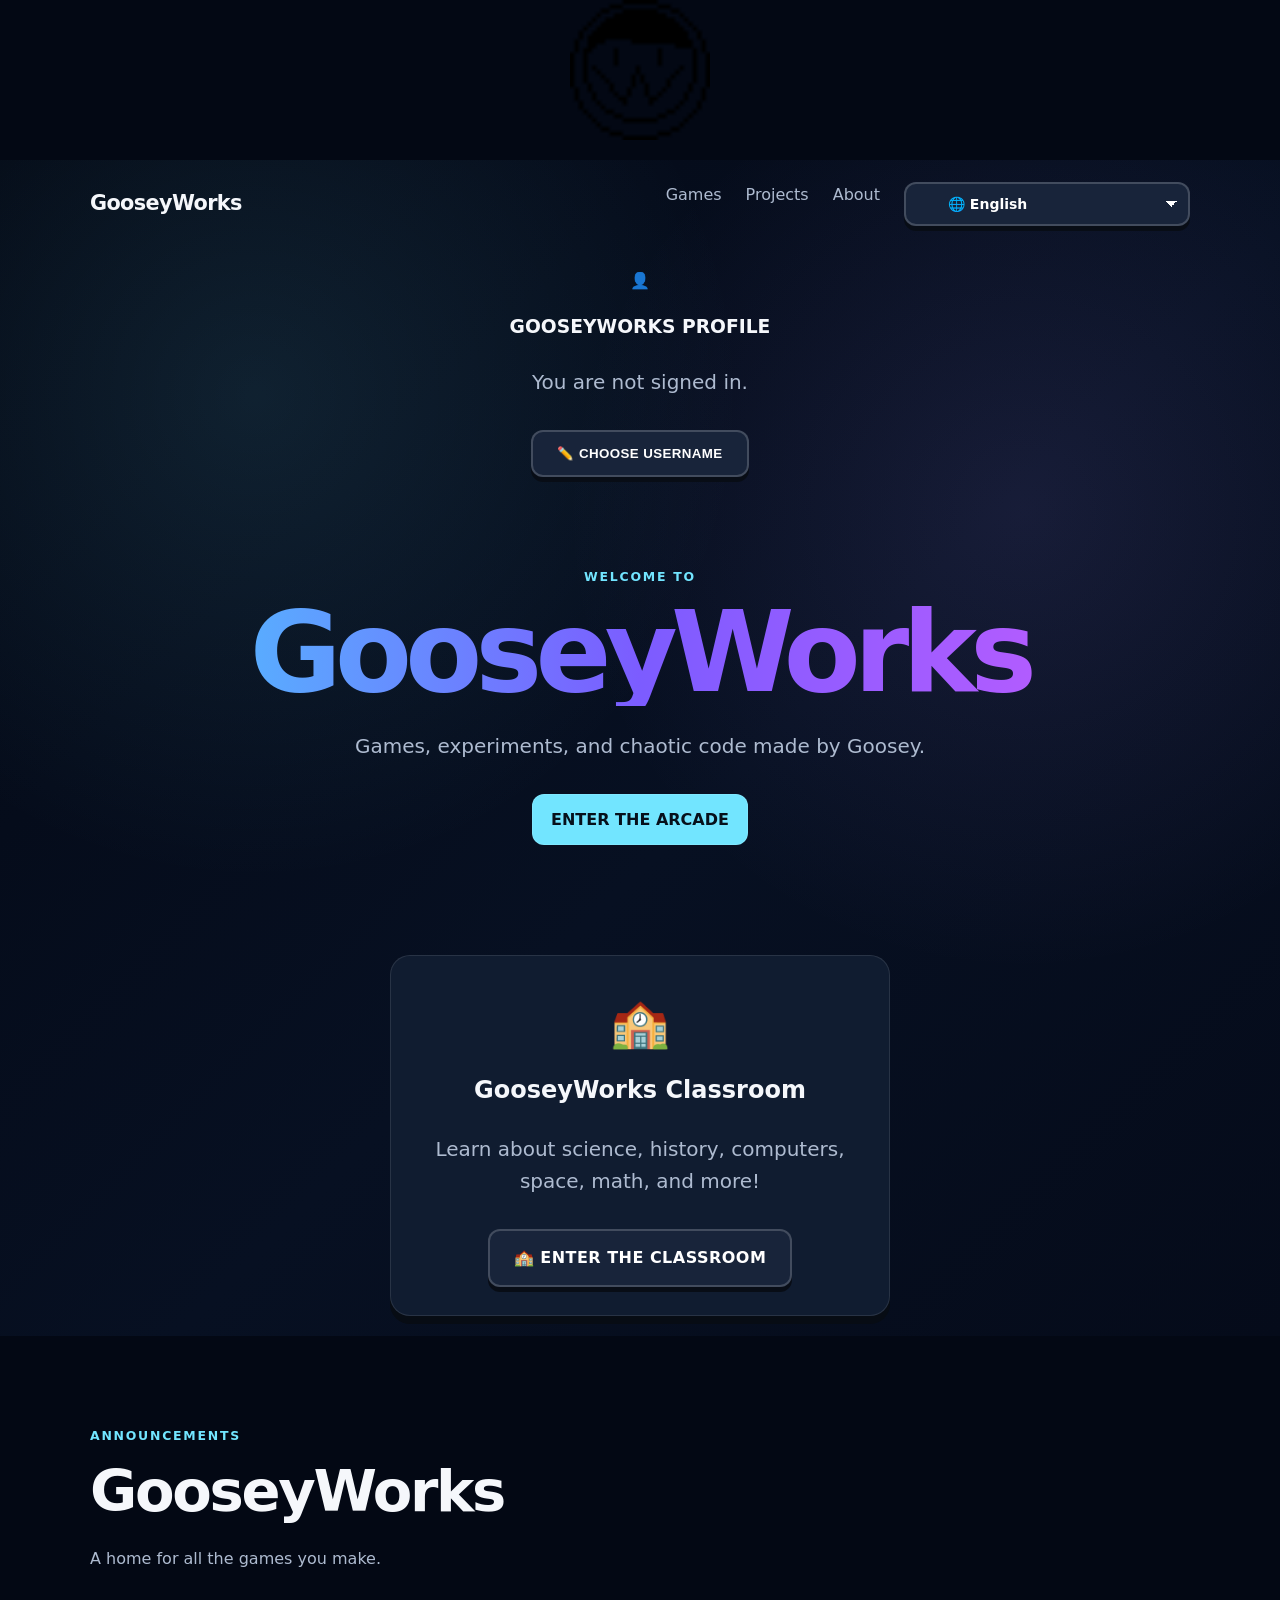
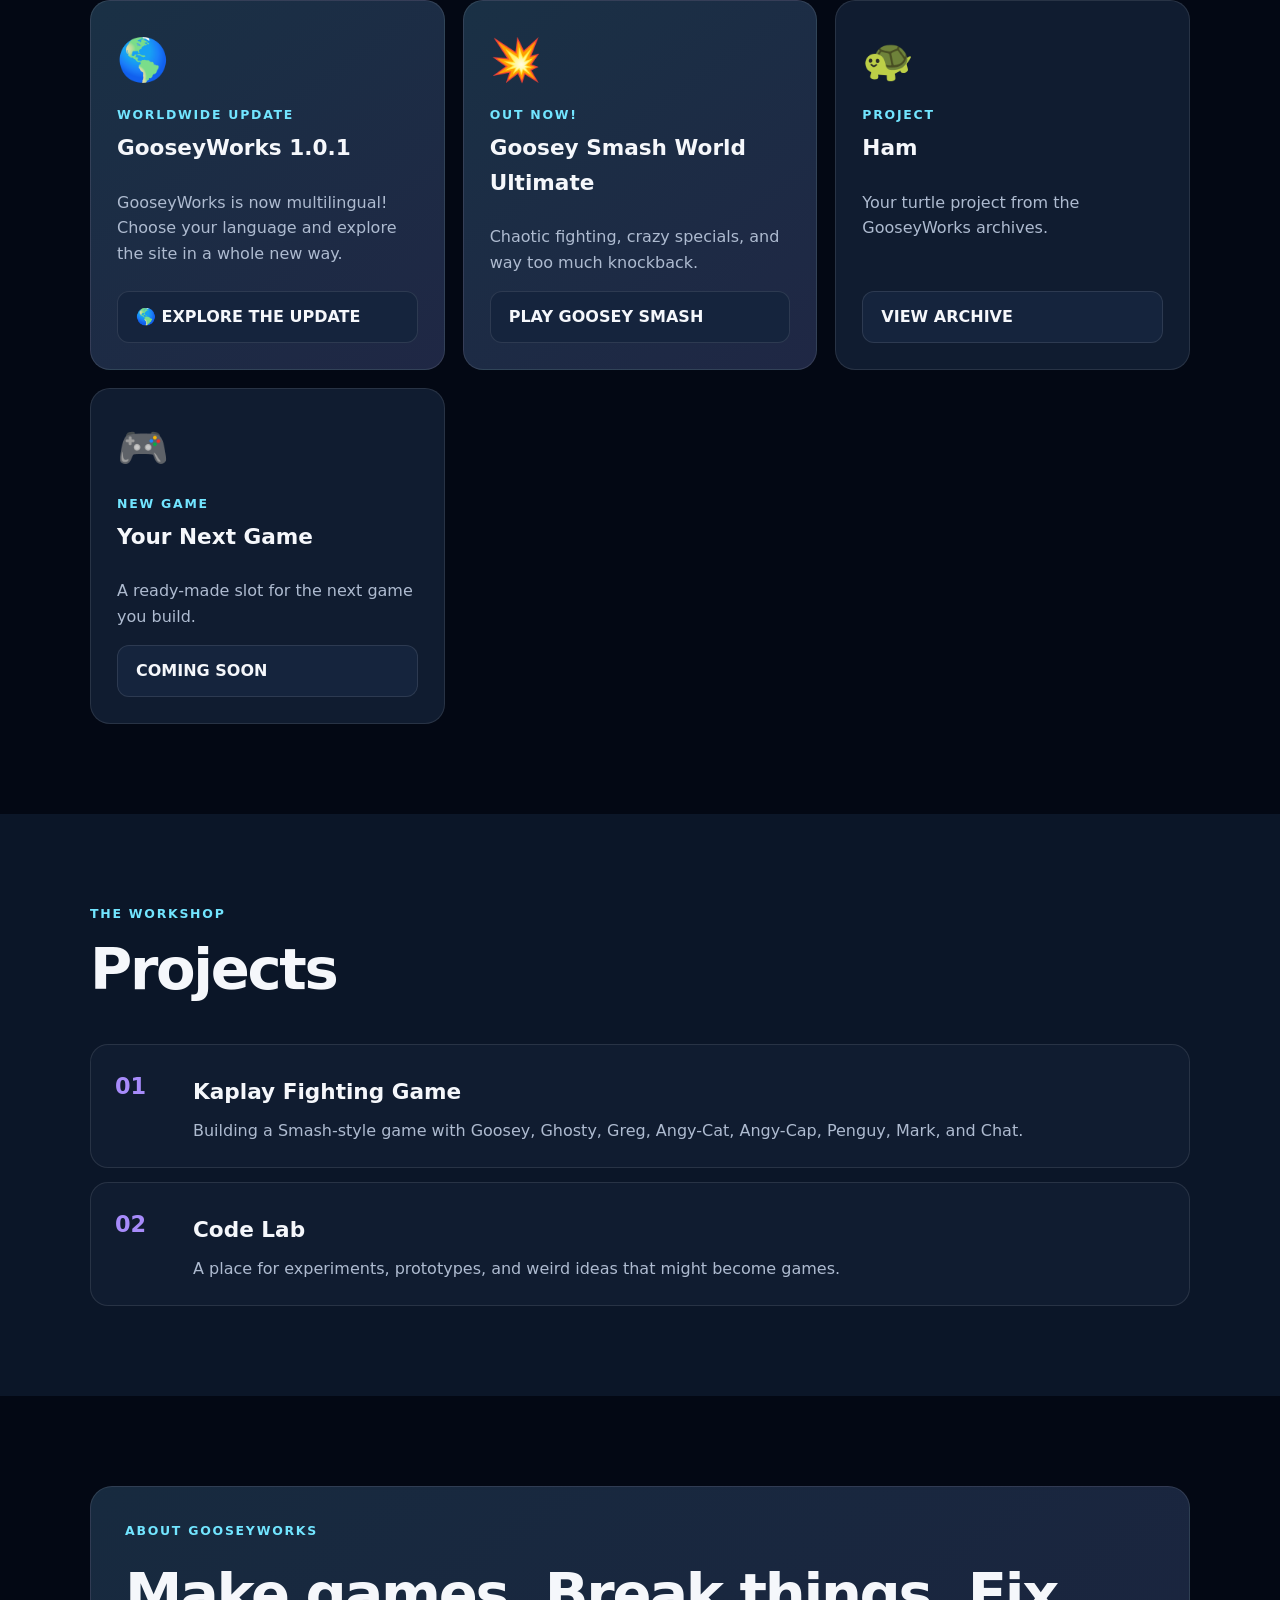
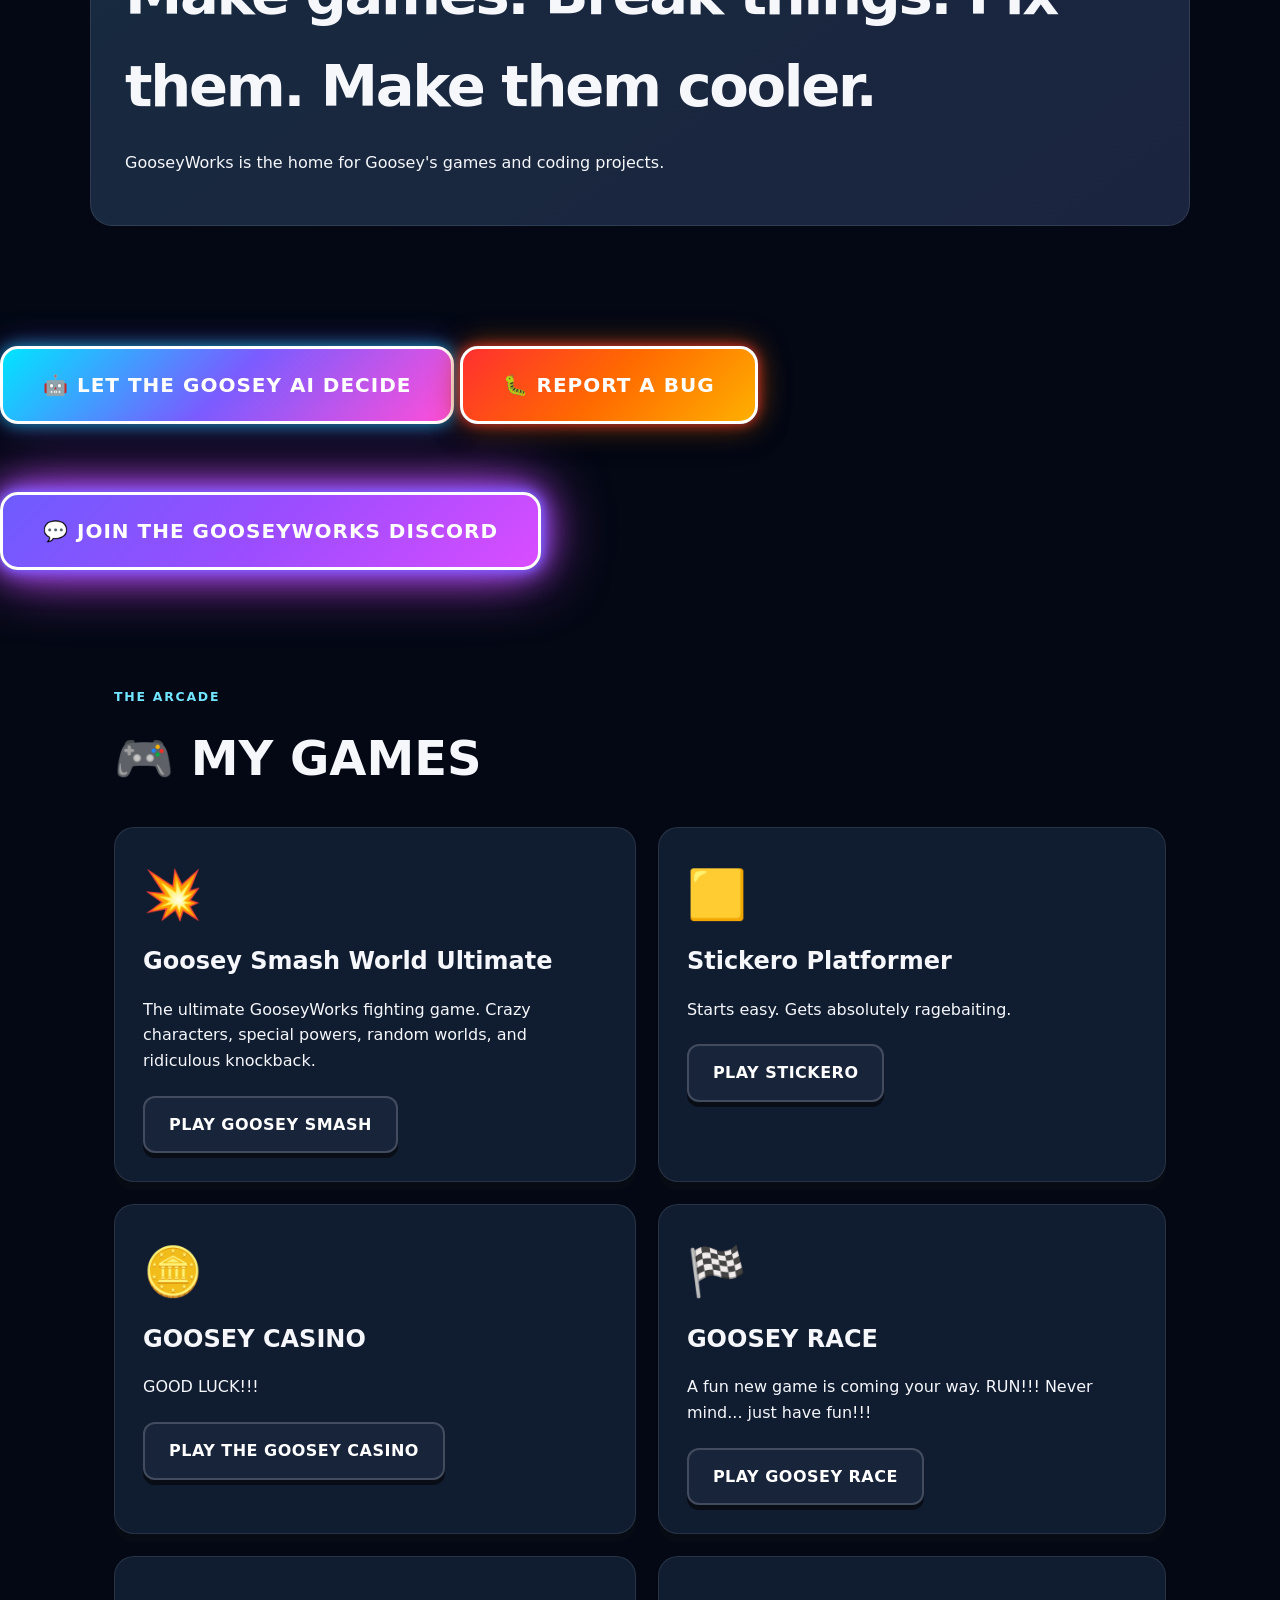
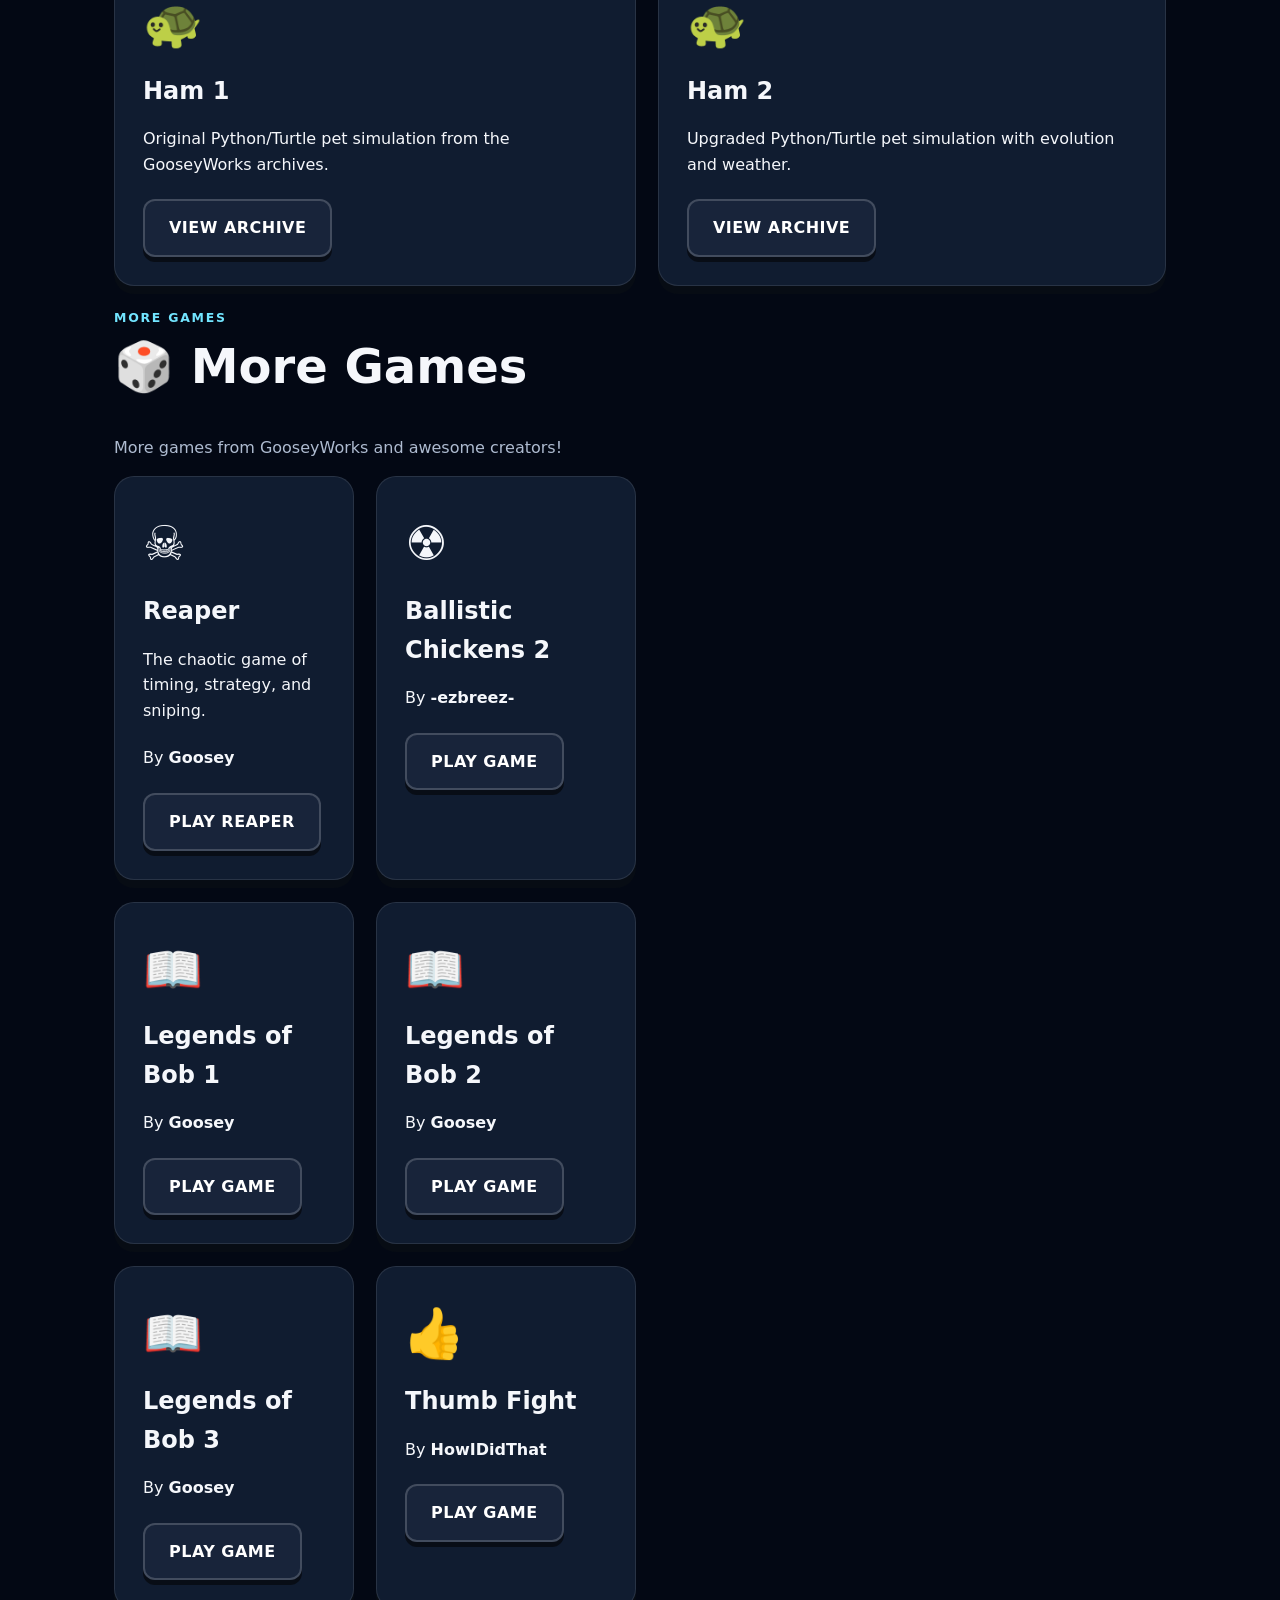
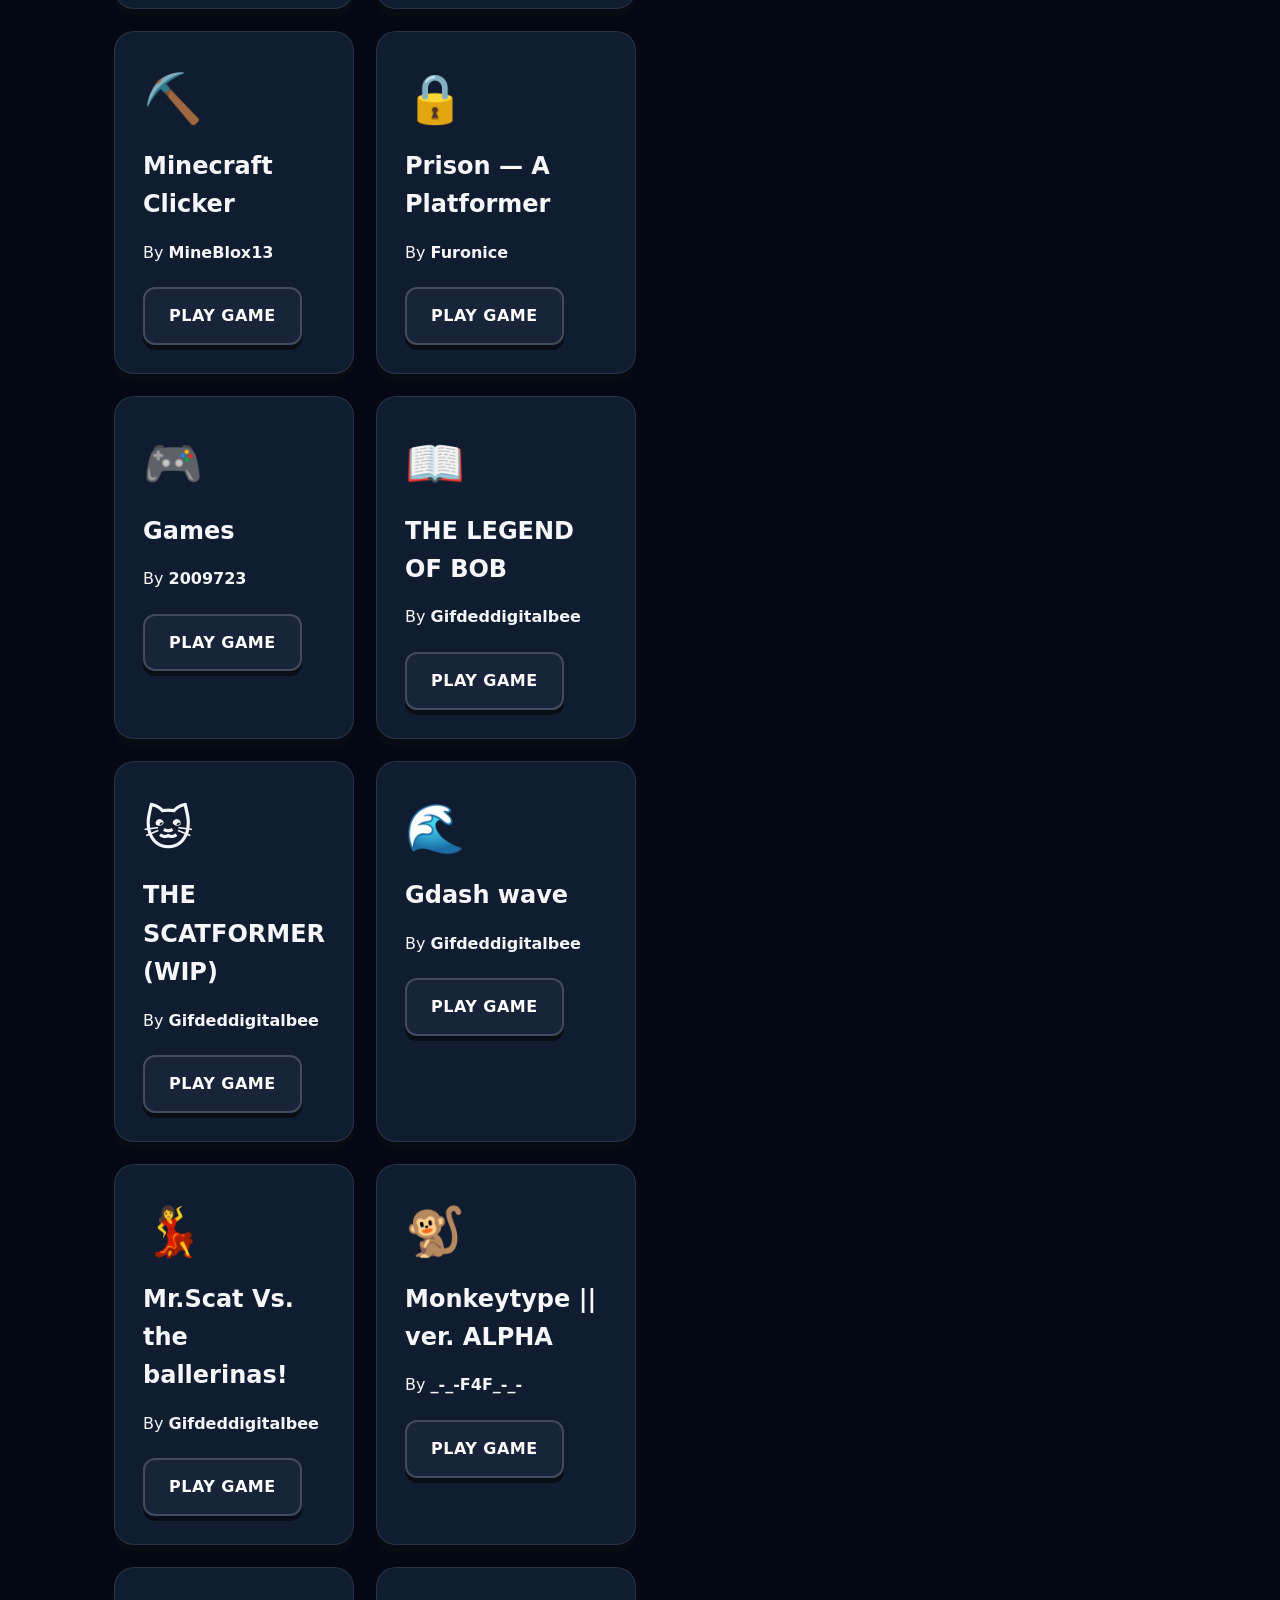
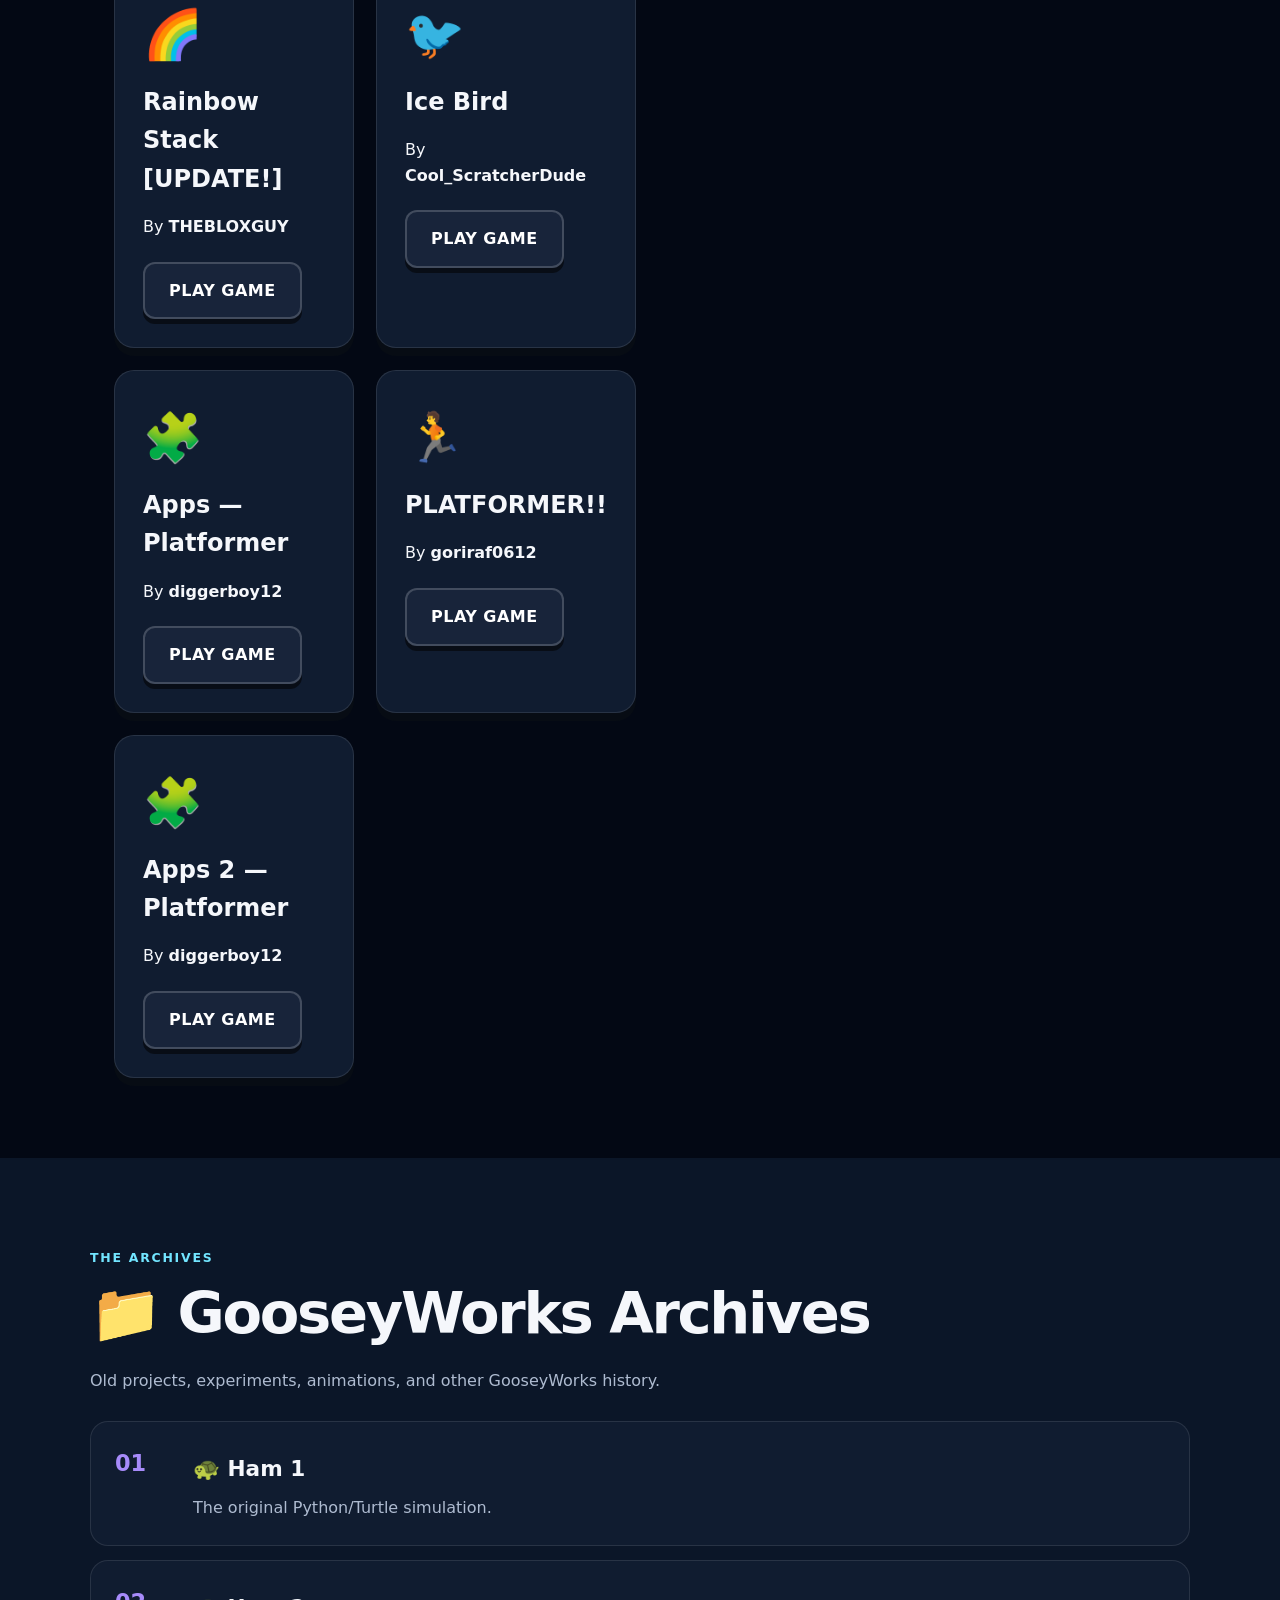
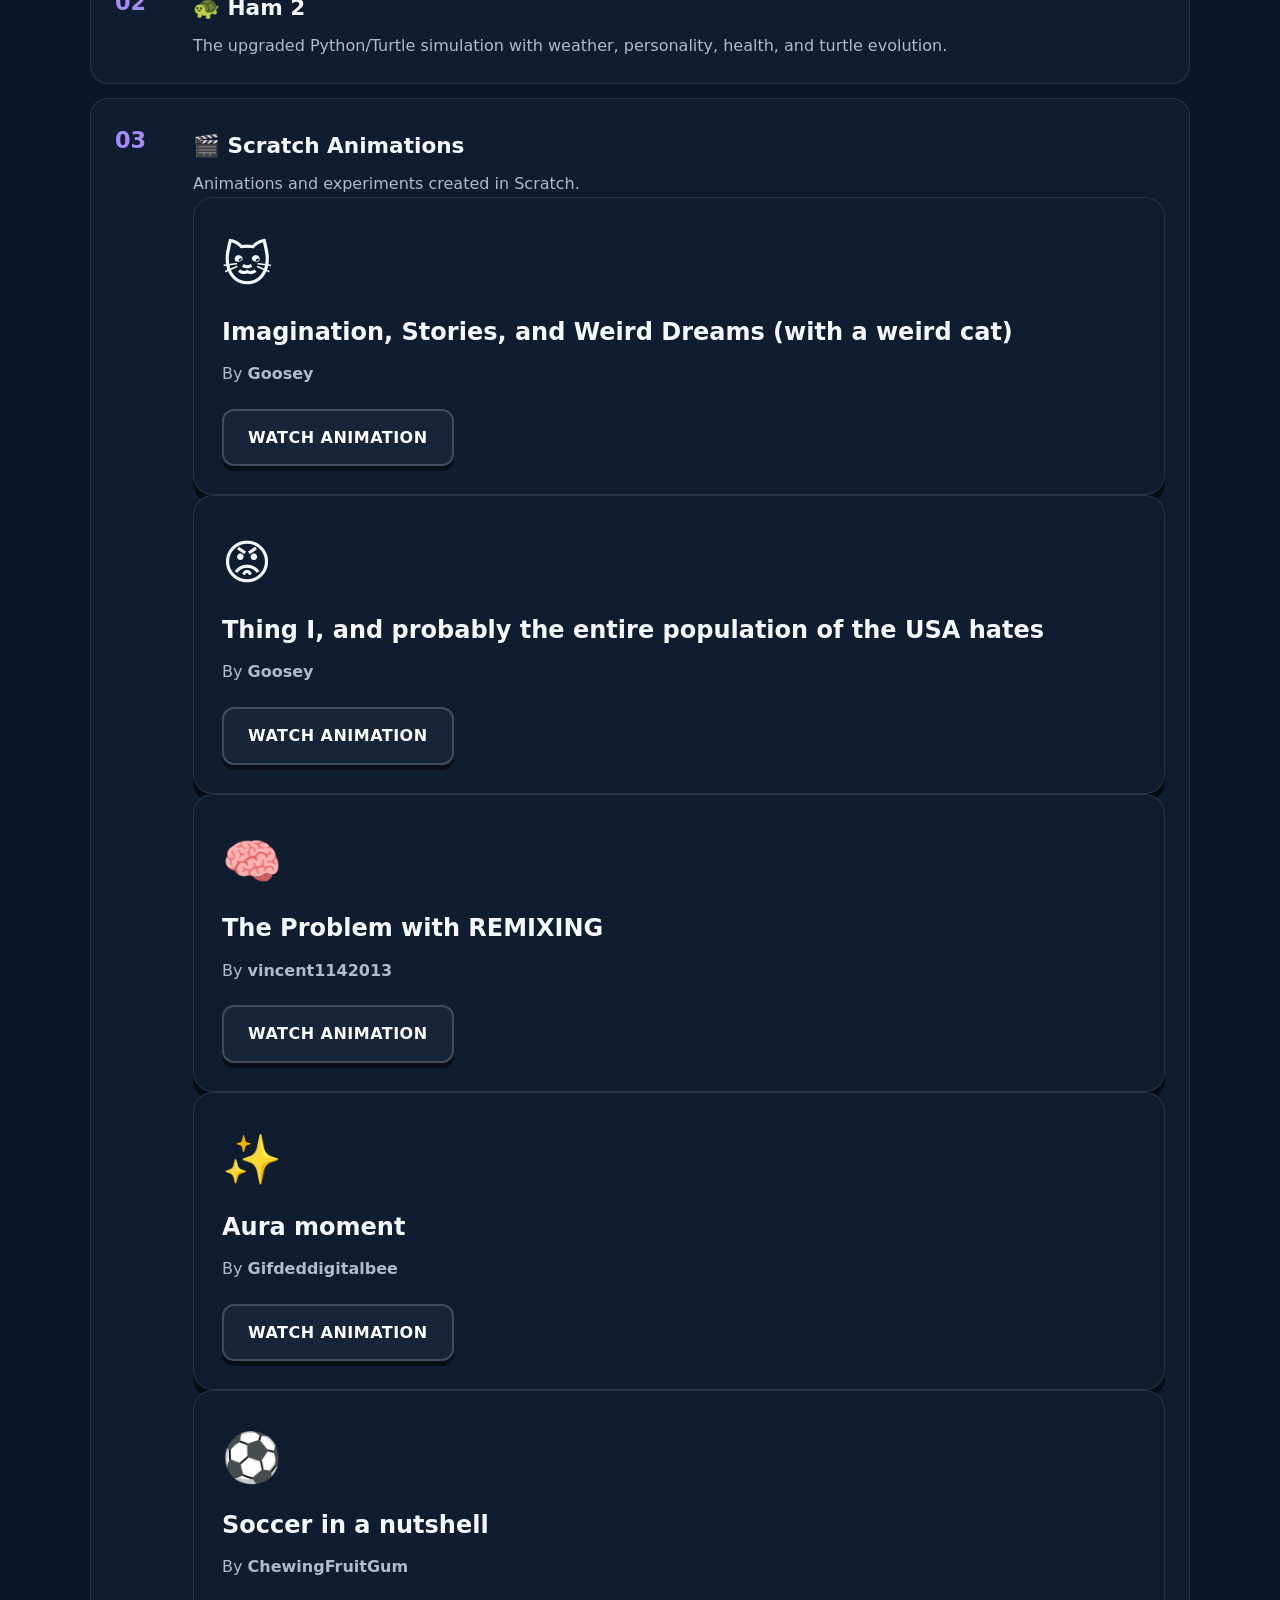
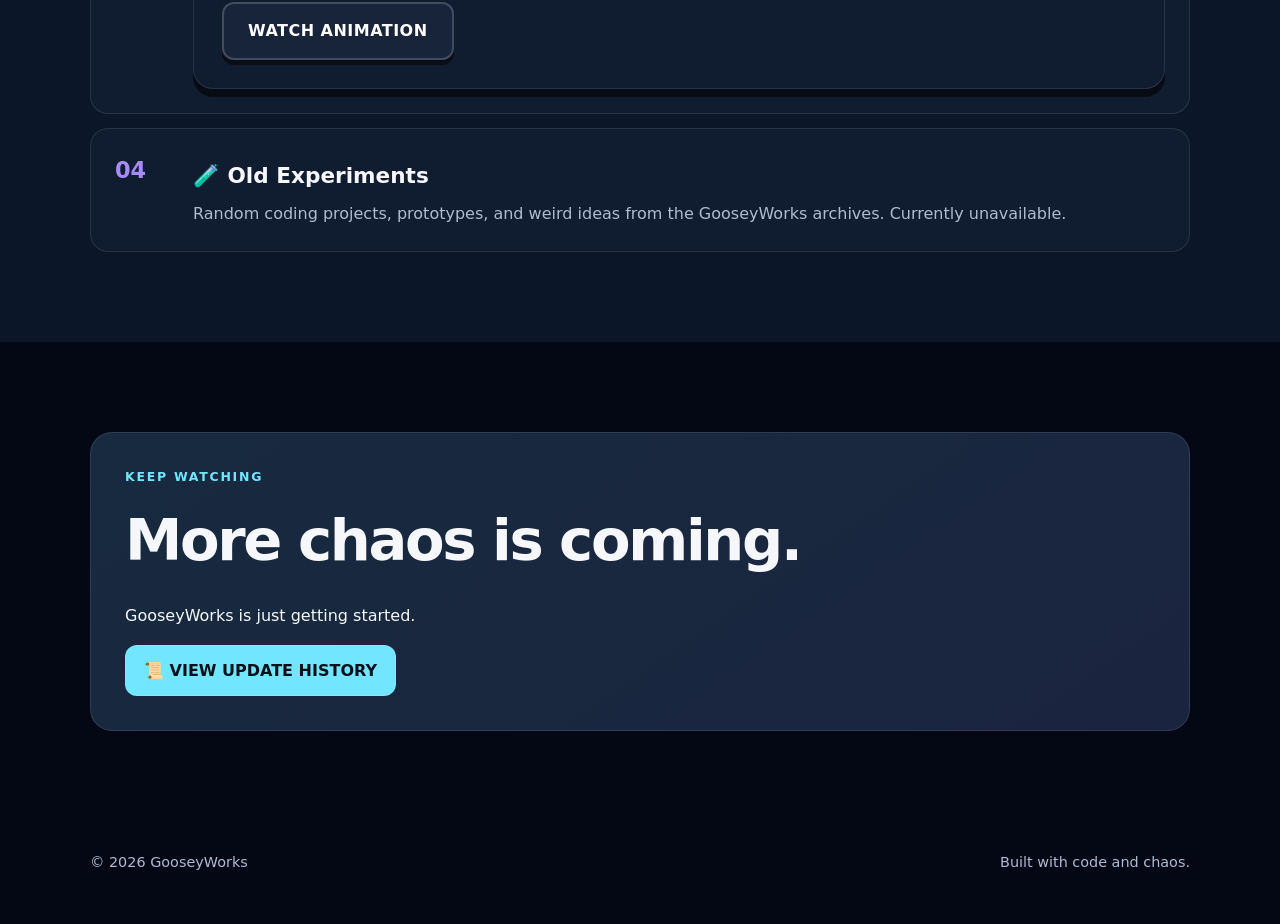
<file: index.html>
<!doctype html>
<html lang="en">
<head>
  <meta charset="utf-8">
  <meta name="viewport" content="width=device-width, initial-scale=1">

  <title>GooseyWorks</title>

  <link rel="stylesheet" href="style.css">
  <link rel="icon" type="image/png" href="logo.png">
</head>

<body>

  <img
    src="logo.png"
    alt="GooseyWorks logo"
    class="site-logo"
  >

  <header class="hero">

    <nav class="nav">

      <div class="logo">GooseyWorks</div>

      <div class="nav-links">

        <a href="#arcade" data-i18n="navGames">Games</a>
        <a href="#projects" data-i18n="navProjects">Projects</a>
        <a href="#about" data-i18n="navAbout">About</a>

        <!-- LANGUAGE SELECTOR -->
        <select
          id="languageSelect"
          class="language-select"
          aria-label="Language"
        >
          <option value="en">🌐 English</option>
          <option value="es">🇪🇸 Español</option>
          <option value="fr">🇫🇷 Français</option>
          <option value="de">🇩🇪 Deutsch</option>
          <option value="nl">🇳🇱 Nederlands</option>

          <option value="zh-CN">🇨🇳 中文 — 简体中文（普通话）</option>
          <option value="zh-TW">🇹🇼 中文 — 繁體中文（國語）</option>

          <option value="yue-CN">🇨🇳 粤语 — 简体中文</option>
          <option value="yue-TW">🇭🇰 粵語 — 繁體中文</option>

          <option value="ja">🇯🇵 日本語</option>
          <option value="ko">🇰🇷 한국어</option>
        </select>

      </div>
    </nav>
<div class="profile-card">

  <div class="profile-icon">👤</div>

  <h3>GOOSEYWORKS PROFILE</h3>

  <p id="usernameDisplay">
    You are not signed in.
  </p>

  <button
    class="game-button"
    onclick="openUsernameBox()"
    id="usernameButton"
  >
    ✏️ CHOOSE USERNAME
  </button>

</div>
    <div class="hero-content">

      <div class="eyebrow" data-i18n="welcome">
        WELCOME TO
      </div>

      <h1>GooseyWorks</h1>

      <p data-i18n="heroDescription">
        Games, experiments, and chaotic code made by Goosey.
      </p>

      <a
        class="button"
        href="#arcade"
        data-i18n="enterArcade"
      >
        ENTER THE ARCADE
      </a>

    </div>
<div class="game-card">
    <div class="game-card-icon">🏫</div>

    <h3 data-i18n="classroomTitle">
        GOOSEYWORKS CLASSROOM
    </h3>

    <p data-i18n="classroomDescription">
        Learn about science, history, computers, space, math, and more!
    </p>

    <a
        href="classroom.html"
        class="game-button"
        data-i18n="classroomButton"
    >
        🏫 ENTER THE CLASSROOM
    </a>
</div>
  </header>


  <main>
<!-- ========================= -->

<!-- ANNOUNCEMENTS -->

<!-- ========================= -->

<section id="announcements" class="section">

  <div class="eyebrow" data-i18n="announcements">
    Announcements
  </div>

  <h2>GooseyWorks</h2>

  <p
    class="section-intro"
    data-i18n="announcementIntro"
  >
    A home for all the games you make.
  </p>

  <div class="grid">

<!-- GOOSEYWORKS 1.0.1 -->

<article class="card featured">

  <div class="icon">🌎</div>

  <div
    class="tag"
    data-i18n="update101Tag"
  >
    WORLDWIDE UPDATE
  </div>

  <h3 data-i18n="update101Title">
    GooseyWorks 1.0.1
  </h3>

  <p data-i18n="update101Description">
    GooseyWorks is now multilingual! Choose your language and explore the site in a whole new way.
  </p>

  <a
    class="card-button"
    href="#"
    data-i18n="update101Button"
  >
    🌎 EXPLORE THE UPDATE
  </a>

</article>


<!-- GOOSEY SMASH -->

<article class="card featured">

  <div class="icon">💥</div>

  <div
    class="tag"
    data-i18n="outNow"
  >
    OUT NOW!
  </div>

  <h3>
    Goosey Smash World Ultimate
  </h3>

  <p data-i18n="smashDescription">
    Chaotic fighting, crazy specials,
    and way too much knockback.
  </p>

  <a
    class="card-button"
    href="games/goosey-smash-word-ultimatee/"
    data-i18n="playGooseySmash"
  >
    PLAY GOOSEY SMASH
  </a>

</article>


<!-- HAM -->

<article class="card">

  <div class="icon">🐢</div>

  <div
    class="tag"
    data-i18n="projectTag"
  >
    PROJECT
  </div>

  <h3>Ham</h3>

  <p data-i18n="hamDescription">
    Your turtle project from the GooseyWorks archives.
  </p>

  <a
    class="card-button"
    href="#archives"
    data-i18n="viewArchive"
  >
    VIEW ARCHIVE
  </a>

</article>


<!-- NEXT GAME -->

<article class="card">

  <div class="icon">🎮</div>

  <div
    class="tag"
    data-i18n="newGame"
  >
    NEW GAME
  </div>

  <h3 data-i18n="nextGame">
    Your Next Game
  </h3>

  <p data-i18n="nextGameDescription">
    A ready-made slot for the next game you build.
  </p>

  <a
    class="card-button"
    href="#"
    data-i18n="comingSoon"
  >
    COMING SOON
  </a>

</article>
  </div>

</section>
    </section>


    <!-- ========================= -->
    <!-- PROJECTS -->
    <!-- ========================= -->

    <section id="projects" class="section alt">

      <div
        class="eyebrow"
        data-i18n="workshop"
      >
        THE WORKSHOP
      </div>

      <h2 data-i18n="projectsTitle">
        Projects
      </h2>


      <div class="project-list">


        <div class="project">

          <div class="number">01</div>

          <div>

            <h3 data-i18n="kaplayTitle">
              Kaplay Fighting Game
            </h3>

            <p data-i18n="kaplayDescription">
              Building a Smash-style game with Goosey,
              Ghosty, Greg, Angy-Cat, Angy-Cap, Penguy,
              Mark, and Chat.
            </p>

          </div>

        </div>


        <div class="project">

          <div class="number">02</div>

          <div>

            <h3 data-i18n="codeLab">
              Code Lab
            </h3>

            <p data-i18n="codeLabDescription">
              A place for experiments, prototypes,
              and weird ideas that might become games.
            </p>

          </div>

        </div>


      </div>

    </section>


    <!-- ========================= -->
    <!-- ABOUT -->
    <!-- ========================= -->

    <section id="about" class="section">

      <div class="about-box">

        <div
          class="eyebrow"
          data-i18n="aboutGooseyworks"
        >
          ABOUT GOOSEYWORKS
        </div>

        <h2 data-i18n="aboutTitle">
          Make games. Break things.
          Fix them. Make them cooler.
        </h2>

        <p data-i18n="aboutDescription">
          GooseyWorks is the home for Goosey's
          games and coding projects.
        </p>

      </div>

    </section>


    <!-- ========================= -->
    <!-- GOOSEY AI -->
    <!-- ========================= -->

    <a
      href="ai-game-decider.html"
      class="ai-button"
      data-i18n="aiButton"
    >
      🤖 LET THE GOOSEY AI DECIDE
    </a>
    <!-- ========================= -->
    <!-- BUG REPORT -->
    <!-- ========================= -->

    <a
      href="bug-report.html"
      class="bug-button"
      data-i18n="reportBug"
    >
      🐛 REPORT A BUG
    </a>
<a
    href="https://discord.gg/WaKRTxxuV"
    target="_blank"
    rel="noopener noreferrer"
    class="discord-button"
    data-i18n="discordButton"
>
    💬 Join the GooseyWorks Discord
</a>
    <!-- ========================= -->
    <!-- ARCADE -->
    <!-- ========================= -->

    <section
      id="arcade"
      class="games-section"
    >

      <p
        class="eyebrow"
        data-i18n="arcade"
      >
        THE ARCADE
      </p>

      <h2 data-i18n="myGames">
        🎮 MY GAMES
      </h2>


      <div class="games-grid">


        <!-- GOOSEY SMASH -->

        <div class="game-card">

          <div class="game-card-icon">💥</div>

          <h3>
            Goosey Smash World Ultimate
          </h3>

          <p data-i18n="smashFullDescription">
            The ultimate GooseyWorks fighting game.
            Crazy characters, special powers, random worlds,
            and ridiculous knockback.
          </p>

          <a
            href="games/goosey-smash-word-ultimatee/"
            class="game-button"
            data-i18n="playGooseySmash"
          >
            PLAY GOOSEY SMASH
          </a>

        </div>


        <!-- STICKERO -->

        <div class="game-card">

          <div class="game-card-icon">🟨</div>

          <h3>
            Stickero Platformer
          </h3>

          <p data-i18n="stickeroDescription">
            Starts easy. Gets absolutely ragebaiting.
          </p>

          <a
            href="games/stickero/"
            class="game-button"
            data-i18n="playStickero"
          >
            PLAY STICKERO
          </a>

        </div>


        <!-- GOOSEY SMASH -->
<div class="game-card">

  <div class="game-card-icon">🪙</div>

  <h3>
    GOOSEY CASINO
  </h3>

  <p data-i18n="goodLuck">
    GOOD LUCK!!!
  </p>

  <a
    href="goosey-casino.html"
    class="game-button"
    data-i18n="playGooseyCasino"
    data-under-construction
  >
    PLAY THE GOOSEY CASINO
  </a>

</div>


<div class="game-card">

  <div class="game-card-icon">🏁</div>

  <h3>
    GOOSEY RACE
  </h3>

  <p data-i18n="gooseyRaceDescription">
    A fun new game is coming your way. RUN!!! Never mind... just have fun!!!
  </p>

  <a
    href="goosey-race.html"
    class="game-button"
    data-i18n="playGooseyRace"
    data-under-construction
  >
    PLAY GOOSEY RACE
  </a>

</div>   <!-- HAM 1 -->

        <div class="game-card">

          <div class="game-card-icon">🐢</div>

          <h3>Ham 1</h3>

          <p data-i18n="ham1Description">
            Original Python/Turtle pet simulation
            from the GooseyWorks archives.
          </p>

          <a
            href="#archives"
            class="game-button"
            data-i18n="viewArchive"
          >
            VIEW ARCHIVE
          </a>

        </div>


        <!-- HAM 2 -->

        <div class="game-card">

          <div class="game-card-icon">🐢</div>

          <h3>Ham 2</h3>

          <p data-i18n="ham2Description">
            Upgraded Python/Turtle pet simulation
            with evolution and weather.
          </p>

          <a
            href="#archives"
            class="game-button"
            data-i18n="viewArchive"
          >
            VIEW ARCHIVE
          </a>

        </div>


        <!-- ========================= -->
        <!-- MORE GAMES -->
        <!-- ========================= -->

        <div class="more-games">

          <div
            class="eyebrow"
            data-i18n="moreGamesEyebrow"
          >
            MORE GAMES
          </div>

          <h2 data-i18n="moreGamesTitle">
            🎲 More Games
          </h2>

          <p
            class="section-intro"
            data-i18n="moreGamesDescription"
          >
            More games from GooseyWorks and awesome creators!
          </p>


          <div class="games-grid">


            <!-- REAPER -->

            <div class="game-card">

              <div class="game-card-icon">☠️</div>

              <h3>Reaper</h3>

              <p data-i18n="reaperDescription">
                The chaotic game of timing,
                strategy, and sniping.
              </p>

              <p>
                <span data-i18n="by">By</span>
                <strong>Goosey</strong>
              </p>

              <a
                href="https://artofproblemsolving.com/reaper"
                class="game-button"
                target="_blank"
                rel="noopener noreferrer"
                data-i18n="playReaper"
              >
                PLAY REAPER
              </a>

            </div>


            <!-- BALLISTIC CHICKENS 2 -->

            <div class="game-card">

              <div class="game-card-icon">☢️</div>

              <h3>Ballistic Chickens 2</h3>

              <p>
                <span data-i18n="by">By</span>
                <strong>-ezbreez-</strong>
              </p>

              <a
                href="https://scratch.mit.edu/projects/969222313"
                class="game-button"
                target="_blank"
                rel="noopener noreferrer"
                data-i18n="playGame"
              >
                PLAY GAME
              </a>

            </div>


            <!-- LEGENDS OF BOB 1 -->

            <div class="game-card">

              <div class="game-card-icon">📖</div>

              <h3>Legends of Bob 1</h3>

              <p>
                <span data-i18n="by">By</span>
                <strong>Goosey</strong>
              </p>

              <a
                href="https://scratch.mit.edu/projects/1314746023/"
                class="game-button"
                target="_blank"
                rel="noopener noreferrer"
                data-i18n="playGame"
              >
                PLAY GAME
              </a>

            </div>


            <!-- LEGENDS OF BOB 2 -->

            <div class="game-card">

              <div class="game-card-icon">📖</div>

              <h3>Legends of Bob 2</h3>

              <p>
                <span data-i18n="by">By</span>
                <strong>Goosey</strong>
              </p>

              <a
                href="https://scratch.mit.edu/projects/1330134065/"
                class="game-button"
                target="_blank"
                rel="noopener noreferrer"
                data-i18n="playGame"
              >
                PLAY GAME
              </a>

            </div>


            <!-- LEGENDS OF BOB 3 -->

            <div class="game-card">

              <div class="game-card-icon">📖</div>

              <h3>Legends of Bob 3</h3>

              <p>
                <span data-i18n="by">By</span>
                <strong>Goosey</strong>
              </p>

              <a
                href="https://scratch.mit.edu/projects/1330191852/"
                class="game-button"
                target="_blank"
                rel="noopener noreferrer"
                data-i18n="playGame"
              >
                PLAY GAME
              </a>

            </div>


            <!-- THUMB FIGHT -->

            <div class="game-card">

              <div class="game-card-icon">👍</div>

              <h3>Thumb Fight</h3>

              <p>
                <span data-i18n="by">By</span>
                <strong>HowIDidThat</strong>
              </p>

              <a
                href="https://scratch.mit.edu/projects/1366892438"
                class="game-button"
                target="_blank"
                rel="noopener noreferrer"
                data-i18n="playGame"
              >
                PLAY GAME
              </a>

            </div>


            <!-- MINECRAFT CLICKER -->

            <div class="game-card">

              <div class="game-card-icon">⛏️</div>

              <h3>Minecraft Clicker</h3>

              <p>
                <span data-i18n="by">By</span>
                <strong>MineBlox13</strong>
              </p>

              <a
                href="https://scratch.mit.edu/projects/21610188"
                class="game-button"
                target="_blank"
                rel="noopener noreferrer"
                data-i18n="playGame"
              >
                PLAY GAME
              </a>

            </div>


            <!-- PRISON -->

            <div class="game-card">

              <div class="game-card-icon">🔒</div>

              <h3>Prison — A Platformer</h3>

              <p>
                <span data-i18n="by">By</span>
                <strong>Furonice</strong>
              </p>

              <a
                href="https://scratch.mit.edu/projects/1351042859/"
                class="game-button"
                target="_blank"
                rel="noopener noreferrer"
                data-i18n="playGame"
              >
                PLAY GAME
              </a>

            </div>


            <!-- GAMES -->

            <div class="game-card">

              <div class="game-card-icon">🎮</div>

              <h3>Games</h3>

              <p>
                <span data-i18n="by">By</span>
                <strong>2009723</strong>
              </p>

              <a
                href="https://scratch.mit.edu/projects/153271852/"
                class="game-button"
                target="_blank"
                rel="noopener noreferrer"
                data-i18n="playGame"
              >
                PLAY GAME
              </a>

            </div>


            <!-- THE LEGEND OF BOB -->

            <div class="game-card">

              <div class="game-card-icon">📖</div>

              <h3>THE LEGEND OF BOB</h3>

              <p>
                <span data-i18n="by">By</span>
                <strong>Gifdeddigitalbee</strong>
              </p>

              <a
                href="https://scratch.mit.edu/projects/1313802609/"
                class="game-button"
                target="_blank"
                rel="noopener noreferrer"
                data-i18n="playGame"
              >
                PLAY GAME
              </a>

            </div>


            <!-- THE SCATFORMER -->

            <div class="game-card">

              <div class="game-card-icon">🐱</div>

              <h3>THE SCATFORMER (WIP)</h3>

              <p>
                <span data-i18n="by">By</span>
                <strong>Gifdeddigitalbee</strong>
              </p>

              <a
                href="https://scratch.mit.edu/projects/1291443111/"
                class="game-button"
                target="_blank"
                rel="noopener noreferrer"
                data-i18n="playGame"
              >
                PLAY GAME
              </a>

            </div>


            <!-- GDASH WAVE -->

            <div class="game-card">

              <div class="game-card-icon">🌊</div>

              <h3>Gdash wave</h3>

              <p>
                <span data-i18n="by">By</span>
                <strong>Gifdeddigitalbee</strong>
              </p>

              <a
                href="https://scratch.mit.edu/projects/1290977606/"
                class="game-button"
                target="_blank"
                rel="noopener noreferrer"
                data-i18n="playGame"
              >
                PLAY GAME
              </a>

            </div>


            <!-- MR SCAT -->

            <div class="game-card">

              <div class="game-card-icon">💃</div>

              <h3>Mr.Scat Vs. the ballerinas!</h3>

              <p>
                <span data-i18n="by">By</span>
                <strong>Gifdeddigitalbee</strong>
              </p>

              <a
                href="https://scratch.mit.edu/projects/1289963235/"
                class="game-button"
                target="_blank"
                rel="noopener noreferrer"
                data-i18n="playGame"
              >
                PLAY GAME
              </a>

            </div>


            <!-- MONKEYTYPE -->

            <div class="game-card">

              <div class="game-card-icon">🐒</div>

              <h3>Monkeytype || ver. ALPHA</h3>

              <p>
                <span data-i18n="by">By</span>
                <strong>_-_-F4F_-_-</strong>
              </p>

              <a
                href="https://scratch.mit.edu/projects/1367797117/"
                class="game-button"
                target="_blank"
                rel="noopener noreferrer"
                data-i18n="playGame"
              >
                PLAY GAME
              </a>

            </div>


            <!-- RAINBOW STACK -->

            <div class="game-card">

              <div class="game-card-icon">🌈</div>

              <h3>Rainbow Stack [UPDATE!]</h3>

              <p>
                <span data-i18n="by">By</span>
                <strong>THEBLOXGUY</strong>
              </p>

              <a
                href="https://scratch.mit.edu/projects/1067960461/"
                class="game-button"
                target="_blank"
                rel="noopener noreferrer"
                data-i18n="playGame"
              >
                PLAY GAME
              </a>

            </div>


            <!-- ICE BIRD -->

            <div class="game-card">

              <div class="game-card-icon">🐦</div>

              <h3>Ice Bird</h3>

              <p>
                <span data-i18n="by">By</span>
                <strong>Cool_ScratcherDude</strong>
              </p>

              <a
                href="https://scratch.mit.edu/projects/1012918268/"
                class="game-button"
                target="_blank"
                rel="noopener noreferrer"
                data-i18n="playGame"
              >
                PLAY GAME
              </a>

            </div>


            <!-- APPS PLATFORMER -->

            <div class="game-card">

              <div class="game-card-icon">🧩</div>

              <h3>Apps — Platformer</h3>

              <p>
                <span data-i18n="by">By</span>
                <strong>diggerboy12</strong>
              </p>

              <a
                href="https://scratch.mit.edu/projects/335935823/"
                class="game-button"
                target="_blank"
                rel="noopener noreferrer"
                data-i18n="playGame"
              >
                PLAY GAME
              </a>

            </div>


            <!-- PLATFORMER -->

            <div class="game-card">

              <div class="game-card-icon">🏃</div>

              <h3>PLATFORMER!!</h3>

              <p>
                <span data-i18n="by">By</span>
                <strong>goriraf0612</strong>
              </p>

              <a
                href="https://scratch.mit.edu/projects/853110869/"
                class="game-button"
                target="_blank"
                rel="noopener noreferrer"
                data-i18n="playGame"
              >
                PLAY GAME
              </a>

            </div>


            <!-- APPS 2 -->

            <div class="game-card">

              <div class="game-card-icon">🧩</div>

              <h3>Apps 2 — Platformer</h3>

              <p>
                <span data-i18n="by">By</span>
                <strong>diggerboy12</strong>
              </p>

              <a
                href="https://scratch.mit.edu/projects/429827250/"
                class="game-button"
                target="_blank"
                rel="noopener noreferrer"
                data-i18n="playGame"
              >
                PLAY GAME
              </a>

            </div>


          </div>

        </div>

      </div>

    </section>


    <!-- ========================= -->
    <!-- ARCHIVES -->
    <!-- ========================= -->

    <section
      id="archives"
      class="section alt"
    >

      <div
        class="eyebrow"
        data-i18n="archives"
      >
        THE ARCHIVES
      </div>

      <h2 data-i18n="archivesTitle">
        📁 GooseyWorks Archives
      </h2>

      <p
        class="section-intro"
        data-i18n="archivesDescription"
      >
        Old projects, experiments, animations,
        and other GooseyWorks history.
      </p>


      <div class="project-list">


        <!-- HAM 1 -->

        <a
          href="archives/ham1/index.html"
          class="project archive-project"
        >

          <div class="number">01</div>

          <div>

            <h3>🐢 Ham 1</h3>

            <p data-i18n="archiveHam1">
              The original Python/Turtle simulation.
            </p>

          </div>

        </a>


        <!-- HAM 2 -->

        <a
          href="archives/ham2/index.html"
          class="project archive-project"
        >

          <div class="number">02</div>

          <div>

            <h3>🐢 Ham 2</h3>

            <p data-i18n="archiveHam2">
              The upgraded Python/Turtle simulation
              with weather, personality, health,
              and turtle evolution.
            </p>

          </div>

        </a>


        <!-- SCRATCH ANIMATIONS -->

        <div class="project">

          <div class="number">03</div>

          <div>

            <h3 data-i18n="scratchAnimations">
              🎬 Scratch Animations
            </h3>

            <p data-i18n="scratchAnimationsDescription">
              Animations and experiments created in Scratch.
            </p>


            <div class="archive-games">


              <!-- IMAGINATION -->

              <div class="game-card">

                <div class="game-card-icon">🐱</div>

                <h3>
                  Imagination, Stories, and Weird Dreams
                  (with a weird cat)
                </h3>

                <p>
                  <span data-i18n="by">By</span>
                  <strong>Goosey</strong>
                </p>

                <a
                  href="https://scratch.mit.edu/projects/1331407830"
                  class="game-button"
                  target="_blank"
                  rel="noopener noreferrer"
                  data-i18n="watchAnimation"
                >
                  WATCH ANIMATION
                </a>

              </div>


              <!-- THING I HATE -->

              <div class="game-card">

                <div class="game-card-icon">😡</div>

                <h3>
                  Thing I, and probably the entire
                  population of the USA hates
                </h3>

                <p>
                  <span data-i18n="by">By</span>
                  <strong>Goosey</strong>
                </p>

                <a
                  href="https://scratch.mit.edu/projects/1330515370/"
                  class="game-button"
                  target="_blank"
                  rel="noopener noreferrer"
                  data-i18n="watchAnimation"
                >
                  WATCH ANIMATION
                </a>

              </div>


              <!-- PROBLEM WITH REMIXING -->

              <div class="game-card">

                <div class="game-card-icon">🧠</div>

                <h3>
                  The Problem with REMIXING
                </h3>

                <p>
                  <span data-i18n="by">By</span>
                  <strong>vincent1142013</strong>
                </p>

                <a
                  href="https://scratch.mit.edu/projects/1351011063/"
                  class="game-button"
                  target="_blank"
                  rel="noopener noreferrer"
                  data-i18n="watchAnimation"
                >
                  WATCH ANIMATION
                </a>

              </div>


              <!-- AURA MOMENT -->

              <div class="game-card">

                <div class="game-card-icon">✨</div>

                <h3>Aura moment</h3>

                <p>
                  <span data-i18n="by">By</span>
                  <strong>Gifdeddigitalbee</strong>
                </p>

                <a
                  href="https://scratch.mit.edu/projects/1046604803/"
                  class="game-button"
                  target="_blank"
                  rel="noopener noreferrer"
                  data-i18n="watchAnimation"
                >
                  WATCH ANIMATION
                </a>

              </div>


              <!-- SOCCER -->

              <div class="game-card">

                <div class="game-card-icon">⚽</div>

                <h3>Soccer in a nutshell</h3>

                <p>
                  <span data-i18n="by">By</span>
                  <strong>ChewingFruitGum</strong>
                </p>

                <a
                  href="https://scratch.mit.edu/projects/450116968/"
                  class="game-button"
                  target="_blank"
                  rel="noopener noreferrer"
                  data-i18n="watchAnimation"
                >
                  WATCH ANIMATION
                </a>

              </div>


            </div>

          </div>

        </div>


        <!-- EXPERIMENTS -->

        <div class="project">

          <div class="number">04</div>

          <div>

            <h3 data-i18n="oldExperiments">
              🧪 Old Experiments
            </h3>

            <p data-i18n="oldExperimentsDescription">
              Random coding projects, prototypes,
              and weird ideas from the GooseyWorks archives.
              Currently unavailable.
            </p>

          </div>

        </div>


      </div>

    </section>


    <!-- ========================= -->
    <!-- UPDATE HISTORY BUTTON -->
    <!-- ========================= -->

    <section class="section">

      <div class="about-box">

        <div
          class="eyebrow"
          data-i18n="keepWatching"
        >
          KEEP WATCHING
        </div>

        <h2 data-i18n="moreChaos">
          More chaos is coming.
        </h2>

        <p data-i18n="justGettingStarted">
          GooseyWorks is just getting started.
        </p>

        <a
          class="button"
          href="updates.html"
          data-i18n="viewUpdateHistory"
        >
          📜 VIEW UPDATE HISTORY
        </a>

      </div>

    </section>

  </main>
<!DOCTYPE html>
  <!-- ========================= -->
  <!-- FOOTER -->
  <!-- ========================= -->

  <footer>

    <span>
      © 2026 GooseyWorks
    </span>

    <span data-i18n="builtWith">
      Built with code and chaos.
    </span>

  </footer>
  <!-- ========================= -->
<!-- USERNAME WINDOW -->
<!-- ========================= -->

<div
  id="usernameModal"
  style="
    display:none;
    position:fixed;
    inset:0;
    background:rgba(0,0,0,.8);
    z-index:9999;
    align-items:center;
    justify-content:center;
    padding:20px;
  "
>

  <div
    style="
      width:min(500px,95vw);
      background:#07140d;
      color:white;
      border:3px solid #d4af37;
      border-radius:22px;
      padding:30px;
      text-align:center;
      box-shadow:0 0 30px rgba(212,175,55,.3);
    "
  >

    <div style="font-size:55px;">
      🪿
    </div>

    <h2>
      CHOOSE YOUR GOOSEYWORKS USERNAME
    </h2>

    <p>
      Pick a funny, appropriate username!
    </p>

    <input
      id="usernameInput"
      type="text"
      maxlength="16"
      placeholder="GooseyFan123"
      style="
        width:90%;
        padding:14px;
        border-radius:10px;
        border:1px solid #456;
        background:#102319;
        color:white;
        font-size:18px;
      "
    >

    <p
      id="usernameError"
      style="
        color:#ff7777;
        min-height:24px;
      "
    ></p>

    <button
      class="game-button"
      onclick="saveUsername()"
    >
      ✅ SAVE USERNAME
    </button>

    <button
      class="game-button"
      onclick="closeUsernameBox()"
    >
      ← CANCEL
    </button>

  </div>

</div>

<!-- ========================= -->
<!-- LANGUAGE SYSTEM -->
<!-- ========================= -->

<style>
  :root {
    color-scheme: light;
  }

  html.dark-mode {
    color-scheme: dark;
  }

  html.dark-mode body {
    background-color: #151923 !important;
    color: #f1f5f9 !important;
  }

  html.dark-mode header,
  html.dark-mode nav,
  html.dark-mode footer,
  html.dark-mode section,
  html.dark-mode .card,
  html.dark-mode .game-card,
  html.dark-mode .project-card,
  html.dark-mode .announcement-card,
  html.dark-mode .modal-content {
    background-color: #202736;
    color: #f1f5f9;
  }

  html.dark-mode p,
  html.dark-mode h1,
  html.dark-mode h2,
  html.dark-mode h3,
  html.dark-mode h4,
  html.dark-mode label,
  html.dark-mode li {
    color: inherit;
  }

  html.dark-mode input,
  html.dark-mode textarea,
  html.dark-mode select {
    background-color: #151923;
    color: #f1f5f9;
    border-color: #475569;
  }

  #darkModeButton {
    cursor: pointer;
  }
</style>

<script>
(() => {
  "use strict";

  /* ========================= */
  /* TRANSLATIONS */
  /* ========================= */

  const translations = {
    en: {
      navGames: "Games",
      navProjects: "Projects",
      navAbout: "About",
      welcome: "WELCOME TO",
      heroDescription: "Games, experiments, and chaotic code made by Goosey.",
      enterArcade: "ENTER THE ARCADE",
      announcements: "Announcements",
      announcementIntro: "A home for all the games you make.",
      update101Tag: "WORLDWIDE UPDATE",
      update101Title: "GooseyWorks 1.0.1",
      update101Description: "GooseyWorks is now multilingual! Choose your language and explore the site in a whole new way.",
      update101Button: "🌎 EXPLORE THE UPDATE",
      outNow: "OUT NOW!",
      projectTag: "PROJECT",
      newGame: "NEW GAME",
      nextGame: "Your Next Game",
      nextGameDescription: "A ready-made slot for the next game you build.",
      comingSoon: "COMING SOON",
      smashDescription: "Chaotic fighting, crazy specials, and way too much knockback.",
      playGooseySmash: "PLAY GOOSEY SMASH",
      hamDescription: "Your turtle project from the GooseyWorks archives.",
      viewArchive: "VIEW ARCHIVE",
      workshop: "THE WORKSHOP",
      projectsTitle: "Projects",
      kaplayTitle: "Kaplay Fighting Game",
      kaplayDescription: "Building a Smash-style game with Goosey, Ghosty, Greg, Angy-Cat, Angy-Cap, Penguy, Mark, and Chat.",
      codeLab: "Code Lab",
      codeLabDescription: "A place for experiments, prototypes, and weird ideas that might become games.",
      aboutGooseyworks: "ABOUT GOOSEYWORKS",
      aboutTitle: "Make games. Break things. Fix them. Make them cooler.",
      aboutDescription: "GooseyWorks is the home for Goosey's games and coding projects.",
      aiButton: "🤖 LET THE GOOSEY AI DECIDE",
      arcade: "THE ARCADE",
      myGames: "🎮 MY GAMES",
      smashFullDescription: "The ultimate GooseyWorks fighting game. Crazy characters, special powers, random worlds, and ridiculous knockback.",
      stickeroDescription: "Starts easy. Gets absolutely ragebaiting.",
      playStickero: "PLAY STICKERO",
      ham1Description: "Original Python/Turtle pet simulation from the GooseyWorks archives.",
      ham2Description: "Upgraded Python/Turtle pet simulation with evolution and weather.",
      moreGamesEyebrow: "MORE GAMES",
      moreGamesTitle: "🎲 More Games",
      moreGamesDescription: "More games from GooseyWorks and awesome creators!",
      by: "By",
      playReaper: "PLAY REAPER",
      playGame: "PLAY GAME",
      archives: "THE ARCHIVES",
      archivesTitle: "📁 GooseyWorks Archives",
      archivesDescription: "Old projects, experiments, animations, and other GooseyWorks history.",
      archiveHam1: "The original Python/Turtle simulation.",
      archiveHam2: "The upgraded Python/Turtle simulation with weather, personality, health, and turtle evolution.",
      scratchAnimations: "🎬 Scratch Animations",
      scratchAnimationsDescription: "Animations and experiments created in Scratch.",
      watchAnimation: "WATCH ANIMATION",
      oldExperiments: "🧪 Old Experiments",
      oldExperimentsDescription: "Random coding projects, prototypes, and weird ideas from the GooseyWorks archives. Currently unavailable.",
      keepWatching: "KEEP WATCHING",
      moreChaos: "More chaos is coming.",
      justGettingStarted: "GooseyWorks is just getting started.",
      viewUpdateHistory: "📜 VIEW UPDATE HISTORY",
      reportBug: "🐛 REPORT A BUG",
      discordButton: "💬 JOIN THE GOOSEYWORKS DISCORD",
      builtWith: "Built with code and chaos.",
      classroomTitle: "GooseyWorks Classroom",
      classroomDescription: "Learn about science, history, computers, space, math, and more!",
      classroomButton: "🏫 ENTER THE CLASSROOM",
      casinoTitle: "Goosey Casino",
      casinoDescription: "Play card games and use fictional GooseBucks!",
      raceTitle: "Goosey Race",
      raceDescription: "A fun new game is coming your way. RUN!!! Never mind... just have fun!!!",
      playGooseyRace: "PLAY GOOSEY RACE",
      settingsTitle: "⚙️ SETTINGS",
      darkMode: "🌙 DARK MODE",
      lightMode: "☀️ LIGHT MODE",
      usernameSignedIn: "Signed in as:",
      usernameNotSignedIn: "You are not signed in.",
      chooseUsername: "✏️ CHOOSE USERNAME",
      changeUsername: "✏️ CHANGE USERNAME",
      usernameNotAllowed: "❌ That username isn't allowed.",
      usernameSaveError: "❌ Could not save your username in this browser."
    },

    es: {
      navGames: "Juegos",
      navProjects: "Proyectos",
      navAbout: "Acerca de",
      welcome: "BIENVENIDO A",
      heroDescription: "Juegos, experimentos y código caótico hechos por Goosey.",
      enterArcade: "ENTRAR A LA ARCADE",
      announcements: "Anuncios",
      announcementIntro: "Un hogar para todos tus juegos.",
      update101Tag: "ACTUALIZACIÓN MUNDIAL",
      update101Title: "GooseyWorks 1.0.1",
      update101Description: "¡GooseyWorks ahora es multilingüe! Elige tu idioma y explora el sitio de una forma completamente nueva.",
      update101Button: "🌎 EXPLORAR LA ACTUALIZACIÓN",
      outNow: "¡YA DISPONIBLE!",
      projectTag: "PROYECTO",
      newGame: "NUEVO JUEGO",
      nextGame: "Tu próximo juego",
      nextGameDescription: "Un espacio listo para el próximo juego que construyas.",
      comingSoon: "PRÓXIMAMENTE",
      smashDescription: "Combates caóticos, especiales increíbles y demasiado retroceso.",
      playGooseySmash: "JUGAR GOOSEY SMASH",
      hamDescription: "Tu proyecto de tortuga de los archivos de GooseyWorks.",
      viewArchive: "VER ARCHIVO",
      workshop: "EL TALLER",
      projectsTitle: "Proyectos",
      kaplayTitle: "Juego de lucha con Kaplay",
      kaplayDescription: "Construyendo un juego estilo Smash con Goosey, Ghosty, Greg, Angy-Cat, Angy-Cap, Penguy, Mark y Chat.",
      codeLab: "Laboratorio de Código",
      codeLabDescription: "Un lugar para experimentos, prototipos e ideas extrañas que podrían convertirse en juegos.",
      aboutGooseyworks: "SOBRE GOOSEYWORKS",
      aboutTitle: "Haz juegos. Rompe cosas. Arréglalas. Hazlas más geniales.",
      aboutDescription: "GooseyWorks es el hogar de los juegos y proyectos de programación de Goosey.",
      aiButton: "🤖 DEJA QUE GOOSEY AI DECIDA",
      arcade: "LA ARCADE",
      myGames: "🎮 MIS JUEGOS",
      smashFullDescription: "El juego de lucha definitivo de GooseyWorks. Personajes locos, poderes especiales, mundos aleatorios y retroceso ridículo.",
      stickeroDescription: "Empieza fácil. Luego se vuelve absolutamente frustrante.",
      playStickero: "JUGAR STICKERO",
      ham1Description: "Simulación original de mascota hecha con Python/Turtle de los archivos de GooseyWorks.",
      ham2Description: "Simulación mejorada de mascota con Python/Turtle, evolución y clima.",
      moreGamesEyebrow: "MÁS JUEGOS",
      moreGamesTitle: "🎲 Más juegos",
      moreGamesDescription: "¡Más juegos de GooseyWorks y de increíbles creadores!",
      by: "Por",
      playReaper: "JUGAR REAPER",
      playGame: "JUGAR",
      archives: "LOS ARCHIVOS",
      archivesTitle: "📁 Archivos de GooseyWorks",
      archivesDescription: "Proyectos antiguos, experimentos, animaciones y más historia de GooseyWorks.",
      archiveHam1: "La simulación original de Python/Turtle.",
      archiveHam2: "La simulación mejorada de Python/Turtle con clima, personalidad, salud y evolución de tortuga.",
      scratchAnimations: "🎬 Animaciones de Scratch",
      scratchAnimationsDescription: "Animaciones y experimentos creados en Scratch.",
      watchAnimation: "VER ANIMACIÓN",
      oldExperiments: "🧪 Experimentos antiguos",
      oldExperimentsDescription: "Proyectos de código, prototipos e ideas extrañas de los archivos de GooseyWorks. Actualmente no disponibles.",
      keepWatching: "SIGUE MIRANDO",
      moreChaos: "Se acerca más caos.",
      justGettingStarted: "GooseyWorks apenas está comenzando.",
      viewUpdateHistory: "📜 VER HISTORIAL DE ACTUALIZACIONES",
      reportBug: "🐛 REPORTAR UN ERROR",
      discordButton: "💬 ÚNETE AL DISCORD DE GOOSEYWORKS",
      builtWith: "Creado con código y caos.",
      classroomTitle: "Aula de GooseyWorks",
      classroomDescription: "¡Aprende sobre ciencia, historia, computadoras, el espacio, matemáticas y más!",
      classroomButton: "🏫 ENTRAR AL AULA",
      casinoTitle: "Casino Goosey",
      casinoDescription: "¡Juega a las cartas y usa GooseBucks ficticios!",
      raceTitle: "Carrera Goosey",
      raceDescription: "¡Un juego nuevo y divertido está en camino! ¡CORRE! Bueno... ¡diviértete!",
      playGooseyRace: "JUGAR GOOSEY RACE",
      settingsTitle: "⚙️ AJUSTES",
      darkMode: "🌙 MODO OSCURO",
      lightMode: "☀️ MODO CLARO",
      usernameSignedIn: "Sesión iniciada como:",
      usernameNotSignedIn: "No has iniciado sesión.",
      chooseUsername: "✏️ ELEGIR NOMBRE",
      changeUsername: "✏️ CAMBIAR NOMBRE",
      usernameNotAllowed: "❌ Ese nombre no está permitido.",
      usernameSaveError: "❌ No se pudo guardar tu nombre en este navegador."
    },

    fr: {
      navGames: "Jeux",
      navProjects: "Projets",
      navAbout: "À propos",
      welcome: "BIENVENUE À",
      heroDescription: "Jeux, expériences et code chaotique créés par Goosey.",
      enterArcade: "ENTRER DANS L'ARCADE",
      announcements: "Annonces",
      announcementIntro: "Un endroit pour tous les jeux que tu crées.",
      update101Tag: "MISE À JOUR MONDIALE",
      update101Title: "GooseyWorks 1.0.1",
      update101Description: "GooseyWorks est maintenant multilingue ! Choisis ta langue et découvre le site d'une toute nouvelle façon.",
      update101Button: "🌎 DÉCOUVRIR LA MISE À JOUR",
      outNow: "DISPONIBLE !",
      projectTag: "PROJET",
      newGame: "NOUVEAU JEU",
      nextGame: "Ton prochain jeu",
      nextGameDescription: "Un emplacement prêt pour le prochain jeu que tu créeras.",
      comingSoon: "BIENTÔT",
      smashDescription: "Des combats chaotiques, des pouvoirs fous et beaucoup trop de recul.",
      playGooseySmash: "JOUER À GOOSEY SMASH",
      hamDescription: "Ton projet de tortue dans les archives de GooseyWorks.",
      viewArchive: "VOIR LES ARCHIVES",
      workshop: "L'ATELIER",
      projectsTitle: "Projets",
      kaplayTitle: "Jeu de combat Kaplay",
      kaplayDescription: "Création d'un jeu de combat façon Smash avec Goosey, Ghosty, Greg, Angy-Cat, Angy-Cap, Penguy, Mark et Chat.",
      codeLab: "Laboratoire de code",
      codeLabDescription: "Un endroit pour les expériences, prototypes et idées étranges qui pourraient devenir des jeux.",
      aboutGooseyworks: "À PROPOS DE GOOSEYWORKS",
      aboutTitle: "Crée des jeux. Casse des choses. Répare-les. Rends-les encore plus cool.",
      aboutDescription: "GooseyWorks est la maison des jeux et projets de programmation de Goosey.",
      aiButton: "🤖 LAISSE GOOSEY AI DÉCIDER",
      arcade: "L'ARCADE",
      myGames: "🎮 MES JEUX",
      smashFullDescription: "Le jeu de combat ultime de GooseyWorks. Personnages fous, pouvoirs spéciaux, mondes aléatoires et recul ridicule.",
      stickeroDescription: "Commence facilement. Devient absolument rageant.",
      playStickero: "JOUER À STICKERO",
      ham1Description: "Simulation originale de tortue en Python/Turtle des archives de GooseyWorks.",
      ham2Description: "Simulation améliorée de tortue en Python/Turtle avec évolution et météo.",
      moreGamesEyebrow: "PLUS DE JEUX",
      moreGamesTitle: "🎲 Plus de jeux",
      moreGamesDescription: "Plus de jeux de GooseyWorks et d'incroyables créateurs !",
      by: "Par",
      playReaper: "JOUER À REAPER",
      playGame: "JOUER",
      archives: "LES ARCHIVES",
      archivesTitle: "📁 Archives de GooseyWorks",
      archivesDescription: "Anciens projets, expériences, animations et autres souvenirs de GooseyWorks.",
      archiveHam1: "La simulation originale en Python/Turtle.",
      archiveHam2: "La simulation améliorée en Python/Turtle avec météo, personnalité, santé et évolution de tortue.",
      scratchAnimations: "🎬 Animations Scratch",
      scratchAnimationsDescription: "Animations et expériences créées dans Scratch.",
      watchAnimation: "REGARDER L'ANIMATION",
      oldExperiments: "🧪 Anciennes expériences",
      oldExperimentsDescription: "Projets de code, prototypes et idées étranges des archives de GooseyWorks. Actuellement indisponibles.",
      keepWatching: "RESTEZ À L'ÉCOUTE",
      moreChaos: "Plus de chaos arrive.",
      justGettingStarted: "GooseyWorks ne fait que commencer.",
      viewUpdateHistory: "📜 VOIR L'HISTORIQUE DES MISES À JOUR",
      reportBug: "🐛 SIGNALER UN BUG",
      discordButton: "💬 REJOINDRE LE DISCORD DE GOOSEYWORKS",
      builtWith: "Créé avec du code et du chaos.",
      classroomTitle: "Classe GooseyWorks",
      classroomDescription: "Apprends les sciences, l'histoire, l'informatique, l'espace, les maths et plus encore !",
      classroomButton: "🏫 ENTRER DANS LA CLASSE",
      casinoTitle: "Casino Goosey",
      casinoDescription: "Joue aux cartes et utilise des GooseBucks fictifs !",
      raceTitle: "Course Goosey",
      raceDescription: "Un nouveau jeu amusant arrive bientôt ! COURS !!! Enfin... amuse-toi !",
      playGooseyRace: "JOUER À GOOSEY RACE",
      settingsTitle: "⚙️ PARAMÈTRES",
      darkMode: "🌙 MODE SOMBRE",
      lightMode: "☀️ MODE CLAIR",
      usernameSignedIn: "Connecté en tant que :",
      usernameNotSignedIn: "Tu n'es pas connecté.",
      chooseUsername: "✏️ CHOISIR UN NOM",
      changeUsername: "✏️ CHANGER DE NOM",
      usernameNotAllowed: "❌ Ce nom d'utilisateur n'est pas autorisé.",
      usernameSaveError: "❌ Impossible d'enregistrer ton nom dans ce navigateur."
    },

    de: {
      navGames: "Spiele",
      navProjects: "Projekte",
      navAbout: "Über uns",
      welcome: "WILLKOMMEN BEI",
      heroDescription: "Spiele, Experimente und chaotischer Code von Goosey.",
      enterArcade: "ARCADE BETRETEN",
      announcements: "Ankündigungen",
      announcementIntro: "Ein Zuhause für alle Spiele, die du machst.",
      update101Tag: "WELTWEITES UPDATE",
      update101Title: "GooseyWorks 1.0.1",
      update101Description: "GooseyWorks ist jetzt mehrsprachig! Wähle deine Sprache und entdecke die Website auf eine ganz neue Art.",
      update101Button: "🌎 UPDATE ENTDECKEN",
      outNow: "JETZT VERFÜGBAR!",
      projectTag: "PROJEKT",
      newGame: "NEUES SPIEL",
      nextGame: "Dein nächstes Spiel",
      nextGameDescription: "Ein fertiger Platz für das nächste Spiel, das du baust.",
      comingSoon: "BALD VERFÜGBAR",
      smashDescription: "Chaotische Kämpfe, verrückte Spezialfähigkeiten und viel zu viel Rückstoß.",
      playGooseySmash: "GOOSEY SMASH SPIELEN",
      hamDescription: "Dein Schildkrötenprojekt aus dem GooseyWorks-Archiv.",
      viewArchive: "ARCHIV ANSEHEN",
      workshop: "DIE WERKSTATT",
      projectsTitle: "Projekte",
      kaplayTitle: "Kaplay-Kampfspiel",
      kaplayDescription: "Ein Smash-ähnliches Spiel mit Goosey, Ghosty, Greg, Angy-Cat, Angy-Cap, Penguy, Mark und Chat.",
      codeLab: "Code-Labor",
      codeLabDescription: "Ein Ort für Experimente, Prototypen und seltsame Ideen, die zu Spielen werden könnten.",
      aboutGooseyworks: "ÜBER GOOSEYWORKS",
      aboutTitle: "Spiele machen. Dinge kaputt machen. Reparieren. Cooler machen.",
      aboutDescription: "GooseyWorks ist das Zuhause für Gooseys Spiele und Programmierprojekte.",
      aiButton: "🤖 GOOSEY AI ENTSCHEIDEN LASSEN",
      arcade: "DIE ARCADE",
      myGames: "🎮 MEINE SPIELE",
      smashFullDescription: "Das ultimative GooseyWorks-Kampfspiel. Verrückte Charaktere, Spezialkräfte, zufällige Welten und absurdes Zurückstoßen.",
      stickeroDescription: "Beginnt einfach. Wird absolut frustrierend.",
      playStickero: "STICKERO SPIELEN",
      ham1Description: "Originale Python/Turtle-Haustiersimulation aus dem GooseyWorks-Archiv.",
      ham2Description: "Verbesserte Python/Turtle-Haustiersimulation mit Evolution und Wetter.",
      moreGamesEyebrow: "MEHR SPIELE",
      moreGamesTitle: "🎲 Mehr Spiele",
      moreGamesDescription: "Mehr Spiele von GooseyWorks und großartigen Entwicklern!",
      by: "Von",
      playReaper: "REAPER SPIELEN",
      playGame: "SPIELEN",
      archives: "DIE ARCHIVE",
      archivesTitle: "📁 GooseyWorks-Archive",
      archivesDescription: "Alte Projekte, Experimente, Animationen und andere GooseyWorks-Geschichte.",
      archiveHam1: "Die originale Python/Turtle-Simulation.",
      archiveHam2: "Die verbesserte Python/Turtle-Simulation mit Wetter, Persönlichkeit, Gesundheit und Schildkröten-Evolution.",
      scratchAnimations: "🎬 Scratch-Animationen",
      scratchAnimationsDescription: "Animationen und Experimente, die in Scratch erstellt wurden.",
      watchAnimation: "ANIMATION ANSEHEN",
      oldExperiments: "🧪 Alte Experimente",
      oldExperimentsDescription: "Zufällige Coding-Projekte, Prototypen und seltsame Ideen aus den GooseyWorks-Archiven. Derzeit nicht verfügbar.",
      keepWatching: "BLEIB DRAN",
      moreChaos: "Mehr Chaos kommt.",
      justGettingStarted: "GooseyWorks fängt gerade erst an.",
      viewUpdateHistory: "📜 UPDATE-VERLAUF ANSEHEN",
      reportBug: "🐛 FEHLER MELDEN",
      discordButton: "💬 DEM GOOSEYWORKS-DISCORD BEITRETEN",
      builtWith: "Mit Code und Chaos gebaut.",
      classroomTitle: "GooseyWorks-Klassenzimmer",
      classroomDescription: "Lerne mehr über Wissenschaft, Geschichte, Computer, Weltraum, Mathematik und mehr!",
      classroomButton: "🏫 KLASSENZIMMER BETRETEN",
      casinoTitle: "Goosey Casino",
      casinoDescription: "Spiele Kartenspiele und nutze fiktive GooseBucks!",
      raceTitle: "Goosey-Rennen",
      raceDescription: "Ein neues, lustiges Spiel kommt bald! LAUF!!! Na gut... hab einfach Spaß!",
      playGooseyRace: "GOOSEY RACE SPIELEN",
      settingsTitle: "⚙️ EINSTELLUNGEN",
      darkMode: "🌙 DUNKELMODUS",
      lightMode: "☀️ HELLER MODUS",
      usernameSignedIn: "Angemeldet als:",
      usernameNotSignedIn: "Du bist nicht angemeldet.",
      chooseUsername: "✏️ BENUTZERNAMEN WÄHLEN",
      changeUsername: "✏️ BENUTZERNAMEN ÄNDERN",
      usernameNotAllowed: "❌ Dieser Benutzername ist nicht erlaubt.",
      usernameSaveError: "❌ Dein Benutzername konnte in diesem Browser nicht gespeichert werden."
    },

    nl: {
      navGames: "Games",
      navProjects: "Projecten",
      navAbout: "Over",
      welcome: "WELKOM BIJ",
      heroDescription: "Games, experimenten en chaotische code gemaakt door Goosey.",
      enterArcade: "DE ARCADE BINNENGAAN",
      announcements: "Aankondigingen",
      announcementIntro: "Een thuis voor alle games die je maakt.",
      update101Tag: "WERELDWIJDE UPDATE",
      update101Title: "GooseyWorks 1.0.1",
      update101Description: "GooseyWorks is nu meertalig! Kies je taal en ontdek de website op een compleet nieuwe manier.",
      update101Button: "🌎 UPDATE ONTDEKKEN",
      outNow: "NU BESCHIKBAAR!",
      projectTag: "PROJECT",
      newGame: "NIEUWE GAME",
      nextGame: "Je volgende game",
      nextGameDescription: "Een kant-en-klare plek voor de volgende game die je bouwt.",
      comingSoon: "BINNENKORT",
      smashDescription: "Chaotische gevechten, gekke specials en veel te veel terugslag.",
      playGooseySmash: "GOOSEY SMASH SPELEN",
      hamDescription: "Je schildpadproject uit de GooseyWorks-archieven.",
      viewArchive: "ARCHIEF BEKIJKEN",
      workshop: "DE WERKPLAATS",
      projectsTitle: "Projecten",
      kaplayTitle: "Kaplay-vechtgame",
      kaplayDescription: "Een Smash-achtige game bouwen met Goosey, Ghosty, Greg, Angy-Cat, Angy-Cap, Penguy, Mark en Chat.",
      codeLab: "Code Lab",
      codeLabDescription: "Een plek voor experimenten, prototypes en vreemde ideeën die games kunnen worden.",
      aboutGooseyworks: "OVER GOOSEYWORKS",
      aboutTitle: "Games maken. Dingen breken. Ze repareren. Ze cooler maken.",
      aboutDescription: "GooseyWorks is de thuisbasis van Goosey's games en codeprojecten.",
      aiButton: "🤖 LAAT GOOSEY AI BESLISSEN",
      arcade: "DE ARCADE",
      myGames: "🎮 MIJN GAMES",
      smashFullDescription: "De ultieme GooseyWorks-vechtgame. Gekke personages, speciale krachten, willekeurige werelden en belachelijke terugslag.",
      stickeroDescription: "Begint makkelijk. Wordt absoluut frustrerend.",
      playStickero: "STICKERO SPELEN",
      ham1Description: "Originele Python/Turtle-huisdiersimulatie uit de GooseyWorks-archieven.",
      ham2Description: "Verbeterde Python/Turtle-huisdiersimulatie met evolutie en weer.",
      moreGamesEyebrow: "MEER GAMES",
      moreGamesTitle: "🎲 Meer games",
      moreGamesDescription: "Meer games van GooseyWorks en geweldige makers!",
      by: "Door",
      playReaper: "REAPER SPELEN",
      playGame: "GAME SPELEN",
      archives: "DE ARCHIEVEN",
      archivesTitle: "📁 GooseyWorks-archieven",
      archivesDescription: "Oude projecten, experimenten, animaties en andere GooseyWorks-geschiedenis.",
      archiveHam1: "De originele Python/Turtle-simulatie.",
      archiveHam2: "De verbeterde Python/Turtle-simulatie met weer, persoonlijkheid, gezondheid en schildpadevolutie.",
      scratchAnimations: "🎬 Scratch-animaties",
      scratchAnimationsDescription: "Animaties en experimenten gemaakt in Scratch.",
      watchAnimation: "ANIMATIE BEKIJKEN",
      oldExperiments: "🧪 Oude experimenten",
      oldExperimentsDescription: "Willekeurige codeprojecten, prototypes en vreemde ideeën uit de GooseyWorks-archieven. Momenteel niet beschikbaar.",
      keepWatching: "BLIJF KIJKEN",
      moreChaos: "Er komt meer chaos aan.",
      justGettingStarted: "GooseyWorks is nog maar net begonnen.",
      viewUpdateHistory: "📜 UPDATEGESCHIEDENIS BEKIJKEN",
      reportBug: "🐛 BUG MELDEN",
      discordButton: "💬 WORD LID VAN DE GOOSEYWORKS-DISCORD",
      builtWith: "Gebouwd met code en chaos.",
      classroomTitle: "GooseyWorks-klaslokaal",
      classroomDescription: "Leer over wetenschap, geschiedenis, computers, ruimte, wiskunde en meer!",
      classroomButton: "🏫 NAAR HET KLASLOKAAL",
      casinoTitle: "Goosey Casino",
      casinoDescription: "Speel kaartspellen met fictieve GooseBucks!",
      raceTitle: "Goosey Race",
      raceDescription: "Er komt een nieuw leuk spel aan! RENNEN!!! Grapje... veel plezier!",
      playGooseyRace: "GOOSEY RACE SPELEN",
      settingsTitle: "⚙️ INSTELLINGEN",
      darkMode: "🌙 DONKERE MODUS",
      lightMode: "☀️ LICHTE MODUS",
      usernameSignedIn: "Aangemeld als:",
      usernameNotSignedIn: "Je bent niet aangemeld.",
      chooseUsername: "✏️ GEBRUIKERSNAAM KIEZEN",
      changeUsername: "✏️ GEBRUIKERSNAAM WIJZIGEN",
      usernameNotAllowed: "❌ Deze gebruikersnaam is niet toegestaan.",
      usernameSaveError: "❌ Je gebruikersnaam kon niet worden opgeslagen in deze browser."
    },

    "zh-CN": {
      navGames: "游戏",
      navProjects: "项目",
      navAbout: "关于",
      welcome: "欢迎来到",
      heroDescription: "Goosey 制作的游戏、实验和混乱代码。",
      enterArcade: "进入街机厅",
      announcements: "公告",
      announcementIntro: "这里是你所有游戏的家。",
      update101Tag: "全球更新",
      update101Title: "GooseyWorks 1.0.1",
      update101Description: "GooseyWorks 现在支持多种语言！选择你的语言，以全新的方式探索网站。",
      update101Button: "🌎 探索这次更新",
      outNow: "现已推出！",
      projectTag: "项目",
      newGame: "新游戏",
      nextGame: "你的下一款游戏",
      nextGameDescription: "为你下一款游戏准备好的位置。",
      comingSoon: "即将推出",
      smashDescription: "混乱的战斗、疯狂的特殊能力，以及多得离谱的击退。",
      playGooseySmash: "游玩 GOOSEY SMASH",
      hamDescription: "来自 GooseyWorks 档案馆的你的乌龟项目。",
      viewArchive: "查看档案",
      workshop: "工作室",
      projectsTitle: "项目",
      kaplayTitle: "Kaplay 格斗游戏",
      kaplayDescription: "正在制作一款 Smash 风格的游戏，包含 Goosey、Ghosty、Greg、Angy-Cat、Angy-Cap、Penguy、Mark 和 Chat。",
      codeLab: "代码实验室",
      codeLabDescription: "用于实验、原型和可能变成游戏的奇怪想法。",
      aboutGooseyworks: "关于 GOOSEYWORKS",
      aboutTitle: "制作游戏。搞坏东西。修好它们。让它们更酷。",
      aboutDescription: "GooseyWorks 是 Goosey 的游戏和编程项目之家。",
      aiButton: "🤖 让 GOOSEY AI 决定",
      arcade: "街机厅",
      myGames: "🎮 我的游戏",
      smashFullDescription: "终极 GooseyWorks 格斗游戏。疯狂的角色、特殊能力、随机世界和离谱的击退效果。",
      stickeroDescription: "开始很简单。然后变得超级折磨人。",
      playStickero: "游玩 STICKERO",
      ham1Description: "来自 GooseyWorks 档案馆的原版 Python/Turtle 宠物模拟器。",
      ham2Description: "升级版 Python/Turtle 宠物模拟器，加入了进化和天气。",
      moreGamesEyebrow: "更多游戏",
      moreGamesTitle: "🎲 更多游戏",
      moreGamesDescription: "来自 GooseyWorks 和其他优秀创作者的更多游戏！",
      by: "作者",
      playReaper: "游玩 REAPER",
      playGame: "游玩游戏",
      archives: "档案馆",
      archivesTitle: "📁 GooseyWorks 档案馆",
      archivesDescription: "旧项目、实验、动画以及 GooseyWorks 的其他历史。",
      archiveHam1: "最初的 Python/Turtle 模拟器。",
      archiveHam2: "升级版 Python/Turtle 模拟器，加入天气、个性、健康和乌龟进化。",
      scratchAnimations: "🎬 Scratch 动画",
      scratchAnimationsDescription: "使用 Scratch 制作的动画和实验。",
      watchAnimation: "观看动画",
      oldExperiments: "🧪 旧实验",
      oldExperimentsDescription: "来自 GooseyWorks 档案馆的随机代码项目、原型和奇怪想法。目前不可用。",
      keepWatching: "继续关注",
      moreChaos: "更多混乱即将到来。",
      justGettingStarted: "GooseyWorks 才刚刚开始。",
      viewUpdateHistory: "📜 查看更新历史",
      reportBug: "🐛 报告错误",
      discordButton: "💬 加入 GOOSEYWORKS Discord",
      builtWith: "用代码和混乱打造。",
      classroomTitle: "GooseyWorks 课堂",
      classroomDescription: "学习科学、历史、计算机、太空、数学等更多内容！",
      classroomButton: "🏫 进入课堂",
      casinoTitle: "Goosey 赌场",
      casinoDescription: "玩纸牌游戏，使用虚构的 GooseBucks！",
      raceTitle: "Goosey 赛车",
      raceDescription: "有趣的新游戏即将到来！快跑！开玩笑的……祝你玩得开心！",
      playGooseyRace: "游玩 GOOSEY RACE",
      settingsTitle: "⚙️ 设置",
      darkMode: "🌙 深色模式",
      lightMode: "☀️ 浅色模式",
      usernameSignedIn: "已登录：",
      usernameNotSignedIn: "你尚未登录。",
      chooseUsername: "✏️ 选择用户名",
      changeUsername: "✏️ 更改用户名",
      usernameNotAllowed: "❌ 此用户名不可用。",
      usernameSaveError: "❌ 无法在此浏览器中保存用户名。"
    },

    "zh-TW": {
      navGames: "遊戲",
      navProjects: "專案",
      navAbout: "關於",
      welcome: "歡迎來到",
      heroDescription: "Goosey 製作的遊戲、實驗與混亂程式碼。",
      enterArcade: "進入遊樂場",
      announcements: "公告",
      announcementIntro: "這裡是你所有遊戲的家。",
      update101Tag: "全球更新",
      update101Title: "GooseyWorks 1.0.1",
      update101Description: "GooseyWorks 現在支援多種語言！選擇你的語言，以全新的方式探索網站。",
      update101Button: "🌎 探索這次更新",
      outNow: "現已推出！",
      projectTag: "專案",
      newGame: "新遊戲",
      nextGame: "你的下一款遊戲",
      nextGameDescription: "為你的下一款遊戲準備好的位置。",
      comingSoon: "即將推出",
      smashDescription: "混亂的戰鬥、瘋狂的特殊能力，以及多得離譜的擊退。",
      playGooseySmash: "遊玩 GOOSEY SMASH",
      hamDescription: "來自 GooseyWorks 檔案館的你的烏龜專案。",
      viewArchive: "查看檔案",
      workshop: "工作室",
      projectsTitle: "專案",
      kaplayTitle: "Kaplay 格鬥遊戲",
      kaplayDescription: "正在製作一款 Smash 風格的遊戲，包含 Goosey、Ghosty、Greg、Angy-Cat、Angy-Cap、Penguy、Mark 和 Chat。",
      codeLab: "程式實驗室",
      codeLabDescription: "用於實驗、原型和可能變成遊戲的奇怪想法。",
      aboutGooseyworks: "關於 GOOSEYWORKS",
      aboutTitle: "製作遊戲。搞壞東西。修好它們。讓它們更酷。",
      aboutDescription: "GooseyWorks 是 Goosey 的遊戲與程式設計專案之家。",
      aiButton: "🤖 讓 GOOSEY AI 決定",
      arcade: "遊樂場",
      myGames: "🎮 我的遊戲",
      smashFullDescription: "終極 GooseyWorks 格鬥遊戲。瘋狂的角色、特殊能力、隨機世界和離譜的擊退效果。",
      stickeroDescription: "開始很簡單。然後變得超級折磨人。",
      playStickero: "遊玩 STICKERO",
      ham1Description: "來自 GooseyWorks 檔案館的原版 Python/Turtle 寵物模擬器。",
      ham2Description: "升級版 Python/Turtle 寵物模擬器，加入進化和天氣。",
      moreGamesEyebrow: "更多遊戲",
      moreGamesTitle: "🎲 更多遊戲",
      moreGamesDescription: "來自 GooseyWorks 和其他優秀創作者的更多遊戲！",
      by: "作者",
      playReaper: "遊玩 REAPER",
      playGame: "遊玩遊戲",
      archives: "檔案館",
      archivesTitle: "📁 GooseyWorks 檔案館",
      archivesDescription: "舊專案、實驗、動畫以及 GooseyWorks 的其他歷史。",
      archiveHam1: "最初的 Python/Turtle 模擬器。",
      archiveHam2: "升級版 Python/Turtle 模擬器，加入天氣、個性、健康和烏龜進化。",
      scratchAnimations: "🎬 Scratch 動畫",
      scratchAnimationsDescription: "使用 Scratch 製作的動畫和實驗。",
      watchAnimation: "觀看動畫",
      oldExperiments: "🧪 舊實驗",
      oldExperimentsDescription: "來自 GooseyWorks 檔案館的隨機程式專案、原型和奇怪想法。目前不可用。",
      keepWatching: "繼續關注",
      moreChaos: "更多混亂即將到來。",
      justGettingStarted: "GooseyWorks 才剛剛開始。",
      viewUpdateHistory: "📜 查看更新歷史",
      reportBug: "🐛 回報錯誤",
      discordButton: "💬 加入 GOOSEYWORKS Discord",
      builtWith: "用程式碼與混亂打造。",
      classroomTitle: "GooseyWorks 教室",
      classroomDescription: "學習科學、歷史、電腦、太空、數學等更多內容！",
      classroomButton: "🏫 進入教室",
      casinoTitle: "Goosey 賭場",
      casinoDescription: "玩紙牌遊戲，使用虛構的 GooseBucks！",
      raceTitle: "Goosey 賽車",
      raceDescription: "有趣的新遊戲即將到來！快跑！開玩笑的……祝你玩得開心！",
      playGooseyRace: "遊玩 GOOSEY RACE",
      settingsTitle: "⚙️ 設定",
      darkMode: "🌙 深色模式",
      lightMode: "☀️ 淺色模式",
      usernameSignedIn: "已登入：",
      usernameNotSignedIn: "你尚未登入。",
      chooseUsername: "✏️ 選擇使用者名稱",
      changeUsername: "✏️ 更改使用者名稱",
      usernameNotAllowed: "❌ 此使用者名稱不可用。",
      usernameSaveError: "❌ 無法在此瀏覽器中儲存使用者名稱。"
    },

    "yue-CN": {
      navGames: "游戏",
      navProjects: "项目",
      navAbout: "关于",
      welcome: "欢迎来到",
      heroDescription: "Goosey 整嘅游戏、实验同混乱代码。",
      enterArcade: "进入游戏厅",
      announcements: "公告",
      announcementIntro: "呢度係你所有游戏嘅屋企。",
      update101Tag: "全球更新",
      update101Title: "GooseyWorks 1.0.1",
      update101Description: "GooseyWorks 而家支援多种语言！揀你嘅语言，用全新方式探索网站。",
      update101Button: "🌎 探索呢次更新",
      outNow: "而家推出！",
      projectTag: "项目",
      newGame: "新游戏",
      nextGame: "你下一款游戏",
      nextGameDescription: "为你下一款游戏准备好嘅位置。",
      comingSoon: "即将推出",
      smashDescription: "混乱嘅战斗、疯狂嘅特殊能力，同埋多到离谱嘅击退。",
      playGooseySmash: "玩 GOOSEY SMASH",
      hamDescription: "来自 GooseyWorks 档案馆嘅你嘅乌龟项目。",
      viewArchive: "睇档案",
      workshop: "工作室",
      projectsTitle: "项目",
      kaplayTitle: "Kaplay 格斗游戏",
      kaplayDescription: "制作紧一款 Smash 风格游戏，有 Goosey、Ghosty、Greg、Angy-Cat、Angy-Cap、Penguy、Mark 同 Chat。",
      codeLab: "代码实验室",
      codeLabDescription: "用嚟做实验、原型，同埋可能变成游戏嘅奇怪点子。",
      aboutGooseyworks: "关于 GOOSEYWORKS",
      aboutTitle: "整游戏。整烂嘢。修返佢哋。令佢哋更加型。",
      aboutDescription: "GooseyWorks 係 Goosey 嘅游戏同编程项目之家。",
      aiButton: "🤖 等 GOOSEY AI 决定",
      arcade: "游戏厅",
      myGames: "🎮 我嘅游戏",
      smashFullDescription: "终极 GooseyWorks 格斗游戏。疯狂角色、特殊能力、随机世界同离谱击退。",
      stickeroDescription: "开始好简单。之后会变到超级折磨人。",
      playStickero: "玩 STICKERO",
      ham1Description: "来自 GooseyWorks 档案馆嘅原版 Python/Turtle 宠物模拟器。",
      ham2Description: "升级版 Python/Turtle 宠物模拟器，有进化同天气。",
      moreGamesEyebrow: "更多游戏",
      moreGamesTitle: "🎲 更多游戏",
      moreGamesDescription: "来自 GooseyWorks 同其他优秀创作者嘅更多游戏！",
      by: "作者",
      playReaper: "玩 REAPER",
      playGame: "玩游戏",
      archives: "档案馆",
      archivesTitle: "📁 GooseyWorks 档案馆",
      archivesDescription: "旧项目、实验、动画，同其他 GooseyWorks 历史。",
      archiveHam1: "最初嘅 Python/Turtle 模拟器。",
      archiveHam2: "升级版 Python/Turtle 模拟器，有天气、个性、健康同乌龟进化。",
      scratchAnimations: "🎬 Scratch 动画",
      scratchAnimationsDescription: "用 Scratch 整嘅动画同实验。",
      watchAnimation: "睇动画",
      oldExperiments: "🧪 旧实验",
      oldExperimentsDescription: "来自 GooseyWorks 档案馆嘅随机代码项目、原型同奇怪点子。目前不可用。",
      keepWatching: "继续关注",
      moreChaos: "更多混乱就快嚟啦。",
      justGettingStarted: "GooseyWorks 先至啱啱开始。",
      viewUpdateHistory: "📜 睇更新历史",
      reportBug: "🐛 报告错误",
      discordButton: "💬 加入 GOOSEYWORKS Discord",
      builtWith: "用代码同混乱打造。",
      classroomTitle: "GooseyWorks 教室",
      classroomDescription: "学下科学、历史、电脑、太空、数学同更多内容！",
      classroomButton: "🏫 进入教室",
      casinoTitle: "Goosey 赌场",
      casinoDescription: "玩纸牌游戏，使用虚构嘅 GooseBucks！",
      raceTitle: "Goosey 赛车",
      raceDescription: "有趣嘅新游戏就快推出啦！快跑！讲笑啫……玩得开心！",
      playGooseyRace: "玩 GOOSEY RACE",
      settingsTitle: "⚙️ 设置",
      darkMode: "🌙 深色模式",
      lightMode: "☀️ 浅色模式",
      usernameSignedIn: "已登入：",
      usernameNotSignedIn: "你未登入。",
      chooseUsername: "✏️ 选择用户名",
      changeUsername: "✏️ 更改用户名",
      usernameNotAllowed: "❌ 呢个用户名唔可以用。",
      usernameSaveError: "❌ 呢个浏览器储存唔到你嘅用户名。"
    },

    "yue-TW": {
      navGames: "遊戲",
      navProjects: "專案",
      navAbout: "關於",
      welcome: "歡迎來到",
      heroDescription: "Goosey 整嘅遊戲、實驗同混亂程式碼。",
      enterArcade: "進入遊戲廳",
      announcements: "公告",
      announcementIntro: "呢度係你所有遊戲嘅屋企。",
      update101Tag: "全球更新",
      update101Title: "GooseyWorks 1.0.1",
      update101Description: "GooseyWorks 而家支援多種語言！揀你嘅語言，用全新方式探索網站。",
      update101Button: "🌎 睇呢次更新",
      outNow: "而家推出！",
      projectTag: "專案",
      newGame: "新遊戲",
      nextGame: "你下一款遊戲",
      nextGameDescription: "為你下一款遊戲準備好嘅位置。",
      comingSoon: "即將推出",
      smashDescription: "混亂嘅戰鬥、瘋狂嘅特殊能力，同埋多到離譜嘅擊退。",
      playGooseySmash: "玩 GOOSEY SMASH",
      hamDescription: "來自 GooseyWorks 檔案館嘅你嘅烏龜專案。",
      viewArchive: "睇檔案",
      workshop: "工作室",
      projectsTitle: "專案",
      kaplayTitle: "Kaplay 格鬥遊戲",
      kaplayDescription: "製作緊一款 Smash 風格遊戲，有 Goosey、Ghosty、Greg、Angy-Cat、Angy-Cap、Penguy、Mark 同 Chat。",
      codeLab: "程式實驗室",
      codeLabDescription: "用嚟做實驗、原型，同埋可能變成遊戲嘅奇怪點子。",
      aboutGooseyworks: "關於 GOOSEYWORKS",
      aboutTitle: "整遊戲。整爛嘢。修返佢哋。令佢哋更加型。",
      aboutDescription: "GooseyWorks 係 Goosey 嘅遊戲同編程專案之家。",
      aiButton: "🤖 等 GOOSEY AI 決定",
      arcade: "遊戲廳",
      myGames: "🎮 我嘅遊戲",
      smashFullDescription: "終極 GooseyWorks 格鬥遊戲。瘋狂角色、特殊能力、隨機世界同離譜擊退。",
      stickeroDescription: "開始好簡單。之後會變到超級折磨人。",
      playStickero: "玩 STICKERO",
      ham1Description: "來自 GooseyWorks 檔案館嘅原版 Python/Turtle 寵物模擬器。",
      ham2Description: "升級版 Python/Turtle 寵物模擬器，有進化同天氣。",
      moreGamesEyebrow: "更多遊戲",
      moreGamesTitle: "🎲 更多遊戲",
      moreGamesDescription: "來自 GooseyWorks 同其他優秀創作者嘅更多遊戲！",
      by: "作者",
      playReaper: "玩 REAPER",
      playGame: "玩遊戲",
      archives: "檔案館",
      archivesTitle: "📁 GooseyWorks 檔案館",
      archivesDescription: "舊專案、實驗、動畫，同其他 GooseyWorks 歷史。",
      archiveHam1: "最初嘅 Python/Turtle 模擬器。",
      archiveHam2: "升級版 Python/Turtle 模擬器，有天氣、個性、健康同烏龜進化。",
      scratchAnimations: "🎬 Scratch 動畫",
      scratchAnimationsDescription: "用 Scratch 整嘅動畫同實驗。",
      watchAnimation: "睇動畫",
      oldExperiments: "🧪 舊實驗",
      oldExperimentsDescription: "來自 GooseyWorks 檔案館嘅隨機程式專案、原型同奇怪點子。目前不可用。",
      keepWatching: "繼續關注",
      moreChaos: "更多混亂就快嚟啦。",
      justGettingStarted: "GooseyWorks 先至啱啱開始。",
      viewUpdateHistory: "📜 睇更新歷史",
      reportBug: "🐛 報告錯誤",
      discordButton: "💬 加入 GOOSEYWORKS Discord",
      builtWith: "用程式碼同混亂打造。",
      classroomTitle: "GooseyWorks 教室",
      classroomDescription: "學下科學、歷史、電腦、太空、數學同更多內容！",
      classroomButton: "🏫 進入教室",
      casinoTitle: "Goosey 賭場",
      casinoDescription: "玩紙牌遊戲，使用虛構嘅 GooseBucks！",
      raceTitle: "Goosey 賽車",
      raceDescription: "有趣嘅新遊戲就快推出啦！快跑！講笑啫……玩得開心！",
      playGooseyRace: "玩 GOOSEY RACE",
      settingsTitle: "⚙️ 設定",
      darkMode: "🌙 深色模式",
      lightMode: "☀️ 淺色模式",
      usernameSignedIn: "已登入：",
      usernameNotSignedIn: "你未登入。",
      chooseUsername: "✏️ 選擇用戶名稱",
      changeUsername: "✏️ 更改用戶名稱",
      usernameNotAllowed: "❌ 呢個用戶名稱唔可以用。",
      usernameSaveError: "❌ 呢個瀏覽器儲存唔到你嘅用戶名稱。"
    },

    ja: {
      navGames: "ゲーム",
      navProjects: "プロジェクト",
      navAbout: "概要",
      welcome: "ようこそ",
      heroDescription: "Gooseyが作るゲーム、実験、そしてカオスなコード。",
      enterArcade: "アーケードへ",
      announcements: "お知らせ",
      announcementIntro: "あなたが作るすべてのゲームのホーム。",
      update101Tag: "ワールドワイドアップデート",
      update101Title: "GooseyWorks 1.0.1",
      update101Description: "GooseyWorksが多言語対応しました！言語を選んで、サイトを新しい方法で楽しもう。",
      update101Button: "🌎 アップデートを見る",
      outNow: "公開中！",
      projectTag: "プロジェクト",
      newGame: "新作ゲーム",
      nextGame: "次のゲーム",
      nextGameDescription: "次に作るゲームのためのスペースです。",
      comingSoon: "近日公開",
      smashDescription: "カオスなバトル、ぶっ飛んだ必殺技、そして強すぎるノックバック。",
      playGooseySmash: "GOOSEY SMASHをプレイ",
      hamDescription: "GooseyWorksアーカイブのカメプロジェクト。",
      viewArchive: "アーカイブを見る",
      workshop: "ワークショップ",
      projectsTitle: "プロジェクト",
      kaplayTitle: "Kaplay格闘ゲーム",
      kaplayDescription: "Goosey、Ghosty、Greg、Angy-Cat、Angy-Cap、Penguy、Mark、Chatが登場するSmash風ゲームを制作中。",
      codeLab: "コードラボ",
      codeLabDescription: "実験、プロトタイプ、ゲームになるかもしれない変なアイデアのための場所。",
      aboutGooseyworks: "GOOSEYWORKSについて",
      aboutTitle: "ゲームを作る。壊す。直す。もっとクールにする。",
      aboutDescription: "GooseyWorksはGooseyのゲームとコーディングプロジェクトのホームです。",
      aiButton: "🤖 GOOSEY AIに決めてもらう",
      arcade: "アーケード",
      myGames: "🎮 MY GAMES",
      smashFullDescription: "究極のGooseyWorks格闘ゲーム。個性的なキャラクター、特殊能力、ランダムな世界、そしてとんでもないノックバック。",
      stickeroDescription: "最初は簡単。でもどんどん鬼畜になります。",
      playStickero: "STICKEROをプレイ",
      ham1Description: "GooseyWorksアーカイブにあるオリジナルPython/Turtleペットシミュレーション。",
      ham2Description: "進化と天気を追加したアップグレード版Python/Turtleペットシミュレーション。",
      moreGamesEyebrow: "その他のゲーム",
      moreGamesTitle: "🎲 その他のゲーム",
      moreGamesDescription: "GooseyWorksと素晴らしいクリエイターたちのゲーム！",
      by: "作者",
      playReaper: "REAPERをプレイ",
      playGame: "ゲームをプレイ",
      archives: "アーカイブ",
      archivesTitle: "📁 GooseyWorksアーカイブ",
      archivesDescription: "古いプロジェクト、実験、アニメーション、その他のGooseyWorksの歴史。",
      archiveHam1: "オリジナルのPython/Turtleシミュレーション。",
      archiveHam2: "天気、性格、健康、カメの進化を追加したアップグレード版Python/Turtleシミュレーション。",
      scratchAnimations: "🎬 Scratchアニメーション",
      scratchAnimationsDescription: "Scratchで作成したアニメーションと実験。",
      watchAnimation: "アニメーションを見る",
      oldExperiments: "🧪 古い実験",
      oldExperimentsDescription: "GooseyWorksアーカイブのランダムなコードプロジェクト、プロトタイプ、変なアイデア。現在利用できません。",
      keepWatching: "これからもチェック",
      moreChaos: "さらなるカオスがやってきます。",
      justGettingStarted: "GooseyWorksはまだ始まったばかりです。",
      viewUpdateHistory: "📜 更新履歴を見る",
      reportBug: "🐛 バグを報告",
      discordButton: "💬 GOOSEYWORKSのDiscordに参加",
      builtWith: "コードとカオスで作られています。",
      classroomTitle: "GooseyWorks教室",
      classroomDescription: "科学、歴史、コンピューター、宇宙、数学などを学ぼう！",
      classroomButton: "🏫 教室に入る",
      casinoTitle: "Gooseyカジノ",
      casinoDescription: "カードゲームを遊んで、架空のGooseBucksを使おう！",
      raceTitle: "Gooseyレース",
      raceDescription: "楽しい新作ゲームがもうすぐ登場！走れ！冗談です……楽しんでね！",
      playGooseyRace: "GOOSEY RACEをプレイ",
      settingsTitle: "⚙️ 設定",
      darkMode: "🌙 ダークモード",
      lightMode: "☀️ ライトモード",
      usernameSignedIn: "ログイン中：",
      usernameNotSignedIn: "ログインしていません。",
      chooseUsername: "✏️ ユーザー名を設定",
      changeUsername: "✏️ ユーザー名を変更",
      usernameNotAllowed: "❌ このユーザー名は使用できません。",
      usernameSaveError: "❌ このブラウザーにユーザー名を保存できませんでした。"
    },

    ko: {
      navGames: "게임",
      navProjects: "프로젝트",
      navAbout: "소개",
      welcome: "환영합니다",
      heroDescription: "Goosey가 만든 게임, 실험, 그리고 혼돈의 코드.",
      enterArcade: "아케이드 입장",
      announcements: "공지",
      announcementIntro: "여러분이 만드는 모든 게임의 집.",
      update101Tag: "글로벌 업데이트",
      update101Title: "GooseyWorks 1.0.1",
      update101Description: "GooseyWorks가 이제 여러 언어를 지원합니다! 언어를 선택하고 새로운 방식으로 사이트를 탐험해 보세요.",
      update101Button: "🌎 업데이트 둘러보기",
      outNow: "지금 출시!",
      projectTag: "프로젝트",
      newGame: "새 게임",
      nextGame: "다음 게임",
      nextGameDescription: "다음에 만들 게임을 위한 자리입니다.",
      comingSoon: "출시 예정",
      smashDescription: "혼돈의 전투, 미친 특수 능력, 그리고 지나치게 강한 넉백.",
      playGooseySmash: "GOOSEY SMASH 플레이",
      hamDescription: "GooseyWorks 아카이브에 있는 거북이 프로젝트.",
      viewArchive: "아카이브 보기",
      workshop: "작업실",
      projectsTitle: "프로젝트",
      kaplayTitle: "Kaplay 격투 게임",
      kaplayDescription: "Goosey, Ghosty, Greg, Angy-Cat, Angy-Cap, Penguy, Mark, Chat이 등장하는 Smash 스타일 게임을 제작하고 있습니다.",
      codeLab: "코드 연구소",
      codeLabDescription: "실험, 프로토타입, 그리고 게임이 될 수도 있는 이상한 아이디어를 위한 공간.",
      aboutGooseyworks: "GOOSEYWORKS 소개",
      aboutTitle: "게임을 만든다. 망가뜨린다. 고친다. 더 멋지게 만든다.",
      aboutDescription: "GooseyWorks는 Goosey의 게임과 코딩 프로젝트를 위한 공간입니다.",
      aiButton: "🤖 GOOSEY AI에게 결정 맡기기",
      arcade: "아케이드",
      myGames: "🎮 내 게임",
      smashFullDescription: "GooseyWorks의 궁극적인 격투 게임. 미친 캐릭터, 특수 능력, 랜덤 세계, 그리고 엄청난 넉백.",
      stickeroDescription: "처음에는 쉽습니다. 하지만 점점 극악이 됩니다.",
      playStickero: "STICKERO 플레이",
      ham1Description: "GooseyWorks 아카이브의 오리지널 Python/Turtle 펫 시뮬레이션.",
      ham2Description: "진화와 날씨가 추가된 업그레이드 Python/Turtle 펫 시뮬레이션.",
      moreGamesEyebrow: "더 많은 게임",
      moreGamesTitle: "🎲 더 많은 게임",
      moreGamesDescription: "GooseyWorks와 멋진 크리에이터들의 더 많은 게임!",
      by: "제작",
      playReaper: "REAPER 플레이",
      playGame: "게임 플레이",
      archives: "아카이브",
      archivesTitle: "📁 GooseyWorks 아카이브",
      archivesDescription: "오래된 프로젝트, 실험, 애니메이션 및 GooseyWorks의 역사.",
      archiveHam1: "오리지널 Python/Turtle 시뮬레이션.",
      archiveHam2: "날씨, 성격, 건강 및 거북이 진화가 추가된 업그레이드 Python/Turtle 시뮬레이션.",
      scratchAnimations: "🎬 Scratch 애니메이션",
      scratchAnimationsDescription: "Scratch로 만든 애니메이션과 실험.",
      watchAnimation: "애니메이션 보기",
      oldExperiments: "🧪 오래된 실험",
      oldExperimentsDescription: "GooseyWorks 아카이브의 랜덤 코딩 프로젝트, 프로토타입 및 이상한 아이디어. 현재 사용할 수 없습니다.",
      keepWatching: "계속 지켜봐 주세요",
      moreChaos: "더 많은 혼돈이 찾아옵니다.",
      justGettingStarted: "GooseyWorks는 이제 막 시작했습니다.",
      viewUpdateHistory: "📜 업데이트 기록 보기",
      reportBug: "🐛 버그 신고",
      discordButton: "💬 GOOSEYWORKS Discord 참여하기",
      builtWith: "코드와 혼돈으로 만들어졌습니다.",
      classroomTitle: "GooseyWorks 교실",
      classroomDescription: "과학, 역사, 컴퓨터, 우주, 수학 등을 배워 보세요!",
      classroomButton: "🏫 교실 입장",
      casinoTitle: "Goosey 카지노",
      casinoDescription: "카드 게임을 하고 가상 GooseBucks를 사용해 보세요!",
      raceTitle: "Goosey 레이스",
      raceDescription: "재미있는 새 게임이 곧 출시됩니다! 달려! 농담이에요……재미있게 즐기세요!",
      playGooseyRace: "GOOSEY RACE 플레이",
      settingsTitle: "⚙️ 설정",
      darkMode: "🌙 다크 모드",
      lightMode: "☀️ 라이트 모드",
      usernameSignedIn: "로그인 사용자:",
      usernameNotSignedIn: "로그인되어 있지 않습니다.",
      chooseUsername: "✏️ 사용자 이름 선택",
      changeUsername: "✏️ 사용자 이름 변경",
      usernameNotAllowed: "❌ 사용할 수 없는 사용자 이름입니다.",
      usernameSaveError: "❌ 이 브라우저에 사용자 이름을 저장할 수 없습니다."
    }
  };

  /* ========================= */
  /* SAFE STORAGE */
  /* ========================= */

  function storageGet(key, fallback = "") {
    try {
      return localStorage.getItem(key) ?? fallback;
    } catch (error) {
      return fallback;
    }
  }

  function storageSet(key, value) {
    try {
      localStorage.setItem(key, value);
      return true;
    } catch (error) {
      return false;
    }
  }

  /* ========================= */
  /* LANGUAGE SWITCHER */
  /* ========================= */

  const languageSelect = document.getElementById("languageSelect");

  function currentLanguage() {
    return translations[storageGet("gooseyworks-language", "en")]
      ? storageGet("gooseyworks-language", "en")
      : "en";
  }

  function translate(key, fallback = "") {
    const lang = translations[currentLanguage()] || translations.en;
    return lang[key] ?? translations.en[key] ?? fallback;
  }

  function setLanguage(language) {
    if (!translations[language]) language = "en";

    document.documentElement.lang = language;

    const selected = translations[language];

    document.querySelectorAll("[data-i18n]").forEach(element => {
      const key = element.getAttribute("data-i18n");

      if (Object.prototype.hasOwnProperty.call(selected, key)) {
        element.textContent = selected[key];
      }
    });

    storageSet("gooseyworks-language", language);
    updateUsernameDisplay();
    updateDarkModeButton();
  }

  if (languageSelect) {
    languageSelect.addEventListener("change", function () {
      setLanguage(this.value);
    });
  }

  const savedLanguage = currentLanguage();

  if (languageSelect) {
    languageSelect.value = savedLanguage;
  }

  setLanguage(savedLanguage);

  /* ========================= */
  /* DARK MODE */
  /* ========================= */

  const DARK_MODE_KEY = "gooseyworks-dark-mode";

  function darkModeEnabled() {
    return storageGet(DARK_MODE_KEY, "false") === "true";
  }

  function applyDarkMode(enabled) {
    document.documentElement.classList.toggle("dark-mode", enabled);
    storageSet(DARK_MODE_KEY, String(enabled));
    updateDarkModeButton();
  }

  function updateDarkModeButton() {
    const button = document.getElementById("darkModeButton");
    if (!button) return;

    button.textContent = translate(
      darkModeEnabled() ? "lightMode" : "darkMode",
      darkModeEnabled() ? "☀️ LIGHT MODE" : "🌙 DARK MODE"
    );

    button.setAttribute("aria-pressed", String(darkModeEnabled()));
  }

  function toggleDarkMode() {
    applyDarkMode(!darkModeEnabled());
  }

  applyDarkMode(darkModeEnabled());

  /* ========================= */
  /* GOOSEYWORKS USERNAME */
  /* ========================= */

  const USERNAME_KEY = "gooseyWorksUsername";

  function getUsername() {
    return storageGet(USERNAME_KEY, "");
  }

  function openUsernameBox() {
    const modal = document.getElementById("usernameModal");
    const input = document.getElementById("usernameInput");
    const error = document.getElementById("usernameError");

    if (!modal) return;

    modal.style.display = "flex";

    if (input) {
      input.value = getUsername();
      input.focus();
    }

    if (error) error.textContent = "";
  }

  function closeUsernameBox() {
    const modal = document.getElementById("usernameModal");
    if (modal) modal.style.display = "none";
  }

  function isUsernameAllowed(username) {
    if (username.length < 3 || username.length > 16) return false;
    if (!/^[a-zA-Z0-9 _-]+$/.test(username)) return false;

    const lower = username.toLowerCase();
    const blockedWords = [
      "fuck", "shit", "bitch", "asshole",
      "porn", "sex", "nigger", "fag"
    ];

    return !blockedWords.some(word => lower.includes(word));
  }

  function saveUsername() {
    const input = document.getElementById("usernameInput");
    const error = document.getElementById("usernameError");

    if (!input) return;

    const username = input.value.trim();

    if (!isUsernameAllowed(username)) {
      if (error) error.textContent = translate(
        "usernameNotAllowed",
        "❌ That username isn't allowed."
      );
      return;
    }

    if (!storageSet(USERNAME_KEY, username)) {
      if (error) error.textContent = translate(
        "usernameSaveError",
        "❌ Could not save your username in this browser."
      );
      return;
    }

    updateUsernameDisplay();
    closeUsernameBox();
  }

  function updateUsernameDisplay() {
    const display = document.getElementById("usernameDisplay");
    const button = document.getElementById("usernameButton");
    const username = getUsername();

    if (display) {
      display.textContent = username
        ? translate("usernameSignedIn", "Signed in as:") + " " + username
        : translate("usernameNotSignedIn", "You are not signed in.");
    }

    if (button) {
      button.textContent = username
        ? translate("changeUsername", "✏️ CHANGE USERNAME")
        : translate("chooseUsername", "✏️ CHOOSE USERNAME");
    }
  }

  /* ========================= */
  /* MAKE FUNCTIONS AVAILABLE */
  /* ========================= */

  window.setLanguage = setLanguage;
  window.translateGooseyWorks = translate;
  window.toggleDarkMode = toggleDarkMode;
  window.applyGooseyDarkMode = applyDarkMode;
  window.openUsernameBox = openUsernameBox;
  window.closeUsernameBox = closeUsernameBox;
  window.saveUsername = saveUsername;
  window.updateUsernameDisplay = updateUsernameDisplay;

  updateUsernameDisplay();
})();
</script>

<!-- ========================================= -->
<!-- GOOSEYWORKS UNDER CONSTRUCTION SYSTEM     -->
<!-- ========================================= -->

<style>
/* OVERLAY */
.gw-construction-overlay {
    position: fixed;
    inset: 0;
    z-index: 999999;
    display: none;
    justify-content: center;
    align-items: center;
    padding: 20px;
    background: rgba(0, 0, 0, 0.8);
    backdrop-filter: blur(6px);
}

.gw-construction-overlay.active {
    display: flex;
}

/* MAIN WINDOW */
.gw-construction-box {
    position: relative;
    width: 100%;
    max-width: 460px;
    background: #222;
    color: white;
    border-radius: 14px;
    overflow: hidden;
    text-align: center;
    box-shadow: 0 15px 50px rgba(0,0,0,0.6);
    animation: gwConstructionAppear 0.25s ease;
}

@keyframes gwConstructionAppear {
    from {
        opacity: 0;
        transform: scale(0.85);
    }
    to {
        opacity: 1;
        transform: scale(1);
    }
}

/* CONSTRUCTION TAPE */
.gw-construction-tape {
    background: repeating-linear-gradient(
        135deg,
        #FFD600 0px,
        #FFD600 18px,
        #171717 18px,
        #171717 36px
    );
    padding: 13px 5px;
    color: white;
    font-weight: 900;
    font-size: 13px;
    letter-spacing: 2px;
    text-shadow: 1px 1px 3px black;
}

.gw-construction-content {
    padding: 30px 25px;
}

.gw-construction-icon {
    font-size: 48px;
    margin-bottom: 12px;
}

.gw-construction-content h2 {
    font-size: 27px;
    margin: 5px 0 12px;
    color: #FFD600;
}

.gw-construction-content p {
    color: #ddd;
    line-height: 1.6;
    font-size: 15px;
    margin-bottom: 15px;
}

.gw-construction-question {
    font-weight: bold;
    color: white !important;
    margin-top: 20px;
}

/* BUTTONS */
.gw-construction-buttons {
    display: flex;
    gap: 12px;
    margin-top: 20px;
}

.gw-construction-buttons button {
    flex: 1;
    padding: 13px 10px;
    border: none;
    border-radius: 8px;
    font-size: 14px;
    font-weight: bold;
    cursor: pointer;
    transition: 0.2s;
}

.gw-construction-yes {
    background: #FFD600;
    color: #171717;
}

.gw-construction-yes:hover {
    background: #ffe75e;
    transform: translateY(-2px);
}

.gw-construction-no {
    background: #444;
    color: white;
}

.gw-construction-no:hover {
    background: #555;
    transform: translateY(-2px);
}

.gw-construction-buttons button:focus-visible {
    outline: 3px solid white;
    outline-offset: 3px;
}

/* BOTTOM TAPE */
.gw-construction-bottom {
    transform: rotate(180deg);
}
</style>


<!-- WARNING WINDOW -->
<div
    class="gw-construction-overlay"
    id="gwConstructionOverlay"
    role="dialog"
    aria-modal="true"
    aria-labelledby="gwConstructionTitle"
    aria-describedby="gwConstructionDescription"
>
    <div class="gw-construction-box">

        <div class="gw-construction-tape">
            ⚠ UNDER CONSTRUCTION ⚠ CAUTION ⚠
        </div>

        <div class="gw-construction-content">

            <div class="gw-construction-icon">🚧</div>

            <h2 id="gwConstructionTitle">
                HOLD ON!
            </h2>

            <p id="gwConstructionDescription">
                This game is still under construction!

                Some features may be unfinished,
                unavailable, or not work correctly.
            </p>

            <p class="gw-construction-question">
                Do you still want to enter?
            </p>

            <div class="gw-construction-buttons">

                <button
                    class="gw-construction-yes"
                    id="gwConstructionYes"
                >
                    YES, ENTER
                </button>

                <button
                    class="gw-construction-no"
                    id="gwConstructionNo"
                >
                    NO, GO BACK
                </button>

            </div>

        </div>

        <div class="gw-construction-tape gw-construction-bottom">
            ⚠ CAUTION ⚠ UNDER CONSTRUCTION ⚠
        </div>

    </div>
</div>


<script>
(function () {

    const overlay = document.getElementById(
        "gwConstructionOverlay"
    );

    const yesButton = document.getElementById(
        "gwConstructionYes"
    );

    const noButton = document.getElementById(
        "gwConstructionNo"
    );

    let destination = null;
    let previousButton = null;

    // OPEN WARNING
    function openConstructionWarning(url, button) {

        destination = url;
        previousButton = button;

        overlay.classList.add("active");

        yesButton.focus();

    }

    // CLOSE WARNING
    function closeConstructionWarning() {

        overlay.classList.remove("active");

        destination = null;

        if (previousButton) {
            previousButton.focus();
        }

        previousButton = null;

    }

    // YES: ENTER GAME
    yesButton.addEventListener("click", function () {

        if (destination) {
            window.location.href = destination;
        }

    });

    // NO: DO NOTHING
    noButton.addEventListener("click", function () {

        closeConstructionWarning();

    });

    // ESCAPE ALSO CLOSES THE WARNING
    document.addEventListener("keydown", function (event) {

        if (
            event.key === "Escape" &&
            overlay.classList.contains("active")
        ) {
            closeConstructionWarning();
        }

    });

    // AUTOMATICALLY DETECT TAGGED BUTTONS
    document.addEventListener("click", function (event) {

        const button = event.target.closest(
            "[data-under-construction]"
        );

        if (!button) return;

        const url =
            button.getAttribute("data-game-url") ||
            button.getAttribute("href");

        if (!url) return;

        event.preventDefault();
        event.stopImmediatePropagation();

        openConstructionWarning(url, button);

    }, true);

})();
</script>

<!-- ========================================= -->
<!-- END UNDER CONSTRUCTION SYSTEM             -->
<!-- ========================================= -->

</body>
</html>
</file>
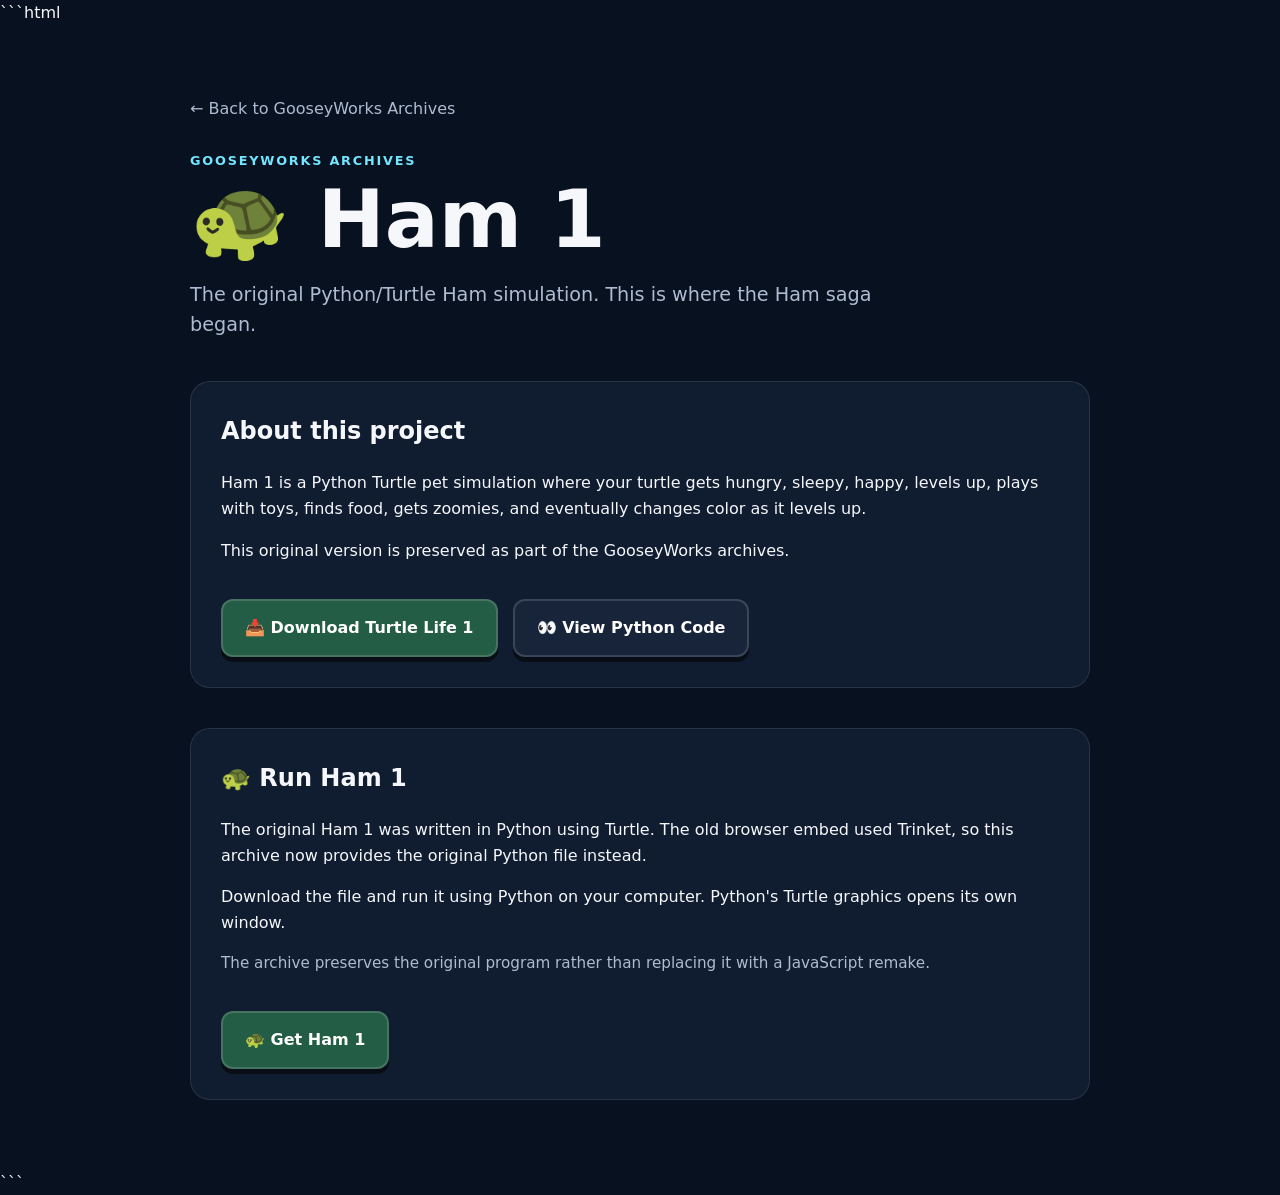
<file: archives/ham1/index.html>
```html
<!doctype html>
<html lang="en">
<head>
    <meta charset="utf-8">
    <meta name="viewport" content="width=device-width, initial-scale=1">

    <title>Ham 1 - GooseyWorks Archives</title>

    <link rel="icon" type="image/png" href="../../logo.png">
    <link rel="stylesheet" href="style.css">

    <style>
        :root {
            --bg: #08111f;
            --panel: #101c30;
            --text: #f5f7fb;
            --muted: #aebbd0;
            --accent: #72e5ff;
            --border: rgba(255,255,255,.10);
        }

        * {
            box-sizing: border-box;
        }

        body {
            margin: 0;
            background: var(--bg);
            color: var(--text);
            font-family: system-ui, sans-serif;
            line-height: 1.6;
        }

        .page {
            width: min(900px, calc(100% - 40px));
            margin: auto;
            padding: 70px 0;
        }

        .back {
            display: inline-block;
            margin-bottom: 30px;
            color: var(--muted);
            text-decoration: none;
        }

        .back:hover {
            color: var(--text);
        }

        .eyebrow {
            color: var(--accent);
            font-size: .8rem;
            font-weight: 900;
            letter-spacing: .14em;
            text-transform: uppercase;
        }

        h1 {
            font-size: clamp(3rem, 8vw, 5rem);
            line-height: 1;
            margin: 8px 0 20px;
        }

        .intro {
            color: var(--muted);
            font-size: 1.2rem;
            max-width: 700px;
        }

        .panel {
            margin-top: 40px;
            padding: 30px;
            border: 1px solid var(--border);
            border-radius: 20px;
            background: var(--panel);
        }

        .panel h2 {
            margin-top: 0;
        }

        .archive-button {
            display: inline-block;
            margin: 20px 10px 0 0;
            padding: 14px 22px;
            border-radius: 12px;
            border: 2px solid rgba(255,255,255,.15);
            background: #18243a;
            color: white;
            font-weight: 900;
            text-decoration: none;
            box-shadow: 0 5px 0 #080d16;
            transition: .15s ease;
        }

        .archive-button:hover {
            transform: translateY(-4px);
            background: #243653;
            box-shadow: 0 9px 0 #080d16;
        }

        .archive-button:active {
            transform: translateY(3px);
            box-shadow: 0 2px 0 #080d16;
        }

        .download-button {
            background: #245d45;
        }

        .download-button:hover {
            background: #347b5b;
        }

        .note {
            color: var(--muted);
            font-size: .95rem;
        }

        @media (max-width: 600px) {
            .page {
                padding: 35px 0;
            }

            .panel {
                padding: 22px;
            }

            .archive-button {
                display: block;
                text-align: center;
                margin-right: 0;
            }
        }
    </style>
</head>

<body>

<div class="page">

    <a class="back" href="../../#archives">
        ← Back to GooseyWorks Archives
    </a>

    <div class="eyebrow">GOOSEYWORKS ARCHIVES</div>

    <h1>🐢 Ham 1</h1>

    <p class="intro">
        The original Python/Turtle Ham simulation.
        This is where the Ham saga began.
    </p>

    <div class="panel">
        <h2>About this project</h2>

        <p>
            Ham 1 is a Python Turtle pet simulation where your turtle
            gets hungry, sleepy, happy, levels up, plays with toys,
            finds food, gets zoomies, and eventually changes color
            as it levels up.
        </p>

        <p>
            This original version is preserved as part of the
            GooseyWorks archives.
        </p>

        <a class="archive-button download-button"
           href="Turtle_Life_1.py"
           download>
            📥 Download Turtle Life 1
        </a>

        <a class="archive-button"
           href="code.html">
            👀 View Python Code
        </a>
    </div>

    <div class="panel" id="ham-screen">
        <h2>🐢 Run Ham 1</h2>

        <p>
            The original Ham 1 was written in Python using Turtle.
            The old browser embed used Trinket, so this archive now
            provides the original Python file instead.
        </p>

        <p>
            Download the file and run it using Python on your computer.
            Python's Turtle graphics opens its own window.
        </p>

        <p class="note">
            The archive preserves the original program rather than
            replacing it with a JavaScript remake.
        </p>

        <a class="archive-button download-button"
           href="Turtle_Life_1.py"
           download>
            🐢 Get Ham 1
        </a>
    </div>

</div>

</body>
</html>
```
</file>
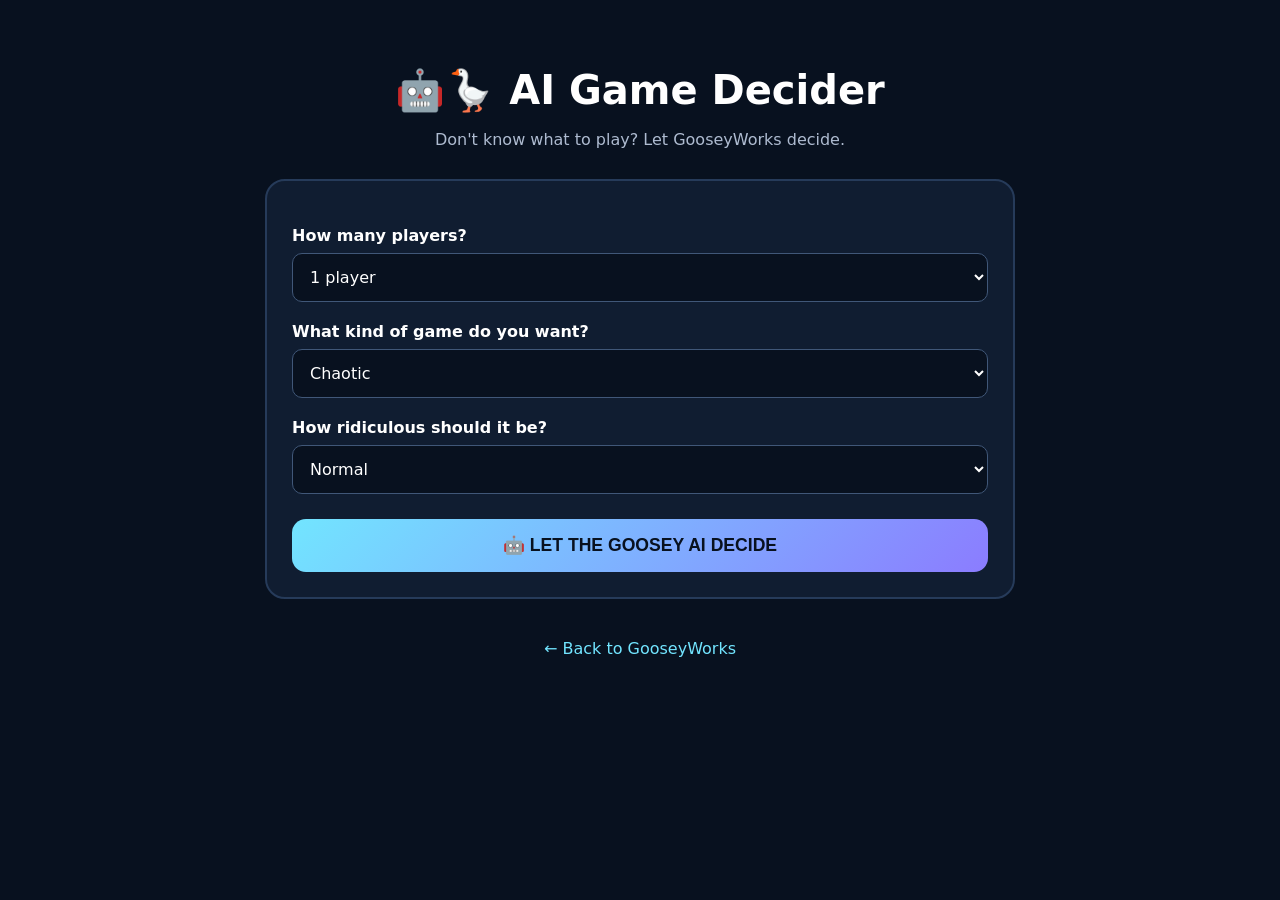
<file: ai-game-decider.html>
<!doctype html>
<html lang="en">

<head>

    <meta charset="utf-8">

    <meta name="viewport"
          content="width=device-width, initial-scale=1">

    <title>GooseyWorks AI Game Decider</title>

    <style>

        body {
            margin: 0;
            background: #08111f;
            color: white;
            font-family: system-ui, sans-serif;
            text-align: center;
        }

        .container {
            max-width: 750px;
            margin: 0 auto;
            padding: 40px 20px;
        }

        h1 {
            font-size: 2.5rem;
            margin-bottom: 10px;
        }

        .subtitle {
            color: #aebbd0;
            margin-bottom: 30px;
        }

        .card {
            background: #101d31;
            border: 2px solid #263b5a;
            border-radius: 20px;
            padding: 25px;
            margin-bottom: 20px;
        }

        label {
            display: block;
            margin-top: 20px;
            margin-bottom: 8px;
            font-weight: bold;
            text-align: left;
        }

        select {
            width: 100%;
            box-sizing: border-box;
            padding: 13px;
            border-radius: 10px;
            border: 1px solid #405778;
            background: #08111f;
            color: white;
            font: inherit;
        }

        button {
            width: 100%;
            margin-top: 25px;
            padding: 16px;
            border: none;
            border-radius: 14px;
            background: linear-gradient(135deg, #72e5ff, #8b7cff);
            color: #08111f;
            font-size: 1.1rem;
            font-weight: 900;
            cursor: pointer;
            transition: transform 0.15s ease;
        }

        button:hover {
            transform: scale(1.03);
        }

        #result {
            display: none;
        }

        .game-name {
            font-size: 2rem;
            font-weight: 900;
            margin-bottom: 12px;
        }

        .reason {
            color: #c7d3e6;
            line-height: 1.6;
        }

        .again {
            margin-top: 20px;
            background: #263b5a;
            color: white;
        }

        .back {
            display: inline-block;
            margin-top: 20px;
            color: #72e5ff;
            text-decoration: none;
        }

    </style>

</head>

<body>

    <div class="container">

        <h1>🤖🪿 AI Game Decider</h1>

        <p class="subtitle">
            Don't know what to play? Let GooseyWorks decide.
        </p>

        <div class="card" id="questionCard">

            <label for="players">
                How many players?
            </label>

            <select id="players">
                <option value="1">1 player</option>
                <option value="2">2 players</option>
                <option value="any">Doesn't matter</option>
            </select>

            <label for="style">
                What kind of game do you want?
            </label>

            <select id="style">
                <option value="chaotic">
                    Chaotic
                </option>

                <option value="action">
                    Action
                </option>

                <option value="fun">
                    Just something fun
                </option>

                <option value="random">
                    Surprise me
                </option>
            </select>

            <label for="mood">
                How ridiculous should it be?
            </label>

            <select id="mood">
                <option value="normal">
                    Normal
                </option>

                <option value="crazy">
                    Pretty crazy
                </option>

                <option value="insane">
                    ABSOLUTELY UNHINGED
                </option>
            </select>

            <button id="decideButton">
                🤖 LET THE GOOSEY AI DECIDE
            </button>

        </div>

        <div class="card" id="result">

            <div class="game-name" id="gameName">
                Game
            </div>

            <p class="reason" id="gameReason">
                Reason
            </p>

            <button
                class="again"
                id="againButton"
            >
                🔄 DECIDE AGAIN
            </button>

        </div>

        <a
            class="back"
            href="index.html"
        >
            ← Back to GooseyWorks
        </a>

    </div>

    <script>

        const games = [

            {
                name: "Goosey Smash World Ultimate",
                players: 2,
                styles: ["chaotic", "action", "fun"],
                moods: ["crazy", "insane", "normal"],
                reason:
                    "You want action and chaos. With wild characters, strange powers, and ridiculous maps, Goosey Smash is the obvious choice."
            },

            {
                name: "Reaper",
                players: 1,
                styles: ["action", "fun"],
                moods: ["normal", "crazy"],
                reason:
                    "You want something more focused and strategic. Reaper is a great pick when you want action without going completely insane."
            },

            {
                name: "Scratch Projects",
                players: 1,
                styles: ["fun", "random"],
                moods: ["normal", "crazy"],
                reason:
                    "You want something different. Time to explore one of the other GooseyWorks creations."
            },

            {
                name: "Legends of Bob",
                players: 1,
                styles: ["action", "fun"],
                moods: ["normal", "crazy", "insane"],
                reason:
                    "You want an adventure. Legends of Bob is the pick for a more traditional game experience."
            }

        ];

        function scoreGame(game, players, style, mood) {

            let score = 0;

            if (
                players === "any" ||
                game.players === players
            ) {
                score += 5;
            }

            if (
                game.styles.includes(style)
            ) {
                score += 4;
            }

            if (
                game.moods.includes(mood)
            ) {
                score += 3;
            }

            return score;
        }

        function chooseGame() {

            const players =
                document.getElementById("players").value;

            const style =
                document.getElementById("style").value;

            const mood =
                document.getElementById("mood").value;

            let bestGames = [];
            let bestScore = -1;

            for (const game of games) {

                const score =
                    scoreGame(
                        game,
                        players,
                        style,
                        mood
                    );

                if (score > bestScore) {

                    bestScore = score;
                    bestGames = [game];

                } else if (score === bestScore) {

                    bestGames.push(game);
                }
            }

            const chosen =
                bestGames[
                    Math.floor(
                        Math.random() *
                        bestGames.length
                    )
                ];

            document.getElementById(
                "gameName"
            ).textContent =
                chosen.name;

            document.getElementById(
                "gameReason"
            ).textContent =
                chosen.reason;

            document.getElementById(
                "questionCard"
            ).style.display = "none";

            document.getElementById(
                "result"
            ).style.display = "block";
        }

        document.getElementById(
            "decideButton"
        ).addEventListener(
            "click",
            chooseGame
        );

        document.getElementById(
            "againButton"
        ).addEventListener(
            "click",
            () => {

                document.getElementById(
                    "result"
                ).style.display = "none";

                document.getElementById(
                    "questionCard"
                ).style.display = "block";
            }
        );

    </script>

</body>

</html>
</file>
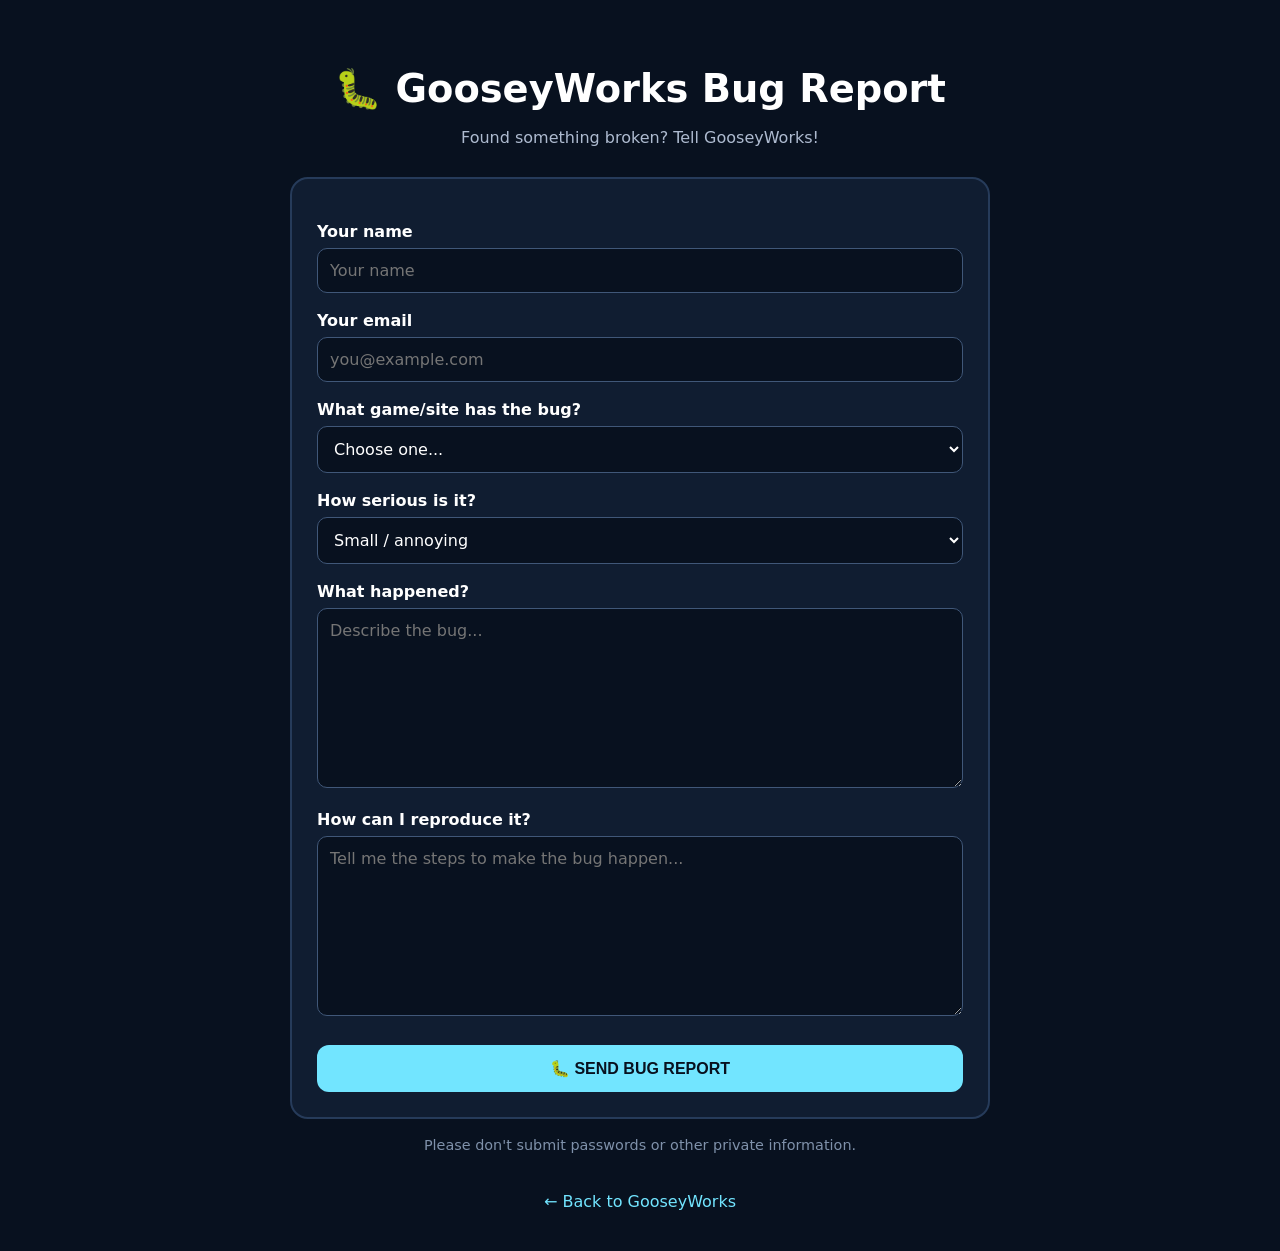
<file: bug-report.html>
<!doctype html>
<html lang="en">

<head>

    <meta charset="utf-8">

    <meta name="viewport"
          content="width=device-width, initial-scale=1">

    <title>GooseyWorks Bug Report</title>

    <style>

        body {
            margin: 0;
            background: #08111f;
            color: white;
            font-family: system-ui, sans-serif;
            text-align: center;
        }

        .container {
            max-width: 700px;
            margin: 0 auto;
            padding: 40px 20px;
        }

        h1 {
            font-size: 2.4rem;
            margin-bottom: 10px;
        }

        .subtitle {
            color: #aebbd0;
            margin-bottom: 30px;
        }

        form {
            background: #101d31;
            border: 2px solid #263b5a;
            border-radius: 18px;
            padding: 25px;
            text-align: left;
        }

        label {
            display: block;
            margin-top: 18px;
            margin-bottom: 7px;
            font-weight: bold;
        }

        input,
        select,
        textarea {
            width: 100%;
            box-sizing: border-box;
            padding: 12px;
            border-radius: 10px;
            border: 1px solid #405778;
            background: #08111f;
            color: white;
            font: inherit;
        }

        textarea {
            min-height: 180px;
            resize: vertical;
        }

        button {
            margin-top: 25px;
            width: 100%;
            padding: 14px;
            border: none;
            border-radius: 12px;
            background: #72e5ff;
            color: #08111f;
            font-size: 1rem;
            font-weight: bold;
            cursor: pointer;
        }

        button:hover {
            transform: scale(1.02);
        }

        .back {
            display: inline-block;
            margin-top: 25px;
            color: #72e5ff;
            text-decoration: none;
        }

        .note {
            margin-top: 18px;
            color: #7f91aa;
            font-size: 0.9rem;
        }

    </style>

</head>

<body>

    <div class="container">

        <h1>🐛 GooseyWorks Bug Report</h1>

        <p class="subtitle">
            Found something broken? Tell GooseyWorks!
        </p>

        <!--
            IMPORTANT:
            Replace YOUR_FORMSPREE_ID with the ID
            Formspree gives you.
        -->

        <form
            action="https://formspree.io/f/xjyvvbka"
            method="POST"
        >

            <input
                type="hidden"
                name="subject"
                value="New GooseyWorks Bug Report"
            >

            <label for="name">
                Your name
            </label>

            <input
                id="name"
                name="name"
                type="text"
                placeholder="Your name"
                required
            >

            <label for="email">
                Your email
            </label>

            <input
                id="email"
                name="email"
                type="email"
                placeholder="you@example.com"
                required
            >

            <label for="game">
                What game/site has the bug?
            </label>

            <select
                id="game"
                name="game"
                required
            >

                <option value="">
                    Choose one...
                </option>

                <option>
                    Goosey Smash World Ultimate
                </option>

                <option>
                    Reaper
                </option>

                <option>
                    GooseyWorks Website
                </option>

                <option>
                    Other
                </option>

            </select>

            <label for="severity">
                How serious is it?
            </label>

            <select
                id="severity"
                name="severity"
                required
            >

                <option>
                    Small / annoying
                </option>

                <option>
                    Noticeable
                </option>

                <option>
                    Game-breaking
                </option>

                <option>
                    WEBSITE BROKEN
                </option>

            </select>

            <label for="bug">
                What happened?
            </label>

            <textarea
                id="bug"
                name="bug"
                placeholder="Describe the bug..."
                required
            ></textarea>

            <label for="steps">
                How can I reproduce it?
            </label>

            <textarea
                id="steps"
                name="steps"
                placeholder="Tell me the steps to make the bug happen..."
            ></textarea>

            <button type="submit">
                🐛 SEND BUG REPORT
            </button>

        </form>

        <p class="note">
            Please don't submit passwords or other private information.
        </p>

        <a
            class="back"
            href="index.html"
        >
            ← Back to GooseyWorks
        </a>

    </div>

</body>

</html>
</file>
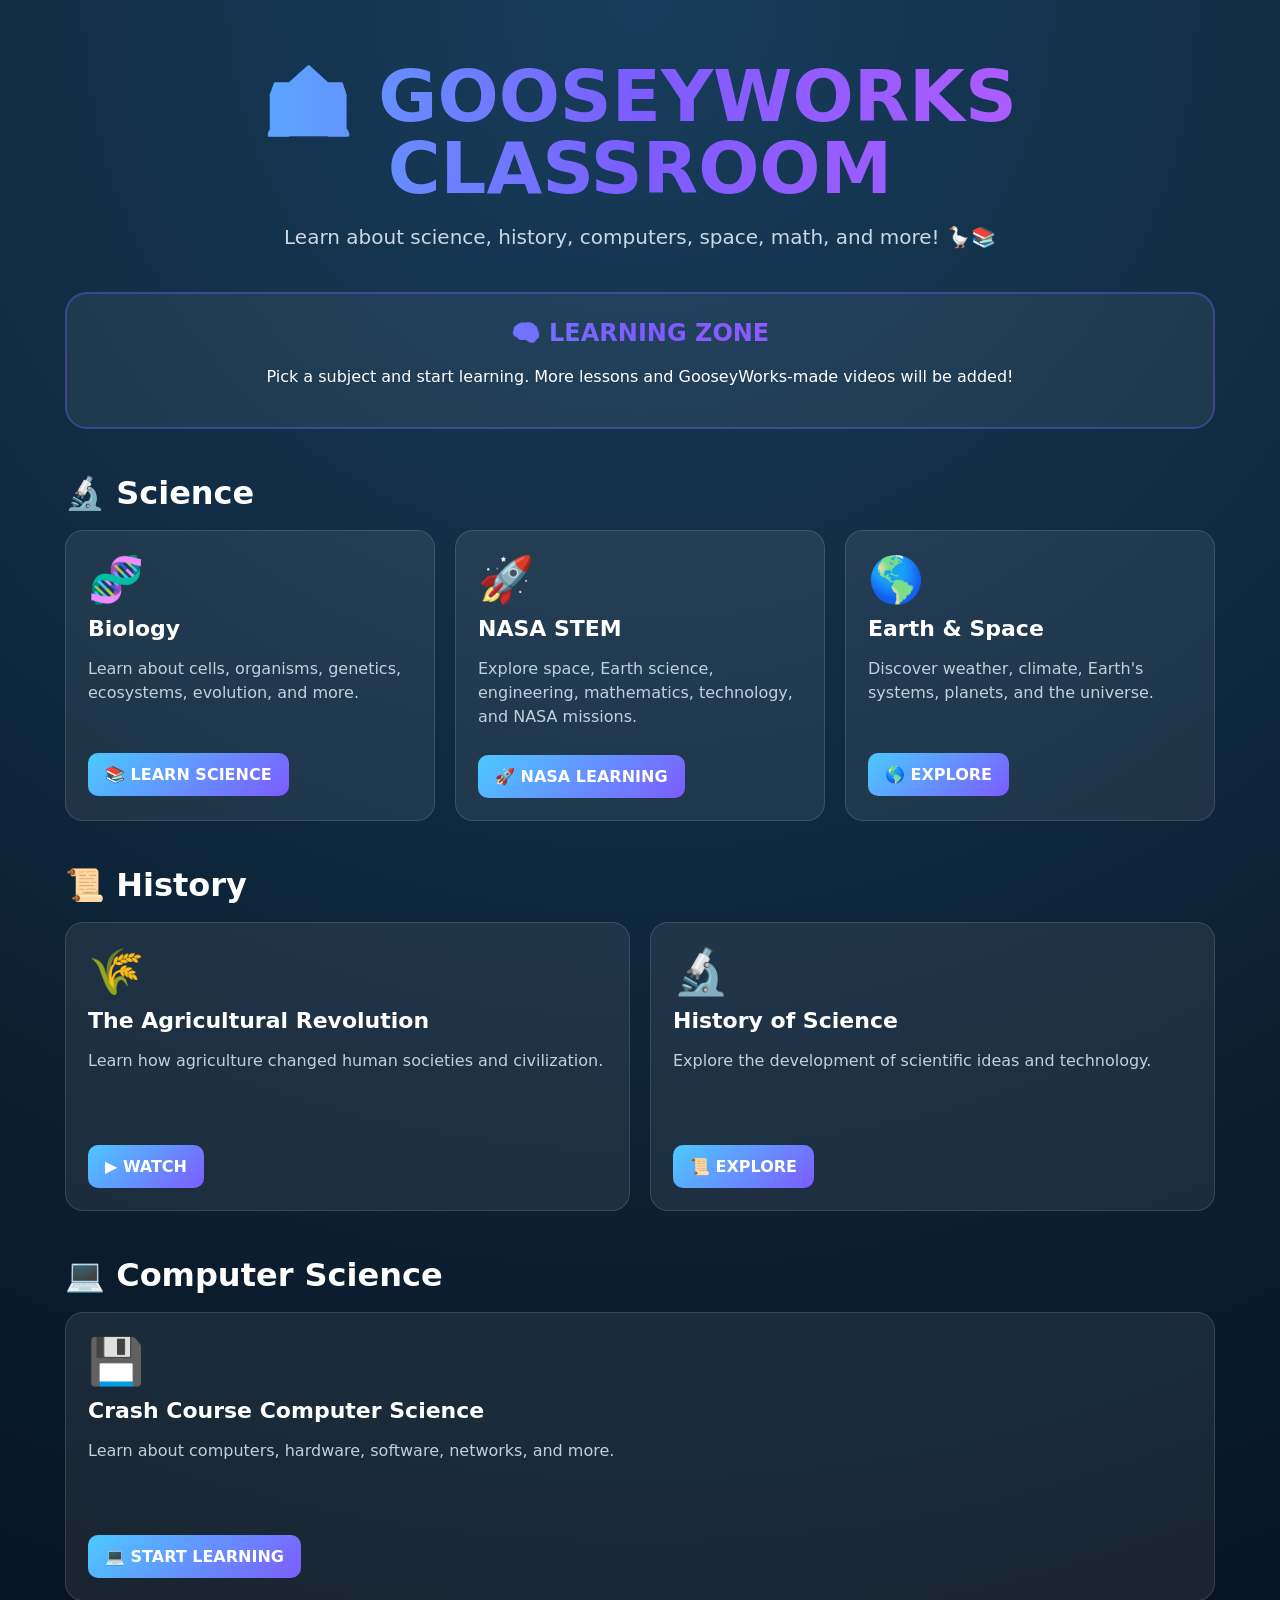
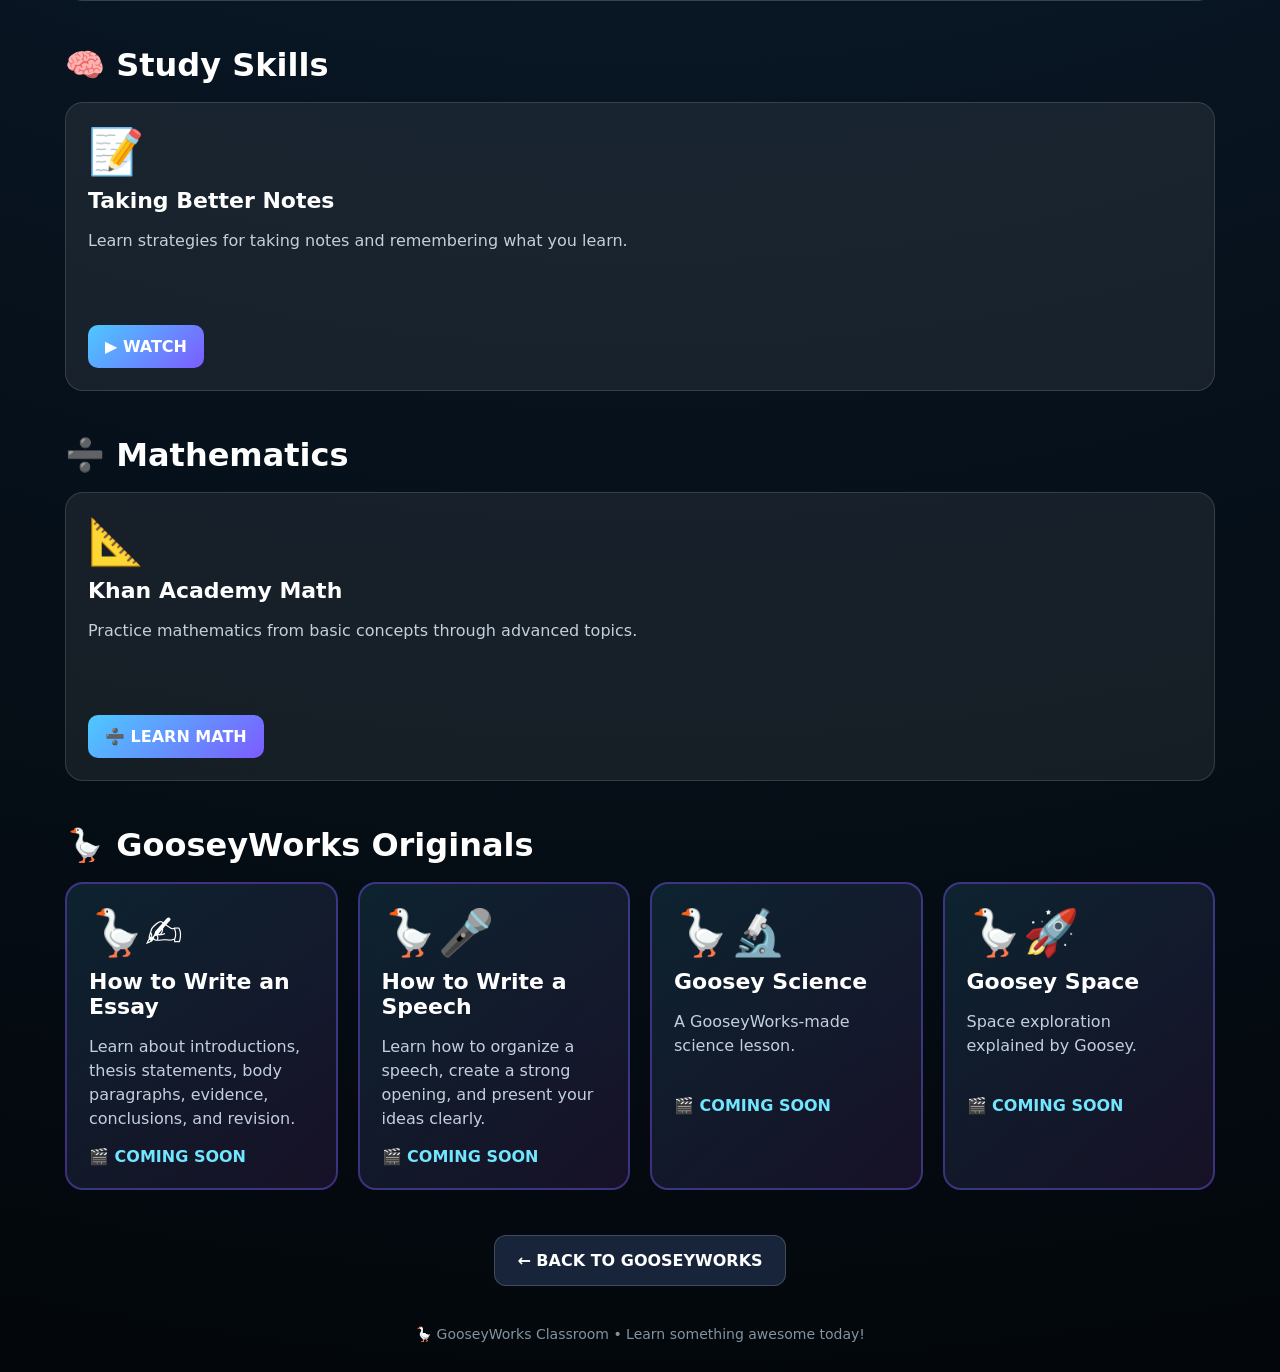
<file: classroom.html>
<!doctype html>
<html lang="en">
<head>

    <meta charset="utf-8">
    <meta
        name="viewport"
        content="width=device-width, initial-scale=1"
    >

    <title>GooseyWorks Classroom</title>

    <style>

        * {
            box-sizing: border-box;
        }

        body {
            margin: 0;
            min-height: 100vh;

            font-family:
                system-ui,
                -apple-system,
                BlinkMacSystemFont,
                "Segoe UI",
                sans-serif;

            background:
                radial-gradient(
                    circle at top,
                    #173d5c 0%,
                    #081522 55%,
                    #03070b 100%
                );

            color: white;

            padding: 30px 15px;
        }

        .classroom-page {
            width: min(1150px, 96%);
            margin: 0 auto;
        }

        /* =========================
           HEADER
           ========================= */

        .classroom-header {
            text-align: center;
            padding: 30px 20px 40px;
        }

        .classroom-title {
            margin: 0 auto;

            width: 100%;

            text-align: center;

            font-size:
                clamp(42px, 7vw, 72px);

            font-weight: 900;

            line-height: 1;

            background:
                linear-gradient(
                    90deg,
                    #4cc9ff,
                    #7c5cff,
                    #c45cff
                );

            -webkit-background-clip: text;
            -webkit-text-fill-color: transparent;
            background-clip: text;
        }

        .classroom-description {
            width:
                min(800px, 100%);

            margin:
                18px auto 0;

            text-align: center;

            color: #cbd8e3;

            font-size: 20px;

            line-height: 1.5;
        }

        /* =========================
           WELCOME
           ========================= */

        .classroom-welcome {
            background:
                rgba(255,255,255,.06);

            border:
                2px solid rgba(124,92,255,.35);

            border-radius:
                22px;

            padding:
                25px;

            margin-bottom:
                35px;

            text-align:
                center;
        }

        .classroom-welcome h2 {
            margin-top:
                0;

            background:
                linear-gradient(
                    90deg,
                    #4cc9ff,
                    #7c5cff,
                    #c45cff
                );

            -webkit-background-clip:
                text;

            -webkit-text-fill-color:
                transparent;

            background-clip:
                text;
        }

        /* =========================
           SECTION TITLES
           ========================= */

        .classroom-section-title {
            font-size:
                32px;

            margin:
                45px 0 18px;

            text-align:
                left;

            color:
                #ffffff;
        }

        /* =========================
           VIDEO GRID
           ========================= */

        .classroom-video-grid {
            display:
                grid;

            grid-template-columns:
                repeat(
                    auto-fit,
                    minmax(270px, 1fr)
                );

            gap:
                20px;
        }

        .classroom-video-card {
            background:
                rgba(255,255,255,.07);

            border:
                1px solid rgba(255,255,255,.13);

            border-radius:
                18px;

            padding:
                22px;

            transition:
                .2s;
        }

        .classroom-video-card:hover {
            transform:
                translateY(-5px);

            background:
                rgba(255,255,255,.11);

            border-color:
                rgba(124,92,255,.6);
        }

        .classroom-video-icon {
            font-size:
                45px;

            margin-bottom:
                10px;
        }

        .classroom-video-card h3 {
            margin:
                5px 0 10px;

            color:
                white;

            font-size:
                22px;
        }

        .classroom-video-card p {
            color:
                #c3d0db;

            line-height:
                1.5;

            min-height:
                70px;
        }

        /* =========================
           BUTTON
           ========================= */

        .classroom-video-button {
            display:
                inline-block;

            margin-top:
                10px;

            padding:
                12px 17px;

            border-radius:
                10px;

            background:
                linear-gradient(
                    135deg,
                    #4cc9ff,
                    #7c5cff
                );

            color:
                white;

            text-decoration:
                none;

            font-weight:
                900;

            transition:
                .15s;
        }

        .classroom-video-button:hover {
            transform:
                translateY(-2px);

            filter:
                brightness(1.1);
        }

        /* =========================
           GOOSEY ORIGINALS
           ========================= */

        .classroom-goosey {
            background:
                linear-gradient(
                    135deg,
                    rgba(76,201,255,.12),
                    rgba(196,92,255,.10)
                );

            border:
                2px solid rgba(124,92,255,.4);
        }

        .classroom-coming-soon {
            color:
                #72e5ff;

            font-weight:
                bold;
        }

        /* =========================
           BACK BUTTON
           ========================= */

        .classroom-back {
            display:
                block;

            width:
                fit-content;

            margin:
                45px auto 10px;

            padding:
                15px 22px;

            border-radius:
                12px;

            background:
                #18243a;

            color:
                white;

            text-decoration:
                none;

            border:
                1px solid
                rgba(255,255,255,.18);

            font-weight:
                bold;
        }

        .classroom-back:hover {
            background:
                #243653;
        }

        /* =========================
           FOOTER
           ========================= */

        .classroom-footer {
            text-align:
                center;

            margin-top:
                40px;

            color:
                #8293a1;

            font-size:
                14px;
        }

    </style>

</head>

<body>

<div class="classroom-page">

    <!-- HEADER -->

    <header class="classroom-header">

        <h1 class="classroom-title">
            🏫 GOOSEYWORKS CLASSROOM
        </h1>

        <p class="classroom-description">
            Learn about science, history, computers,
            space, math, and more! 🪿📚
        </p>

    </header>


    <!-- WELCOME -->

    <div class="classroom-welcome">

        <h2>
            🧠 LEARNING ZONE
        </h2>

        <p>
            Pick a subject and start learning.
            More lessons and GooseyWorks-made
            videos will be added!
        </p>

    </div>


    <!-- SCIENCE -->

    <h2 class="classroom-section-title">
        🔬 Science
    </h2>

    <div class="classroom-video-grid">

        <div class="classroom-video-card">

            <div class="classroom-video-icon">
                🧬
            </div>

            <h3>
                Biology
            </h3>

            <p>
                Learn about cells, organisms,
                genetics, ecosystems, evolution,
                and more.
            </p>

            <a
                class="classroom-video-button"
                href="https://www.khanacademy.org/science"
                target="_blank"
                rel="noopener noreferrer"
            >
                📚 LEARN SCIENCE
            </a>

        </div>


        <div class="classroom-video-card">

            <div class="classroom-video-icon">
                🚀
            </div>

            <h3>
                NASA STEM
            </h3>

            <p>
                Explore space, Earth science,
                engineering, mathematics,
                technology, and NASA missions.
            </p>

            <a
                class="classroom-video-button"
                href="https://science.nasa.gov/learn/lessons-and-activities/"
                target="_blank"
                rel="noopener noreferrer"
            >
                🚀 NASA LEARNING
            </a>

        </div>


        <div class="classroom-video-card">

            <div class="classroom-video-icon">
                🌎
            </div>

            <h3>
                Earth & Space
            </h3>

            <p>
                Discover weather, climate,
                Earth's systems, planets,
                and the universe.
            </p>

            <a
                class="classroom-video-button"
                href="https://science.nasa.gov/"
                target="_blank"
                rel="noopener noreferrer"
            >
                🌎 EXPLORE
            </a>

        </div>

    </div>


    <!-- HISTORY -->

    <h2 class="classroom-section-title">
        📜 History
    </h2>

    <div class="classroom-video-grid">

        <div class="classroom-video-card">

            <div class="classroom-video-icon">
                🌾
            </div>

            <h3>
                The Agricultural Revolution
            </h3>

            <p>
                Learn how agriculture changed
                human societies and civilization.
            </p>

            <a
                class="classroom-video-button"
                href="https://www.youtube.com/watch?v=Yocja_N5s1I"
                target="_blank"
                rel="noopener noreferrer"
            >
                ▶️ WATCH
            </a>

        </div>


        <div class="classroom-video-card">

            <div class="classroom-video-icon">
                🔬
            </div>

            <h3>
                History of Science
            </h3>

            <p>
                Explore the development of
                scientific ideas and technology.
            </p>

            <a
                class="classroom-video-button"
                href="https://thecrashcourse.com/courses/history-of-science/"
                target="_blank"
                rel="noopener noreferrer"
            >
                📜 EXPLORE
            </a>

        </div>

    </div>


    <!-- COMPUTER SCIENCE -->

    <h2 class="classroom-section-title">
        💻 Computer Science
    </h2>

    <div class="classroom-video-grid">

        <div class="classroom-video-card">

            <div class="classroom-video-icon">
                💾
            </div>

            <h3>
                Crash Course Computer Science
            </h3>

            <p>
                Learn about computers, hardware,
                software, networks, and more.
            </p>

            <a
                class="classroom-video-button"
                href="https://thecrashcourse.com/topic/computerscience/"
                target="_blank"
                rel="noopener noreferrer"
            >
                💻 START LEARNING
            </a>

        </div>

    </div>


    <!-- STUDY SKILLS -->

    <h2 class="classroom-section-title">
        🧠 Study Skills
    </h2>

    <div class="classroom-video-grid">

        <div class="classroom-video-card">

            <div class="classroom-video-icon">
                📝
            </div>

            <h3>
                Taking Better Notes
            </h3>

            <p>
                Learn strategies for taking notes
                and remembering what you learn.
            </p>

            <a
                class="classroom-video-button"
                href="https://www.youtube.com/watch?v=E7CwqNHn_Ns"
                target="_blank"
                rel="noopener noreferrer"
            >
                ▶️ WATCH
            </a>

        </div>

    </div>


    <!-- MATH -->

    <h2 class="classroom-section-title">
        ➗ Mathematics
    </h2>

    <div class="classroom-video-grid">

        <div class="classroom-video-card">

            <div class="classroom-video-icon">
                📐
            </div>

            <h3>
                Khan Academy Math
            </h3>

            <p>
                Practice mathematics from basic
                concepts through advanced topics.
            </p>

            <a
                class="classroom-video-button"
                href="https://www.khanacademy.org/math"
                target="_blank"
                rel="noopener noreferrer"
            >
                ➗ LEARN MATH
            </a>

        </div>

    </div>


    <!-- GOOSEYWORKS ORIGINALS -->

    <h2 class="classroom-section-title">
        🪿 GooseyWorks Originals
    </h2>

    <div class="classroom-video-grid">

        <div class="classroom-video-card classroom-goosey">

            <div class="classroom-video-icon">
                🪿✍️
            </div>

            <h3>
                How to Write an Essay
            </h3>

            <p>
                Learn about introductions,
                thesis statements, body paragraphs,
                evidence, conclusions, and revision.
            </p>

            <span class="classroom-coming-soon">
                🎬 COMING SOON
            </span>

        </div>


        <div class="classroom-video-card classroom-goosey">

            <div class="classroom-video-icon">
                🪿🎤
            </div>

            <h3>
                How to Write a Speech
            </h3>

            <p>
                Learn how to organize a speech,
                create a strong opening,
                and present your ideas clearly.
            </p>

            <span class="classroom-coming-soon">
                🎬 COMING SOON
            </span>

        </div>


        <div class="classroom-video-card classroom-goosey">

            <div class="classroom-video-icon">
                🪿🔬
            </div>

            <h3>
                Goosey Science
            </h3>

            <p>
                A GooseyWorks-made science lesson.
            </p>

            <span class="classroom-coming-soon">
                🎬 COMING SOON
            </span>

        </div>


        <div class="classroom-video-card classroom-goosey">

            <div class="classroom-video-icon">
                🪿🚀
            </div>

            <h3>
                Goosey Space
            </h3>

            <p>
                Space exploration explained by Goosey.
            </p>

            <span class="classroom-coming-soon">
                🎬 COMING SOON
            </span>

        </div>

    </div>


    <a
        class="classroom-back"
        href="index.html"
    >
        ← BACK TO GOOSEYWORKS
    </a>


    <div class="classroom-footer">
        🪿 GooseyWorks Classroom • Learn something awesome today!
    </div>

</div>

</body>
</html>
</file>
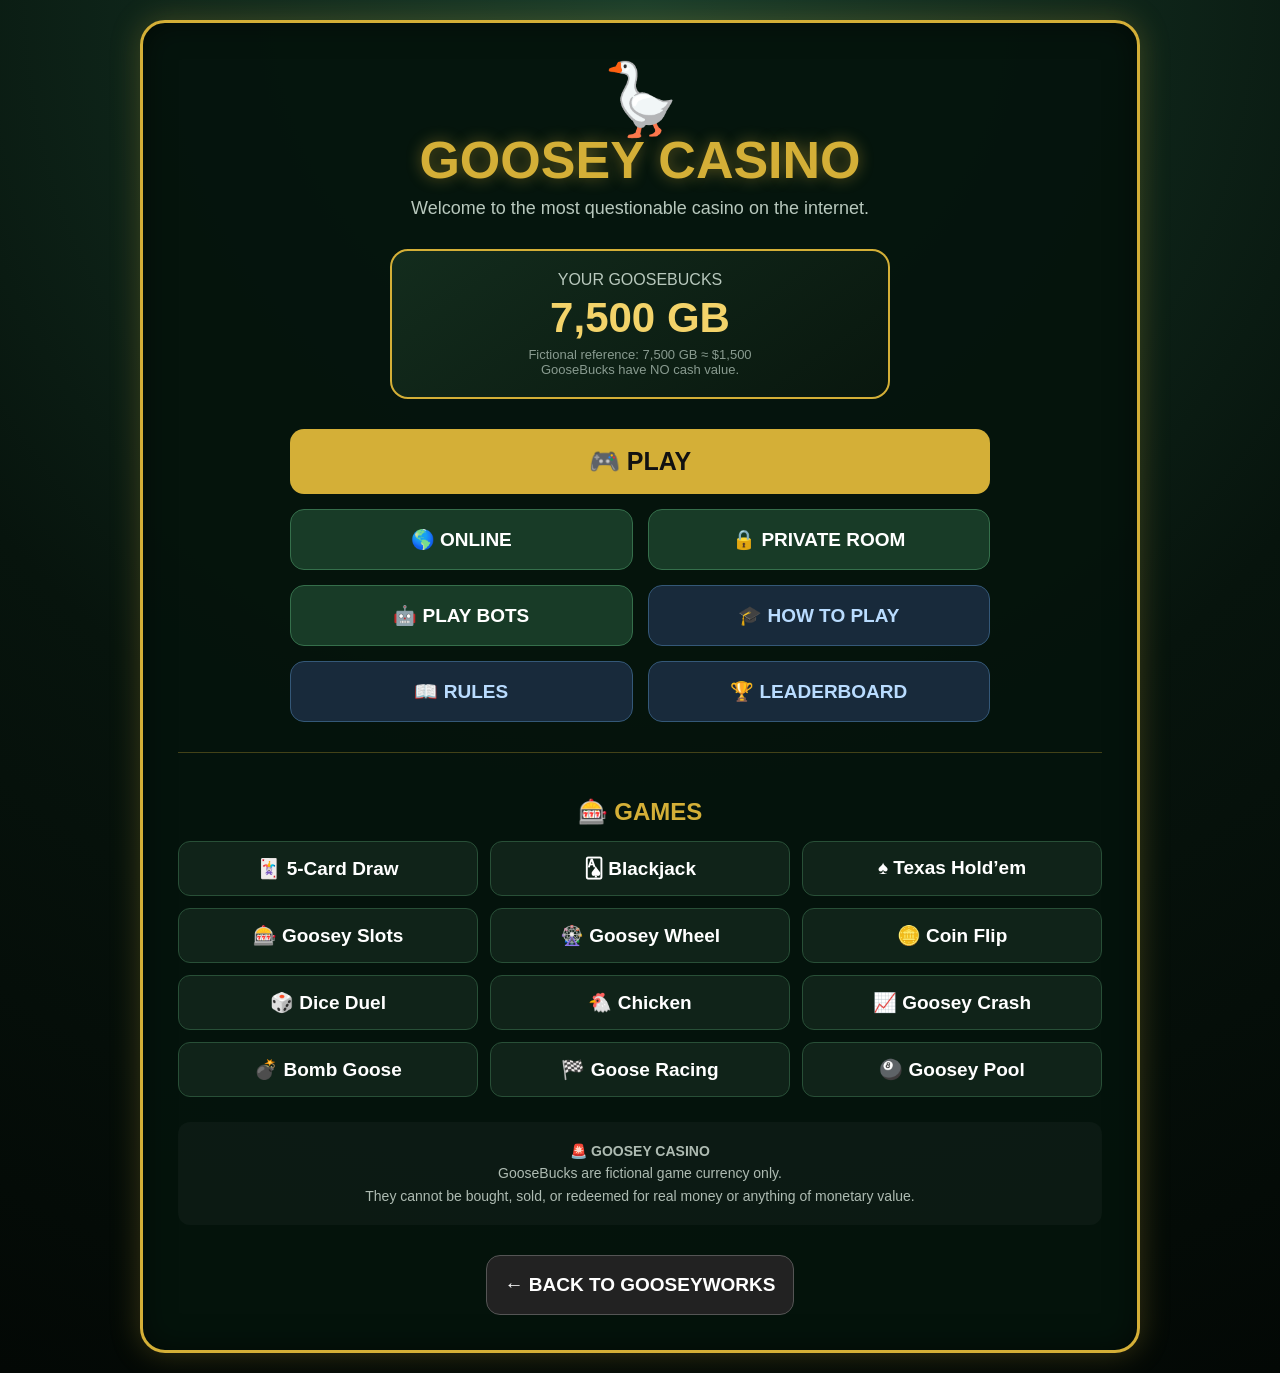
<file: goosey-casino.html>
<!DOCTYPE html>
<html lang="en">
<head>
<meta charset="UTF-8">
<meta name="viewport" content="width=device-width, initial-scale=1.0">
<title>Goosey Casino</title>

<style>
*{box-sizing:border-box}
body{margin:0;min-height:100vh;font-family:Arial,Helvetica,sans-serif;background:radial-gradient(circle at top,#193d2b 0%,#07140d 55%,#030805 100%);color:white;display:flex;justify-content:center;align-items:center;padding:20px}
.casino{width:min(1000px,94%);min-height:700px;padding:35px;border:3px solid #d4af37;border-radius:25px;background:rgba(5,20,12,.94);box-shadow:0 0 30px rgba(212,175,55,.25),inset 0 0 30px rgba(0,0,0,.5);text-align:center}
.goose{font-size:70px;margin-bottom:-10px}
h1{margin:0;font-size:52px;color:#d4af37;text-shadow:0 0 15px rgba(212,175,55,.45)}
.subtitle{margin-top:8px;color:#b8c8bd;font-size:18px}
.balance{margin:30px auto;padding:20px;max-width:500px;border-radius:18px;background:linear-gradient(145deg,#132c1d,#09170e);border:2px solid #d4af37}
.balance-title{color:#b8c8bd;font-size:16px}
.balance-number{font-size:42px;font-weight:bold;color:#f3d36a;margin:5px 0}
.balance-note{font-size:13px;color:#899b90}
.revival{display:none;margin:16px auto 30px;padding:20px;max-width:500px;background:#243524;border:2px solid #d4af37;border-radius:14px;color:white}
.revival h2{color:#f3d36a;margin-top:0}
.revival p{line-height:1.6}
.main-buttons{display:grid;grid-template-columns:repeat(2,1fr);gap:15px;max-width:700px;margin:25px auto}
button{border:none;border-radius:14px;padding:18px;font-size:19px;font-weight:bold;cursor:pointer;transition:.15s}
button:hover{transform:translateY(-3px);filter:brightness(1.15)}
button:active{transform:translateY(1px)}
.play{grid-column:1/-1;background:#d4af37;color:#111;font-size:25px}
.normal{background:#183b27;color:white;border:1px solid #356f4b}
.info{background:#182a3b;color:#b9dcff;border:1px solid #345878}
.section{margin-top:30px;padding-top:25px;border-top:1px solid rgba(212,175,55,.3)}
.section h2{color:#d4af37;margin-bottom:15px}
.games{display:grid;grid-template-columns:repeat(3,1fr);gap:12px}
.game{background:#102319;border:1px solid #284f37;color:white;padding:15px;border-radius:12px}
.game:hover{border-color:#d4af37}
.rules{margin-top:25px;padding:18px;background:rgba(255,255,255,.03);border-radius:12px;color:#aebbb2;font-size:14px;line-height:1.6}
.back{margin-top:30px;background:#222;color:white;border:1px solid #555}
.modal{position:fixed;inset:0;background:rgba(0,0,0,.78);display:none;align-items:center;justify-content:center;padding:18px;z-index:10}
.modal.show{display:flex}
.panel{width:min(900px,96vw);max-height:92vh;overflow:auto;background:#07140d;border:3px solid #d4af37;border-radius:22px;padding:25px;box-shadow:0 0 35px rgba(212,175,55,.35)}
.panel h2{color:#f3d36a;margin-top:0}
.close{float:right;background:#222;color:white;border:1px solid #555;padding:9px 13px}
.table{display:flex;justify-content:center;gap:10px;flex-wrap:wrap;margin:18px 0}
.card{width:82px;height:116px;background:#fff;color:#111;border-radius:9px;display:flex;align-items:center;justify-content:center;font-size:25px;font-weight:bold;border:3px solid #ddd;cursor:pointer;position:relative}
.card.selected{transform:translateY(-12px);border-color:#d4af37;box-shadow:0 0 12px rgba(212,175,55,.7)}
.card.red{color:#c62828}
.game-controls{display:flex;gap:10px;justify-content:center;flex-wrap:wrap;margin:15px 0}
.game-controls button{padding:13px 18px}
.bet-row{display:flex;justify-content:center;align-items:center;gap:10px;flex-wrap:wrap;margin:12px}
.bet-row input{width:130px;padding:12px;border-radius:10px;border:1px solid #456;background:#102319;color:white;font-size:17px}
.status{min-height:45px;padding:12px;border-radius:10px;background:rgba(255,255,255,.05);color:#dce9df}
.small{font-size:13px;color:#9eaea4}
.bot-back{background:#222;color:white;border:1px solid #555}
button:disabled{opacity:.45;cursor:not-allowed;transform:none}
@media(max-width:700px){.casino{padding:20px}h1{font-size:38px}.main-buttons{grid-template-columns:1fr}.play{grid-column:auto}.games{grid-template-columns:1fr 1fr}.card{width:62px;height:90px;font-size:20px}}
@media(max-width:450px){.games{grid-template-columns:1fr}.balance-number{font-size:32px}}
</style>
</head>

<body>
<div class="casino">
    <div class="goose">🪿</div>
    <h1>GOOSEY CASINO</h1>
    <div class="subtitle">Welcome to the most questionable casino on the internet.</div>

    <div class="balance">
        <div class="balance-title">YOUR GOOSEBUCKS</div>
        <div class="balance-number" id="balance">7,500 GB</div>
        <div class="balance-note">
            Fictional reference: 7,500 GB ≈ $1,500<br>
            GooseBucks have NO cash value.
        </div>
    </div>

    <div class="revival" id="zeroCashRevival">
        <h2>🪿 Out of GooseBucks!</h2>
        <p>Your balance has reached zero. Claim your free emergency reward!</p>
        <h3>🎁 +500 GB</h3>
        <button class="play" onclick="claimZeroCashRevival()">CLAIM 500 GB</button>
    </div>

    <div class="main-buttons">
        <button class="play" onclick="startGame()">🎮 PLAY</button>
        <button class="normal" onclick="onlineMode()">🌎 ONLINE</button>
        <button class="normal" onclick="privateRoom()">🔒 PRIVATE ROOM</button>
        <button class="normal" onclick="bots()">🤖 PLAY BOTS</button>
        <button class="info" onclick="howToPlay()">🎓 HOW TO PLAY</button>
        <button class="info" onclick="rules()">📖 RULES</button>
        <button class="info" onclick="leaderboard()">🏆 LEADERBOARD</button>
    </div>

    <div class="section">
        <h2>🎰 GAMES</h2>
        <div class="games">
            <button class="game" onclick="openPoker()">🃏 5-Card Draw</button>
            <button class="game" onclick="openBlackjack()">🂡 Blackjack</button>
            <button class="game" onclick="openArcadeGame('Texas Holdem')">♠️ Texas Hold’em</button>
            <button class="game" onclick="openArcadeGame('Goosey Slots')">🎰 Goosey Slots</button>
            <button class="game" onclick="openArcadeGame('Goosey Wheel')">🎡 Goosey Wheel</button>
            <button class="game" onclick="openArcadeGame('Coin Flip')">🪙 Coin Flip</button>
            <button class="game" onclick="openArcadeGame('Dice Duel')">🎲 Dice Duel</button>
            <button class="game" onclick="openArcadeGame('Chicken')">🐔 Chicken</button>
            <button class="game" onclick="openArcadeGame('Goosey Crash')">📈 Goosey Crash</button>
            <button class="game" onclick="openArcadeGame('Bomb Goose')">💣 Bomb Goose</button>
            <button class="game" onclick="openGooseRace()">🏁 Goose Racing</button>
            <button class="game" onclick="openArcadeGame('Goosey Pool')">🎱 Goosey Pool</button>
        </div>
    </div>

    <div class="rules">
        <strong>🚨 GOOSEY CASINO</strong><br>
        GooseBucks are fictional game currency only.<br>
        They cannot be bought, sold, or redeemed for real money or anything of monetary value.
    </div>

    <button class="back" onclick="backToWebsite()">← BACK TO GOOSEYWORKS</button>
</div>

<!-- 5-CARD DRAW -->
<div class="modal" id="pokerModal">
    <div class="panel">
        <button class="close" onclick="closePoker()">✕ CLOSE</button>
        <h2>🃏 GOOSEY 5-CARD DRAW</h2>
        <p class="small">Choose cards to discard, then draw replacements. Play against Goosey Bot.</p>
        <div class="bet-row">
            <label>Bet: <input id="bet" type="number" min="10" max="1000" step="10" value="100"></label>
            <button class="normal" onclick="dealPoker()">DEAL NEW HAND</button>
        </div>
        <h3>Your Hand</h3>
        <div class="table" id="playerHand"></div>
        <div class="game-controls">
            <button class="play" id="drawButton" onclick="drawCards()" disabled>🔄 DRAW SELECTED</button>
        </div>
        <h3>Goosey Bot</h3>
        <div class="table" id="botHand"></div>
        <div class="status" id="pokerStatus">Set your bet and deal a hand!</div>
        <div class="game-controls">
            <button class="normal" onclick="dealPoker()">🔁 PLAY AGAIN</button>
            <button class="bot-back" onclick="closePoker()">← BACK TO CASINO</button>
        </div>
    </div>
</div>

<!-- BLACKJACK -->
<div class="modal" id="blackjackModal">
    <div class="panel">
        <button class="close" onclick="closeBlackjack()">✕ CLOSE</button>
        <h2>🂡 GOOSEY BLACKJACK</h2>
        <p class="small">Get as close to 21 as possible without going over. Beat the Goosey Dealer!</p>
        <div class="bet-row">
            <label>Bet: <input id="blackjackBet" type="number" min="10" max="1000" step="10" value="100"></label>
            <button class="normal" id="blackjackDealButton" onclick="dealBlackjack()">🃏 DEAL</button>
        </div>
        <h3>Goosey Dealer</h3>
        <div class="table" id="dealerBlackjackHand"></div>
        <div class="small" id="dealerBlackjackTotal"></div>
        <h3>Your Hand</h3>
        <div class="table" id="playerBlackjackHand"></div>
        <div class="small" id="playerBlackjackTotal"></div>
        <div class="game-controls">
            <button class="play" id="blackjackHitButton" onclick="hitBlackjack()" disabled>👊 HIT</button>
            <button class="normal" id="blackjackStandButton" onclick="standBlackjack()" disabled>✋ STAND</button>
        </div>
        <div class="status" id="blackjackStatus">Set your bet and deal!</div>
        <div class="game-controls">
            <button class="normal" onclick="dealBlackjack()">🔁 PLAY AGAIN</button>
            <button class="bot-back" onclick="closeBlackjack()">← BACK TO CASINO</button>
        </div>
    </div>
</div>

<!-- GOOSE RACING -->
<div class="modal" id="gooseRaceModal">
    <div class="panel">
        <button class="close" onclick="closeGooseRace()">✕ CLOSE</button>
        <h2>🏁 GOOSE RACING</h2>
        <p class="small">Race to earn fictional GooseBucks!</p>
        <div id="raceTrack" style="position:relative;height:260px;margin:20px 0;overflow:hidden;border-radius:15px;background:linear-gradient(#67b7ff,#dff5ff);border:3px solid #d4af37">
            <div style="position:absolute;left:0;right:0;bottom:0;height:80px;background:#4b8f38"></div>
            <div id="goose1" style="position:absolute;left:10px;top:35px;font-size:42px;transition:left .15s linear">🪿</div>
            <div id="goose2" style="position:absolute;left:10px;top:100px;font-size:42px;transition:left .15s linear">🪿</div>
            <div id="goose3" style="position:absolute;left:10px;top:165px;font-size:42px;transition:left .15s linear">🪿</div>
            <div style="position:absolute;right:10px;top:0;bottom:0;width:8px;background:white"></div>
        </div>
        <div class="game-controls">
            <button class="play" id="startRaceButton" onclick="startGooseRace()">🏁 START RACE</button>
        </div>
        <div class="status" id="gooseRaceStatus">Ready to race!</div>
        <div class="game-controls">
            <button class="normal" onclick="closeGooseRace()">← BACK TO CASINO</button>
        </div>
    </div>
</div>

<script src="goosey-casino.js?v=10"></script>
</body>
</html>
</file>
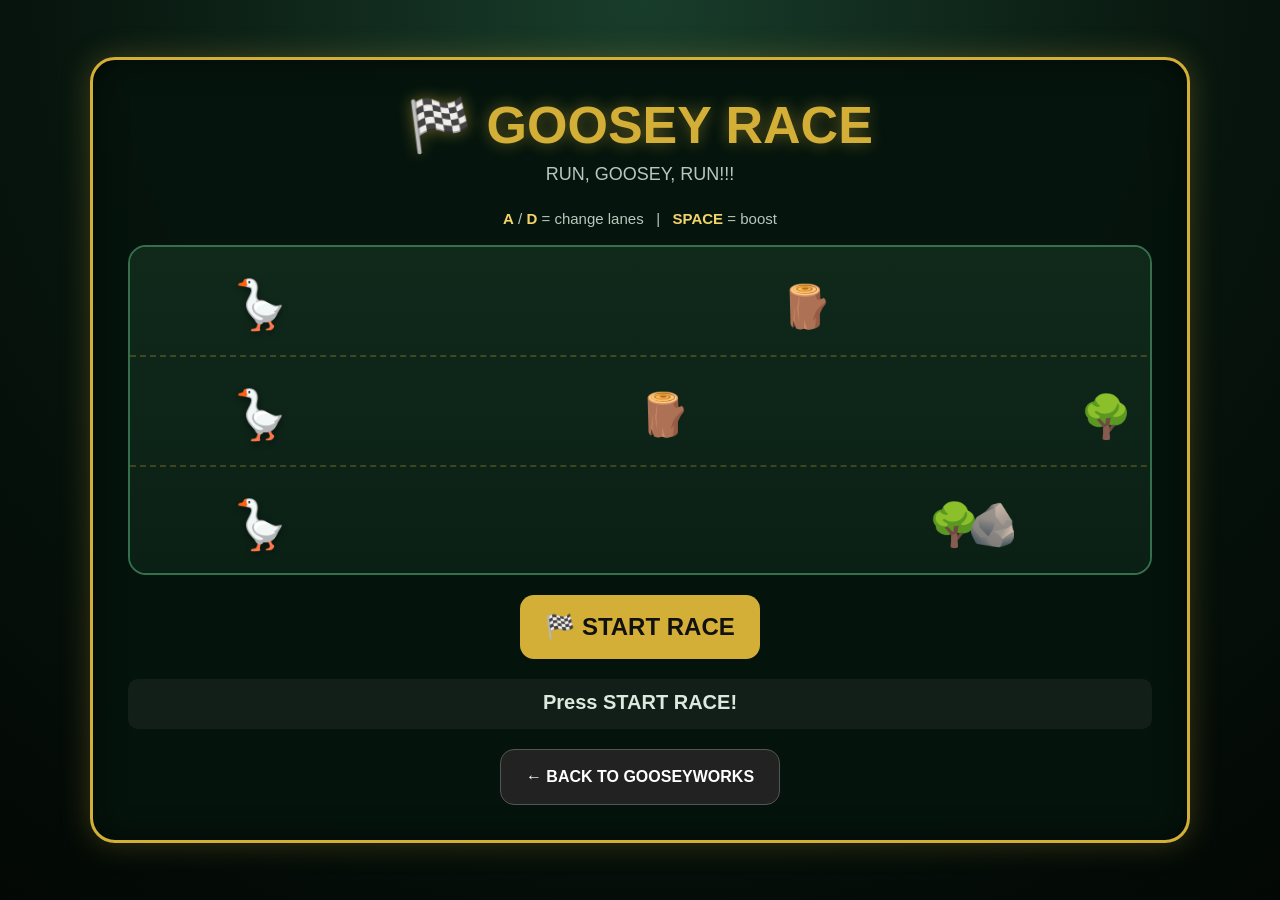
<file: goosey-race.html>
<!DOCTYPE html>
<html lang="en">
<head>
    <meta charset="UTF-8">
    <meta name="viewport" content="width=device-width, initial-scale=1.0">

    <title>Goosey Race</title>

    <style>
        * {
            box-sizing: border-box;
        }

        body {
            margin: 0;
            min-height: 100vh;
            font-family: Arial, Helvetica, sans-serif;
            background:
                radial-gradient(
                    circle at top,
                    #193d2b 0%,
                    #07140d 55%,
                    #030805 100%
                );
            color: white;
            display: flex;
            justify-content: center;
            align-items: center;
            padding: 20px;
        }

        .game {
            width: min(1100px, 96%);
            padding: 35px;
            border: 3px solid #d4af37;
            border-radius: 25px;
            background: rgba(5, 20, 12, .94);
            box-shadow:
                0 0 30px rgba(212,175,55,.25),
                inset 0 0 30px rgba(0,0,0,.5);
            text-align: center;
        }

        h1 {
            margin: 0;
            font-size: 52px;
            color: #d4af37;
            text-shadow:
                0 0 15px rgba(212,175,55,.45);
        }

        .subtitle {
            margin: 8px 0 25px;
            color: #b8c8bd;
            font-size: 18px;
        }

        .controls {
            margin-bottom: 18px;
            color: #b8c8bd;
            font-size: 15px;
        }

        .controls strong {
            color: #f3d36a;
        }

        .track-window {
            position: relative;
            height: 330px;
            overflow: hidden;
            border: 2px solid #356f4b;
            border-radius: 18px;
            background: #0b2015;
            box-shadow:
                inset 0 0 25px rgba(0,0,0,.5);
        }

        .track {
            position: absolute;
            left: 0;
            top: 0;
            height: 100%;
            width: 5000px;
            background:
                linear-gradient(
                    to bottom,
                    #10291b 0%,
                    #0b2015 100%
                );
        }

        .lane {
            position: absolute;
            left: 0;
            width: 5000px;
            border-bottom: 2px dashed rgba(212,175,55,.25);
        }

        .lane1 {
            top: 0;
            height: 110px;
        }

        .lane2 {
            top: 110px;
            height: 110px;
        }

        .lane3 {
            top: 220px;
            height: 110px;
        }

        .finish {
            position: absolute;
            left: 4750px;
            top: 0;
            bottom: 0;
            width: 15px;

            background:
                repeating-linear-gradient(
                    to bottom,
                    #d4af37 0 15px,
                    #111 15px 30px
                );

            box-shadow:
                0 0 15px rgba(212,175,55,.4);
        }

        .obstacle {
            position: absolute;
            font-size: 42px;
            user-select: none;
        }

        .goose {
            position: absolute;
            left: 80px;
            font-size: 48px;
            z-index: 5;
            filter:
                drop-shadow(
                    0 3px 3px rgba(0,0,0,.45)
                );
        }

        #goose1 {
            top: 30px;
        }

        #goose2 {
            top: 140px;
        }

        #goose3 {
            top: 250px;
        }

        .goose.running {
            animation:
                run .16s infinite alternate;
        }

        @keyframes run {
            from {
                transform:
                    translateY(0)
                    rotate(-3deg);
            }

            to {
                transform:
                    translateY(-5px)
                    rotate(3deg);
            }
        }

        button {
            border: none;
            border-radius: 14px;
            padding: 18px 25px;
            margin-top: 20px;
            font-size: 19px;
            font-weight: bold;
            cursor: pointer;
            transition: .15s;
        }

        button:hover {
            transform: translateY(-3px);
            filter: brightness(1.15);
        }

        button:active {
            transform: translateY(1px);
        }

        button:disabled {
            opacity: .5;
            cursor: not-allowed;
            transform: none;
        }

        #startButton {
            background: #d4af37;
            color: #111;
            font-size: 24px;
        }

        #status {
            min-height: 50px;
            margin-top: 20px;
            padding: 12px;
            border-radius: 10px;
            background: rgba(255,255,255,.05);
            color: #dce9df;
            font-size: 20px;
            font-weight: bold;
        }

        .back {
            background: #222;
            color: white;
            border: 1px solid #555;
            font-size: 16px;
        }

        @media (max-width: 700px) {

            .game {
                padding: 20px;
            }

            h1 {
                font-size: 38px;
            }

            .track-window {
                height: 270px;
            }

            .lane1 {
                top: 0;
                height: 90px;
            }

            .lane2 {
                top: 90px;
                height: 90px;
            }

            .lane3 {
                top: 180px;
                height: 90px;
            }

            #goose1 {
                top: 18px;
            }

            #goose2 {
                top: 108px;
            }

            #goose3 {
                top: 198px;
            }
        }
    </style>
</head>

<body>

<div class="game">

    <h1>🏁 GOOSEY RACE</h1>

    <div class="subtitle">
        RUN, GOOSEY, RUN!!!
    </div>

    <div class="controls">
        <strong>A</strong> / <strong>D</strong> = change lanes
        &nbsp; | &nbsp;
        <strong>SPACE</strong> = boost
    </div>

    <div class="track-window" id="trackWindow">

        <div class="track" id="track">

            <div class="lane lane1"></div>
            <div class="lane lane2"></div>
            <div class="lane lane3"></div>

            <div class="finish"></div>

            <!-- OBSTACLES -->

            <div class="obstacle"
                 style="left:650px;top:35px;">
                🪵
            </div>

            <div class="obstacle"
                 style="left:950px;top:145px;">
                🌳
            </div>

            <div class="obstacle"
                 style="left:1250px;top:255px;">
                🪨
            </div>

            <div class="obstacle"
                 style="left:1650px;top:35px;">
                🪵
            </div>

            <div class="obstacle"
                 style="left:2050px;top:145px;">
                🌳
            </div>

            <div class="obstacle"
                 style="left:2450px;top:255px;">
                🪨
            </div>

            <div class="obstacle"
                 style="left:2900px;top:35px;">
                🪵
            </div>

            <div class="obstacle"
                 style="left:3350px;top:145px;">
                🌳
            </div>

            <div class="obstacle"
                 style="left:3800px;top:255px;">
                🪨
            </div>

            <!-- GEESE -->

            <div class="goose" id="goose1">
                🪿
            </div>

            <div class="goose" id="goose2">
                🪿
            </div>

            <div class="goose" id="goose3">
                🪿
            </div>

        </div>

    </div>

    <button
        id="startButton"
        onclick="startRace()"
    >
        🏁 START RACE
    </button>

    <div id="status">
        Ready?
    </div>

    <button
        class="back"
        onclick="window.location.href='index.html'"
    >
        ← BACK TO GOOSEYWORKS
    </button>

</div>

<script src="goosey-race.js?v=9"></script>

</body>
</html>
</file>
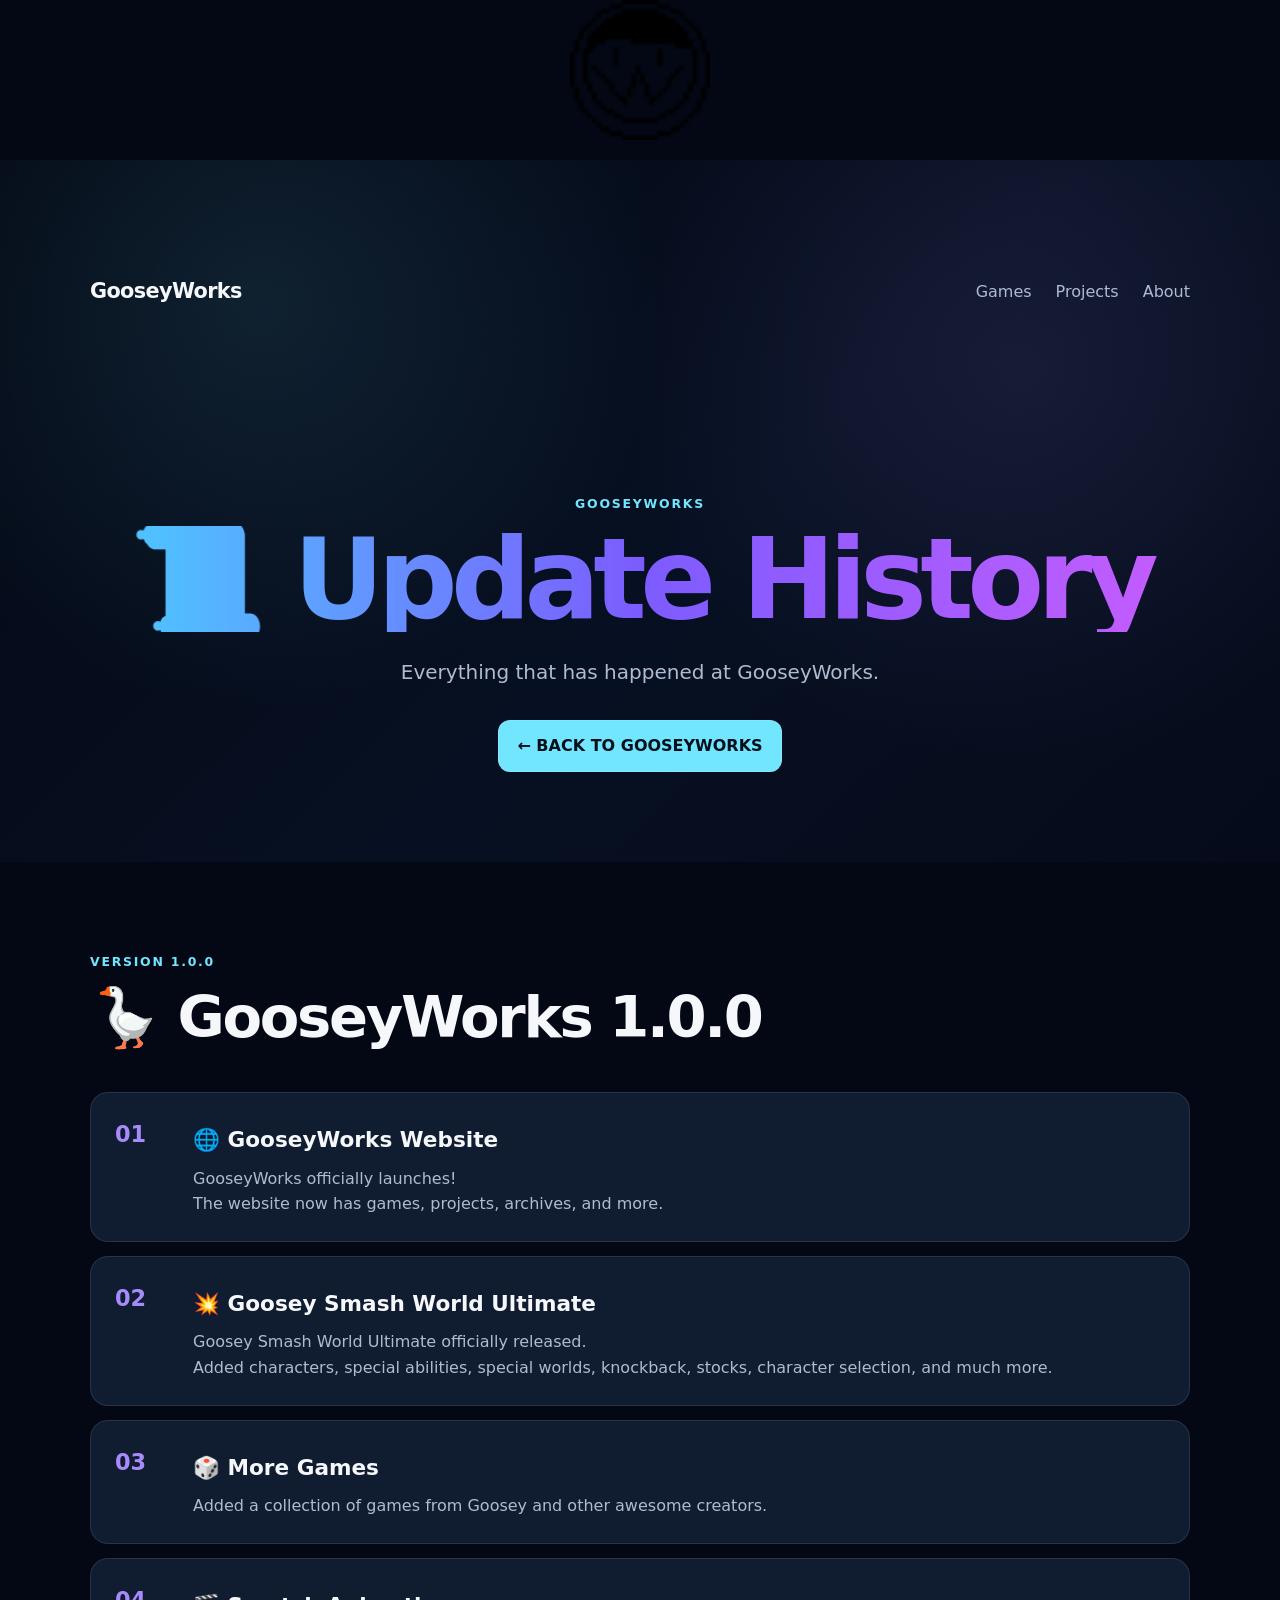
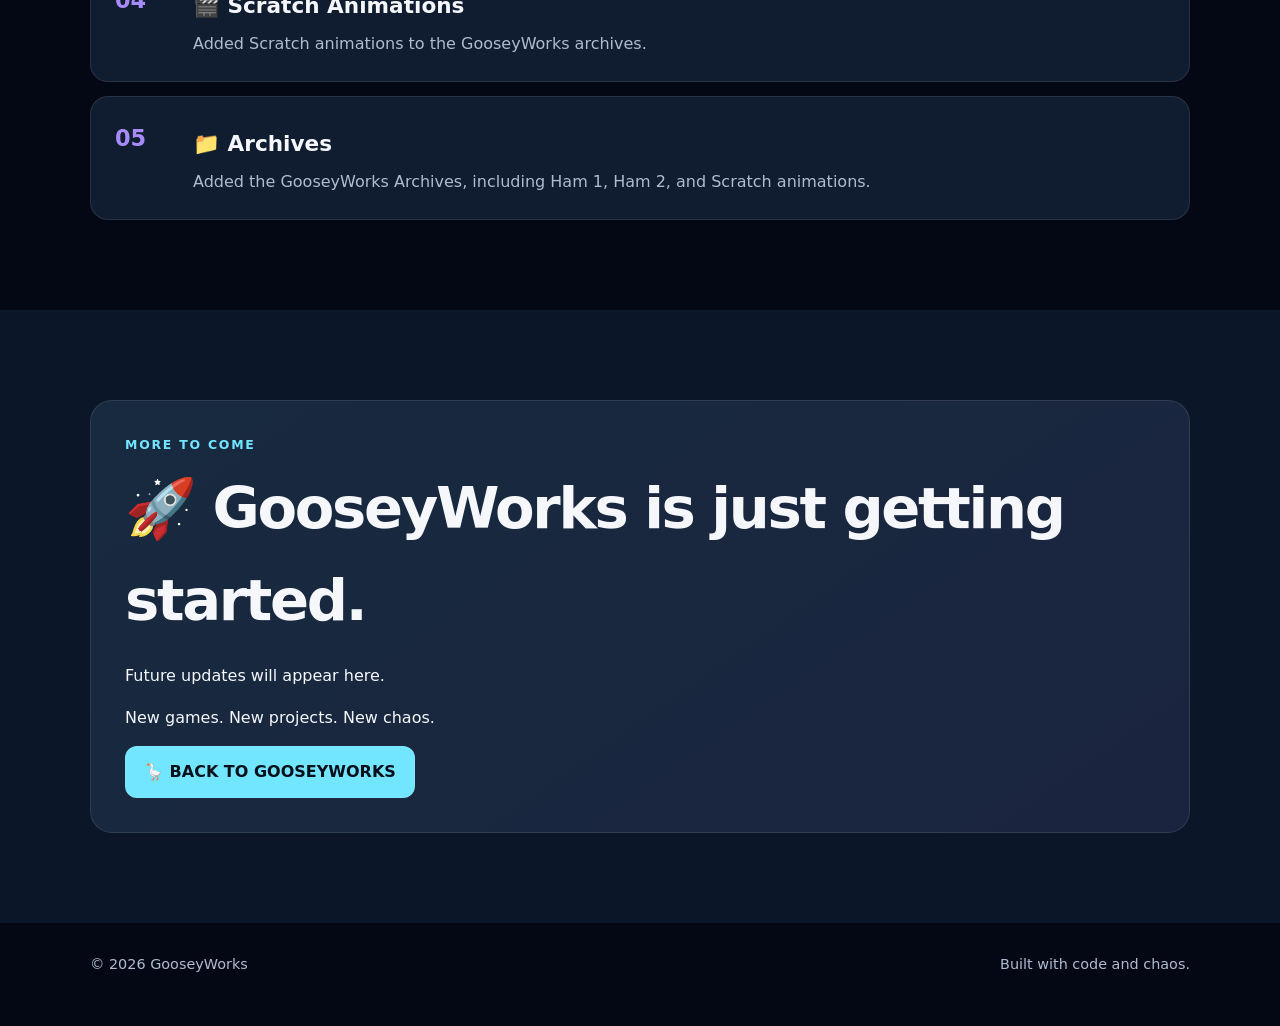
<file: updates.html>
<!doctype html>
<html lang="en">

<head>

  <meta charset="utf-8">

  <meta
    name="viewport"
    content="width=device-width, initial-scale=1"
  >

  <title>GooseyWorks — Update History</title>

  <link
    rel="stylesheet"
    href="style.css"
  >

  <link
    rel="icon"
    type="image/png"
    href="logo.png"
  >

</head>


<body>

  <img
    src="logo.png"
    alt="GooseyWorks logo"
    class="site-logo"
  >


  <header class="hero">

    <nav class="nav">

      <div class="logo">
        GooseyWorks
      </div>

      <div class="nav-links">

        <a href="index.html#arcade">
          Games
        </a>

        <a href="index.html#projects">
          Projects
        </a>

        <a href="index.html#about">
          About
        </a>

      </div>

    </nav>


    <div class="hero-content">

      <div class="eyebrow">
        GOOSEYWORKS
      </div>

      <h1>
        📜 Update History
      </h1>

      <p>
        Everything that has happened at GooseyWorks.
      </p>

      <a
        class="button"
        href="index.html"
      >
        ← BACK TO GOOSEYWORKS
      </a>

    </div>

  </header>


  <main>


    <!-- ========================= -->
    <!-- VERSION 1.0.0 -->
    <!-- ========================= -->

    <section class="section">

      <div class="eyebrow">
        VERSION 1.0.0
      </div>

      <h2>
        🪿 GooseyWorks 1.0.0
      </h2>

      <div class="project-list">


        <div class="project">

          <div class="number">
            01
          </div>

          <div>

            <h3>
              🌐 GooseyWorks Website
            </h3>

            <p>
              GooseyWorks officially launches!
            </p>

            <p>
              The website now has games,
              projects, archives, and more.
            </p>

          </div>

        </div>


        <div class="project">

          <div class="number">
            02
          </div>

          <div>

            <h3>
              💥 Goosey Smash World Ultimate
            </h3>

            <p>
              Goosey Smash World Ultimate
              officially released.
            </p>

            <p>
              Added characters, special abilities,
              special worlds, knockback,
              stocks, character selection,
              and much more.
            </p>

          </div>

        </div>


        <div class="project">

          <div class="number">
            03
          </div>

          <div>

            <h3>
              🎲 More Games
            </h3>

            <p>
              Added a collection of games from
              Goosey and other awesome creators.
            </p>

          </div>

        </div>


        <div class="project">

          <div class="number">
            04
          </div>

          <div>

            <h3>
              🎬 Scratch Animations
            </h3>

            <p>
              Added Scratch animations to the
              GooseyWorks archives.
            </p>

          </div>

        </div>


        <div class="project">

          <div class="number">
            05
          </div>

          <div>

            <h3>
              📁 Archives
            </h3>

            <p>
              Added the GooseyWorks Archives,
              including Ham 1, Ham 2,
              and Scratch animations.
            </p>

          </div>

        </div>


      </div>

    </section>


    <!-- ========================= -->
    <!-- FUTURE UPDATES -->
    <!-- ========================= -->

    <section class="section alt">

      <div class="about-box">

        <div class="eyebrow">
          MORE TO COME
        </div>

        <h2>
          🚀 GooseyWorks is just getting started.
        </h2>

        <p>
          Future updates will appear here.
        </p>

        <p>
          New games. New projects.
          New chaos.
        </p>

        <a
          class="button"
          href="index.html"
        >
          🪿 BACK TO GOOSEYWORKS
        </a>

      </div>

    </section>


  </main>


  <footer>

    <span>
      © 2026 GooseyWorks
    </span>

    <span>
      Built with code and chaos.
    </span>

  </footer>


</body>

</html>
</file>
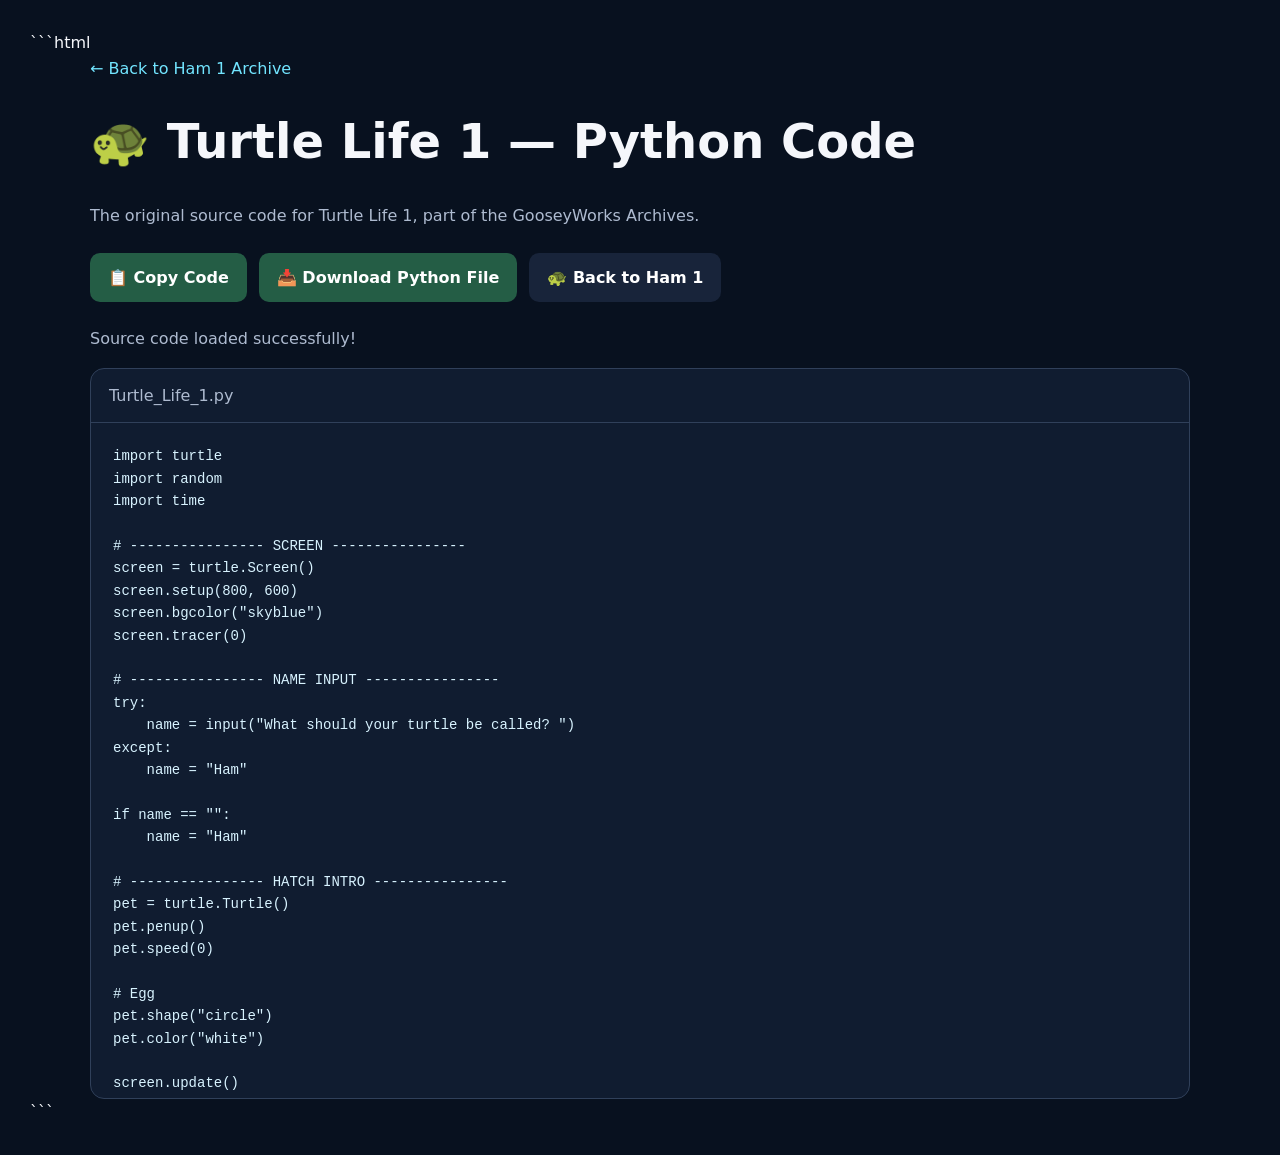
<file: archives/ham1/code.html>
```html
<!doctype html>
<html lang="en">
<head>
    <meta charset="utf-8">
    <meta name="viewport" content="width=device-width, initial-scale=1">

    <title>Turtle Life 1 — Python Code | GooseyWorks</title>
    <link rel="icon" type="image/png" href="../../logo.png">

    <style>
        * {
            box-sizing: border-box;
        }

        body {
            margin: 0;
            padding: 30px;
            background: #08111f;
            color: #f5f7fb;
            font-family: system-ui, sans-serif;
            line-height: 1.6;
        }

        main {
            max-width: 1100px;
            margin: auto;
        }

        a {
            color: #72e5ff;
            text-decoration: none;
        }

        h1 {
            font-size: clamp(2rem, 6vw, 3rem);
            line-height: 1.2;
        }

        .muted {
            color: #aebbd0;
        }

        .buttons {
            display: flex;
            flex-wrap: wrap;
            gap: 12px;
            margin: 24px 0;
        }

        button,
        .button {
            display: inline-block;
            padding: 12px 18px;
            border: 0;
            border-radius: 10px;
            background: #245d45;
            color: white;
            font: inherit;
            font-weight: 800;
            text-decoration: none;
            cursor: pointer;
        }

        button:hover,
        .button:hover {
            background: #347b5b;
        }

        .secondary {
            background: #18243a;
        }

        .secondary:hover {
            background: #243653;
        }

        .code-panel {
            overflow: hidden;
            border: 1px solid #30405a;
            border-radius: 14px;
            background: #101c30;
        }

        .code-heading {
            padding: 14px 18px;
            border-bottom: 1px solid #30405a;
            color: #aebbd0;
        }

        pre {
            margin: 0;
            padding: 22px;
            overflow: auto;
            max-height: 75vh;
            white-space: pre;
            tab-size: 4;
            font-size: 14px;
            line-height: 1.6;
        }

        code {
            font-family: "SFMono-Regular", Consolas, monospace;
            color: #d8f3ff;
        }

        #status {
            white-space: pre-wrap;
        }

        @media (max-width: 600px) {
            body {
                padding: 18px;
            }

            pre {
                padding: 14px;
                font-size: 12px;
            }
        }
    </style>
</head>

<body>
<main>
    <a href="index.html">← Back to Ham 1 Archive</a>

    <h1>🐢 Turtle Life 1 — Python Code</h1>

    <p class="muted">
        The original source code for Turtle Life 1, part of the
        GooseyWorks Archives.
    </p>

    <div class="buttons">
        <button id="copyButton" type="button">📋 Copy Code</button>

        <a class="button" href="Turtle_Life_1.py" download>
            📥 Download Python File
        </a>

        <a class="button secondary" href="index.html">
            🐢 Back to Ham 1
        </a>
    </div>

    <p id="status" class="muted">Loading Python source code...</p>

    <div class="code-panel">
        <div class="code-heading">Turtle_Life_1.py</div>
        <pre><code id="source">Loading...</code></pre>
    </div>
</main>

<script>
const source = document.getElementById("source");
const statusMessage = document.getElementById("status");
const copyButton = document.getElementById("copyButton");

async function loadCode() {
    try {
        const response = await fetch("./Turtle_Life_1.py");

        if (!response.ok) {
            throw new Error("HTTP " + response.status);
        }

        const code = await response.text();
        source.textContent = code;
        statusMessage.textContent = "Source code loaded successfully!";
    } catch (error) {
        source.textContent = "The source code could not be loaded.";
        statusMessage.textContent =
            "Unable to load Turtle_Life_1.py (" + error.message + ").\n" +
            "Check that the Python file is uploaded beside code.html " +
            "in archives/ham1/ and that its capitalization matches exactly.";
    }
}

copyButton.addEventListener("click", async () => {
    const code = source.textContent;

    if (
        !code ||
        code === "Loading..." ||
        code === "The source code could not be loaded."
    ) {
        alert("The Python code has not loaded yet!");
        return;
    }

    try {
        await navigator.clipboard.writeText(code);
        alert("Turtle Life 1 code copied!");
    } catch (error) {
        alert("Automatic copying failed. You can select the displayed code and copy it manually.");
    }
});

loadCode();
</script>
</body>
</html>
```
</file>
<file: style.css>
:root {
  --bg: #030814;
  --panel: #101c30;
  --panel2: #15243d;
  --text: #f5f7fb;
  --muted: #aebbd0;
  --accent: #72e5ff;
  --accent2: #a78bfa;
  --border: rgba(255,255,255,.10);
  --max: 1100px;
}

* {
  box-sizing: border-box;
}

html {
  scroll-behavior: smooth;
}

body {
  margin: 0;
  font-family:
    system-ui,
    -apple-system,
    BlinkMacSystemFont,
    "Segoe UI",
    sans-serif;
  background: var(--bg);
  color: var(--text);
  line-height: 1.6;
}

a {
  color: inherit;
  text-decoration: none;
}

/* =========================================
   🌌 HERO
   ========================================= */

.hero {
  min-height: 78vh;

  background:
    radial-gradient(
      circle at 20% 20%,
      rgba(114,229,255,.10),
      transparent 35%
    ),
    radial-gradient(
      circle at 80% 30%,
      rgba(167,139,250,.10),
      transparent 35%
    ),
    linear-gradient(
      135deg,
      #030814,
      #071022 55%,
      #050b1a
    );

  display: flex;
  flex-direction: column;
}

/* =========================================
   🧭 NAVIGATION
   ========================================= */

.nav {
  width: min(var(--max),calc(100% - 40px));
  margin: auto;
  padding: 22px 0;

  display: flex;
  justify-content: space-between;
  align-items: center;
}

.logo {
  font-weight: 900;
  font-size: 1.3rem;
  letter-spacing: -.03em;
}

.nav-links {
  display: flex;
  gap: 24px;
  color: var(--muted);
}

.nav-links a:hover {
  color: var(--text);
}

/* =========================================
   🪿 HERO CONTENT
   ========================================= */

.hero-content {
  width: min(var(--max),calc(100% - 40px));
  margin: auto;
  padding: 80px 0;
}

.eyebrow,
.tag {
  color: var(--accent);
  font-size: .78rem;
  font-weight: 800;
  letter-spacing: .14em;
  text-transform: uppercase;
}

.hero h1 {
  margin: 8px 0 0;

  font-size: clamp(3.4rem,9vw,7rem);
  line-height: .95;
  letter-spacing: -.06em;

  background:
    linear-gradient(
      90deg,
      #4cc9ff,
      #7c5cff,
      #c45cff
    );

  -webkit-background-clip: text;
  -webkit-text-fill-color: transparent;
  background-clip: text;
}

.hero p {
  max-width: 650px;
  color: var(--muted);
  font-size: 1.25rem;
  margin: 24px 0 32px;
}

/* =========================================
   🔘 BUTTONS
   ========================================= */

.button,
.card-button {
  display: inline-block;
  padding: 12px 18px;
  border: 1px solid var(--border);
  border-radius: 12px;
  font-weight: 800;
}

.button {
  background: var(--accent);
  color: #06101b;
}

.card-button {
  margin-top: auto;
  background: var(--panel2);
}

/* =========================================
   📦 SECTIONS
   ========================================= */

.section {
  width: min(var(--max),calc(100% - 40px));
  margin: auto;
  padding: 90px 0;
}

.section.alt {
  width: 100%;
  padding-left: max(20px,calc((100% - var(--max))/2));
  padding-right: max(20px,calc((100% - var(--max))/2));
  background: #0b1628;
}

.section h2 {
  font-size: clamp(2.2rem,5vw,3.6rem);
  margin: 0 0 8px;
  letter-spacing: -.04em;
}

.section-intro {
  color: var(--muted);
  margin-top: 0;
}

/* =========================================
   📣 ANNOUNCEMENT GRID
   ========================================= */

.grid {
  display: grid;
  grid-template-columns: repeat(3,1fr);
  gap: 18px;
  margin-top: 28px;
}

.card {
  min-height: 320px;
  padding: 26px;

  display: flex;
  flex-direction: column;

  border: 1px solid var(--border);
  border-radius: 20px;
  background: var(--panel);
}

.featured {
  background:
    linear-gradient(
      145deg,
      rgba(114,229,255,.1),
      rgba(167,139,250,.1)
    ),
    var(--panel);
}

.icon {
  font-size: 2.6rem;
  margin-bottom: 12px;
}

.card h3,
.project h3 {
  margin: 6px 0 8px;
  font-size: 1.35rem;
}

.card p {
  color: var(--muted);
}

/* =========================================
   🛠️ PROJECTS
   ========================================= */

.project-list {
  display: grid;
  gap: 14px;
  margin-top: 28px;
}

.project {
  display: grid;
  grid-template-columns: 60px 1fr;
  gap: 18px;

  padding: 24px;

  border: 1px solid var(--border);
  border-radius: 18px;
  background: var(--panel);
}

.project p {
  margin: 0;
  color: var(--muted);
}

.number {
  font-size: 1.4rem;
  font-weight: 900;
  color: var(--accent2);
}

/* =========================================
   ℹ️ ABOUT
   ========================================= */

.about-box {
  padding: 34px;

  border: 1px solid var(--border);
  border-radius: 22px;

  background:
    linear-gradient(
      145deg,
      rgba(114,229,255,.07),
      rgba(167,139,250,.07)
    ),
    var(--panel);
}

.about-box h2 {
  margin-top: 8px;
}

/* =========================================
   🦶 FOOTER
   ========================================= */

footer {
  width: min(var(--max),calc(100% - 40px));
  margin: auto;
  padding: 30px 0 50px;

  display: flex;
  justify-content: space-between;

  color: var(--muted);
  font-size: .9rem;
}

/* =========================================
   🪿 LOGO
   ========================================= */

.site-logo {
  width: 140px;
  height: 140px;
  object-fit: contain;
  display: block;
  margin: 0 auto 20px;
}

/* =========================================
   🎮 GAMES
   ========================================= */

.games-section {
  max-width: 1100px;
  margin: 80px auto;
  padding: 0 24px;
}

.games-section h2 {
  font-size: 3rem;
  margin: 0 0 30px;
}

.games-grid {
  display: grid;
  grid-template-columns: repeat(2, 1fr);
  gap: 22px;
}

.game-card {
  padding: 28px;

  border: 1px solid rgba(255,255,255,0.10);
  border-radius: 20px;

  background: #101c30;
  color: #f5f7fb;

  box-shadow: 0 8px 0 #070c14;

  transition:
    transform 0.2s ease,
    box-shadow 0.2s ease;
}

.game-card:hover {
  transform: translateY(-6px);
  box-shadow: 0 14px 0 #070c14;
}

.game-card-icon {
  font-size: 3rem;
  margin-bottom: 10px;
}

.game-card h3 {
  margin: 0 0 10px;
  font-size: 1.5rem;
}

.game-card p {
  margin-bottom: 22px;
}

.game-button {
  display: inline-block;
  padding: 14px 24px;

  border: 2px solid rgba(255,255,255,0.18);
  border-radius: 12px;

  background: #18243a;
  color: #ffffff;

  font-weight: 900;
  text-decoration: none;
  letter-spacing: 0.03em;

  box-shadow: 0 5px 0 #080d16;

  transition:
    transform 0.15s ease,
    box-shadow 0.15s ease,
    background 0.15s ease;
}

.game-button:hover {
  transform: translateY(-4px) scale(1.02);
  background: #243653;
  box-shadow: 0 9px 0 #080d16;
}

.game-button:active {
  transform: translateY(3px) scale(0.98);
  box-shadow: 0 2px 0 #080d16;
}

/* =========================================
   📁 ARCHIVES
   ========================================= */

.archive-project {
  display: grid;
  color: inherit;
  text-decoration: none;
  cursor: pointer;
}

.archive-project:hover {
  transform: translateY(-4px);
  background: #15243d;
}

/* =========================================
   🐛 BUG BUTTON
   ========================================= */

.bug-button {
  display: inline-block;
  position: relative;

  margin: 30px auto;
  padding: 20px 40px;

  background:
    linear-gradient(
      135deg,
      #ff3030,
      #ff6a00,
      #ffb000
    );

  color: white;

  font-size: 1.25rem;
  font-weight: 900;
  letter-spacing: 1px;

  text-decoration: none;

  border: 3px solid #fff;
  border-radius: 18px;

  box-shadow:
    0 0 12px rgba(255,50,50,0.8),
    0 0 30px rgba(255,110,0,0.55),
    0 10px 30px rgba(0,0,0,0.35);

  overflow: hidden;

  transition:
    transform 0.15s ease,
    box-shadow 0.15s ease;

  animation: bugPulse 1.8s infinite;
}

.bug-button::before {
  content: "";
  position: absolute;

  top: 0;
  left: -120%;

  width: 70%;
  height: 100%;

  background: rgba(255,255,255,0.3);

  transform: skewX(-25deg);

  transition: left 0.45s ease;
}

@keyframes bugPulse {
  0%,100% {
    box-shadow:
      0 0 12px rgba(255,50,50,0.8),
      0 0 30px rgba(255,110,0,0.55),
      0 10px 30px rgba(0,0,0,0.35);
  }

  50% {
    box-shadow:
      0 0 22px rgba(255,30,30,1),
      0 0 45px rgba(255,150,0,0.8),
      0 12px 35px rgba(0,0,0,0.45);
  }
}

.bug-button:hover {
  transform:
    translateY(-5px)
    scale(1.06)
    rotate(1deg);

  box-shadow:
    0 0 25px rgba(255,30,30,1),
    0 0 55px rgba(255,120,0,0.9),
    0 15px 40px rgba(0,0,0,0.5);
}

.bug-button:hover::before {
  left: 130%;
}

.bug-button:active {
  transform: scale(0.97);
}

/* =========================================
   🤖 AI BUTTON
   ========================================= */

.ai-button {
  display: inline-block;
  position: relative;

  margin: 30px auto;
  padding: 20px 40px;

  background:
    linear-gradient(
      135deg,
      #00e5ff,
      #7a5cff,
      #ff4fd8
    );

  color: white;

  font-size: 1.25rem;
  font-weight: 900;
  letter-spacing: 1px;

  text-decoration: none;

  border: 3px solid white;
  border-radius: 18px;

  box-shadow:
    0 0 15px rgba(0,229,255,0.6),
    0 0 30px rgba(122,92,255,0.5),
    0 10px 30px rgba(0,0,0,0.35);

  overflow: hidden;

  transition:
    transform 0.2s ease,
    box-shadow 0.2s ease;
}

.ai-button::before {
  content: "";
  position: absolute;

  top: 0;
  left: -120%;

  width: 80%;
  height: 100%;

  background: rgba(255,255,255,0.25);

  transform: skewX(-25deg);

  transition: left 0.5s ease;
}

.ai-button:hover {
  transform:
    translateY(-5px)
    scale(1.06)
    rotate(-1deg);

  box-shadow:
    0 0 20px rgba(0,229,255,0.9),
    0 0 45px rgba(255,79,216,0.7),
    0 15px 35px rgba(0,0,0,0.45);
}

.ai-button:hover::before {
  left: 130%;
}

.ai-button:active {
  transform: scale(0.98);
}

/* =========================================
   🌎 LANGUAGE SELECTOR
   ========================================= */

.language-select {
  appearance: none;
  -webkit-appearance: none;

  padding: 12px 40px 12px 42px;

  background: #18243a;
  color: #ffffff;

  border: 2px solid rgba(255,255,255,0.18);
  border-radius: 12px;

  font-family: inherit;
  font-size: 14px;
  font-weight: 900;

  cursor: pointer;

  box-shadow: 0 5px 0 #080d16;

  background-image:
    linear-gradient(45deg, transparent 50%, #ffffff 50%),
    linear-gradient(135deg, #ffffff 50%, transparent 50%);

  background-position:
    calc(100% - 17px) 50%,
    calc(100% - 11px) 50%;

  background-size:
    6px 6px,
    6px 6px;

  background-repeat: no-repeat;

  transition:
    transform 0.15s ease,
    box-shadow 0.15s ease,
    background 0.15s ease;
}

.language-select:hover {
  transform: translateY(-4px);
  background: #243653;
  box-shadow: 0 9px 0 #080d16;
}

.language-select:active {
  transform: translateY(3px);
  box-shadow: 0 2px 0 #080d16;
}

.language-select:focus {
  outline: none;
}

.language-selector {
  position: relative;
}

.language-selector::before {
  content: "🌎";

  position: absolute;
  left: 13px;
  top: 50%;

  transform: translateY(-50%);

  font-size: 18px;

  pointer-events: none;
  z-index: 2;
}

/* =========================================
   💬 DISCORD BUTTON
   ========================================= */

.discord-button {
  display: inline-block;
  position: relative;

  margin: 30px auto;
  padding: 20px 40px;

  background:
    linear-gradient(
      135deg,
      #6d5cff,
      #9b4dff,
      #d94dff
    );

  color: white;

  font-size: 1.25rem;
  font-weight: 900;
  letter-spacing: 1px;

  text-decoration: none;

  border: 3px solid white;
  border-radius: 18px;

  box-shadow:
    0 0 8px #7c5cff,
    0 0 18px #7c5cff,
    0 0 35px #b14dff,
    0 0 65px #d94dff,
    0 10px 30px rgba(0,0,0,0.4);

  overflow: hidden;

  transition:
    transform 0.2s ease,
    box-shadow 0.2s ease;

  animation: neonDiscordPulse 1.4s infinite;
}

.discord-button::before {
  content: "";
  position: absolute;

  top: 0;
  left: -120%;

  width: 80%;
  height: 100%;

  background: rgba(255,255,255,0.4);

  transform: skewX(-25deg);

  transition: left 0.45s ease;
}

@keyframes neonDiscordPulse {

  0%,100% {
    box-shadow:
      0 0 8px #7c5cff,
      0 0 18px #7c5cff,
      0 0 35px #b14dff,
      0 0 65px #d94dff,
      0 10px 30px rgba(0,0,0,0.4);
  }

  50% {
    box-shadow:
      0 0 12px #9b7cff,
      0 0 30px #9b7cff,
      0 0 55px #d94dff,
      0 0 90px #ff6bff,
      0 12px 40px rgba(0,0,0,0.5);
  }
}

.discord-button:hover {
  transform:
    translateY(-6px)
    scale(1.08)
    rotate(1deg);

  box-shadow:
    0 0 15px #8f7cff,
    0 0 35px #8f7cff,
    0 0 65px #d94dff,
    0 0 110px #ff6bff,
    0 15px 45px rgba(0,0,0,0.55);
}

.discord-button:hover::before {
  left: 130%;
}

.discord-button:active {
  transform: scale(0.97);
}

/* =========================================
   📱 RESPONSIVE
   ========================================= */

@media (max-width: 820px) {

  .grid {
    grid-template-columns: 1fr;
  }

  .nav-links {
    display: none;
  }

  footer {
    flex-direction: column;
    gap: 8px;
  }
}

@media (max-width: 700px) {

  .games-grid {
    grid-template-columns: 1fr;
  }

  .games-section h2 {
    font-size: 2.3rem;
  }
}
/* =========================================
   🪿 CENTER THE MAIN GOOSEYWORKS SCREEN
   ========================================= */

.hero-content {
  text-align: center;
  display: flex;
  flex-direction: column;
  align-items: center;
  justify-content: center;
}

.hero-content .eyebrow {
  text-align: center;
}

.hero h1 {
  width: 100%;
  margin: 8px auto 0;

  text-align: center;

  font-size: clamp(3.4rem, 9vw, 7rem);
  line-height: .95;
  letter-spacing: -.06em;

  background: linear-gradient(
    90deg,
    #4cc9ff 0%,
    #7c5cff 50%,
    #c45cff 100%
  );

  background-size: 100% 100%;
  background-repeat: no-repeat;

  -webkit-background-clip: text;
  -webkit-text-fill-color: transparent;
  background-clip: text;

  color: transparent;
}

.hero p {
  width: 100%;
  max-width: 650px;

  margin: 24px auto 32px;

  text-align: center;
}

.hero-content .button {
  margin-left: auto;
  margin-right: auto;
}

/* Center the profile card in the opening screen */
.profile-card {
  margin-left: auto;
  margin-right: auto;
  text-align: center;
}

/* Center the Classroom card in the opening screen */
.hero > .game-card {
  margin-left: auto;
  margin-right: auto;
  text-align: center;
}

/* Keep the navigation normally aligned */
.nav {
  width: min(var(--max), calc(100% - 40px));
}
/* =========================================
   🎯 PERFECTLY CENTER THE GOOSEYWORKS HERO
   ========================================= */

.hero {
  align-items: center;
  text-align: center;
}

.hero-content {
  width: min(var(--max), calc(100% - 40px));
  max-width: var(--max);
  margin: 0 auto;
  padding: 70px 20px 90px;

  display: flex;
  flex-direction: column;
  align-items: center;
  justify-content: center;

  text-align: center;
}

.hero-content .eyebrow {
  width: 100%;
  text-align: center;
}

.hero h1 {
  width: 100%;
  margin: 12px auto 0;

  text-align: center;

  font-size: clamp(3.4rem, 9vw, 7rem);
  line-height: .95;
  letter-spacing: -.06em;

  background: linear-gradient(
    90deg,
    #4cc9ff 0%,
    #7c5cff 50%,
    #c45cff 100%
  );

  -webkit-background-clip: text;
  -webkit-text-fill-color: transparent;
  background-clip: text;
  -webkit-text-fill-color: transparent;
}

.hero-content p {
  width: 100%;
  max-width: 650px;

  margin: 24px auto 32px;

  text-align: center;
}

.hero-content .button {
  display: inline-block;
  margin: 0 auto;
}

.profile-card {
  width: min(500px, calc(100% - 40px));
  margin: 20px auto;

  text-align: center;
}

.hero > .game-card {
  width: min(500px, calc(100% - 40px));
  margin: 20px auto;

  text-align: center;
}

/* Keep the top navigation centered within the page */
.nav {
  width: min(var(--max), calc(100% - 40px));
  margin-left: auto;
  margin-right: auto;
}
</file>
<file: archives/ham1/style.css>
pre {
    margin: 0;
    padding: 20px;
    overflow-x: auto;
    border-radius: 14px;
    background: #08111f;
    color: #f5f7fb;
    border: 1px solid rgba(255,255,255,.10);
}

code {
    font-family: "Courier New", monospace;
    white-space: pre;
}
</file>
